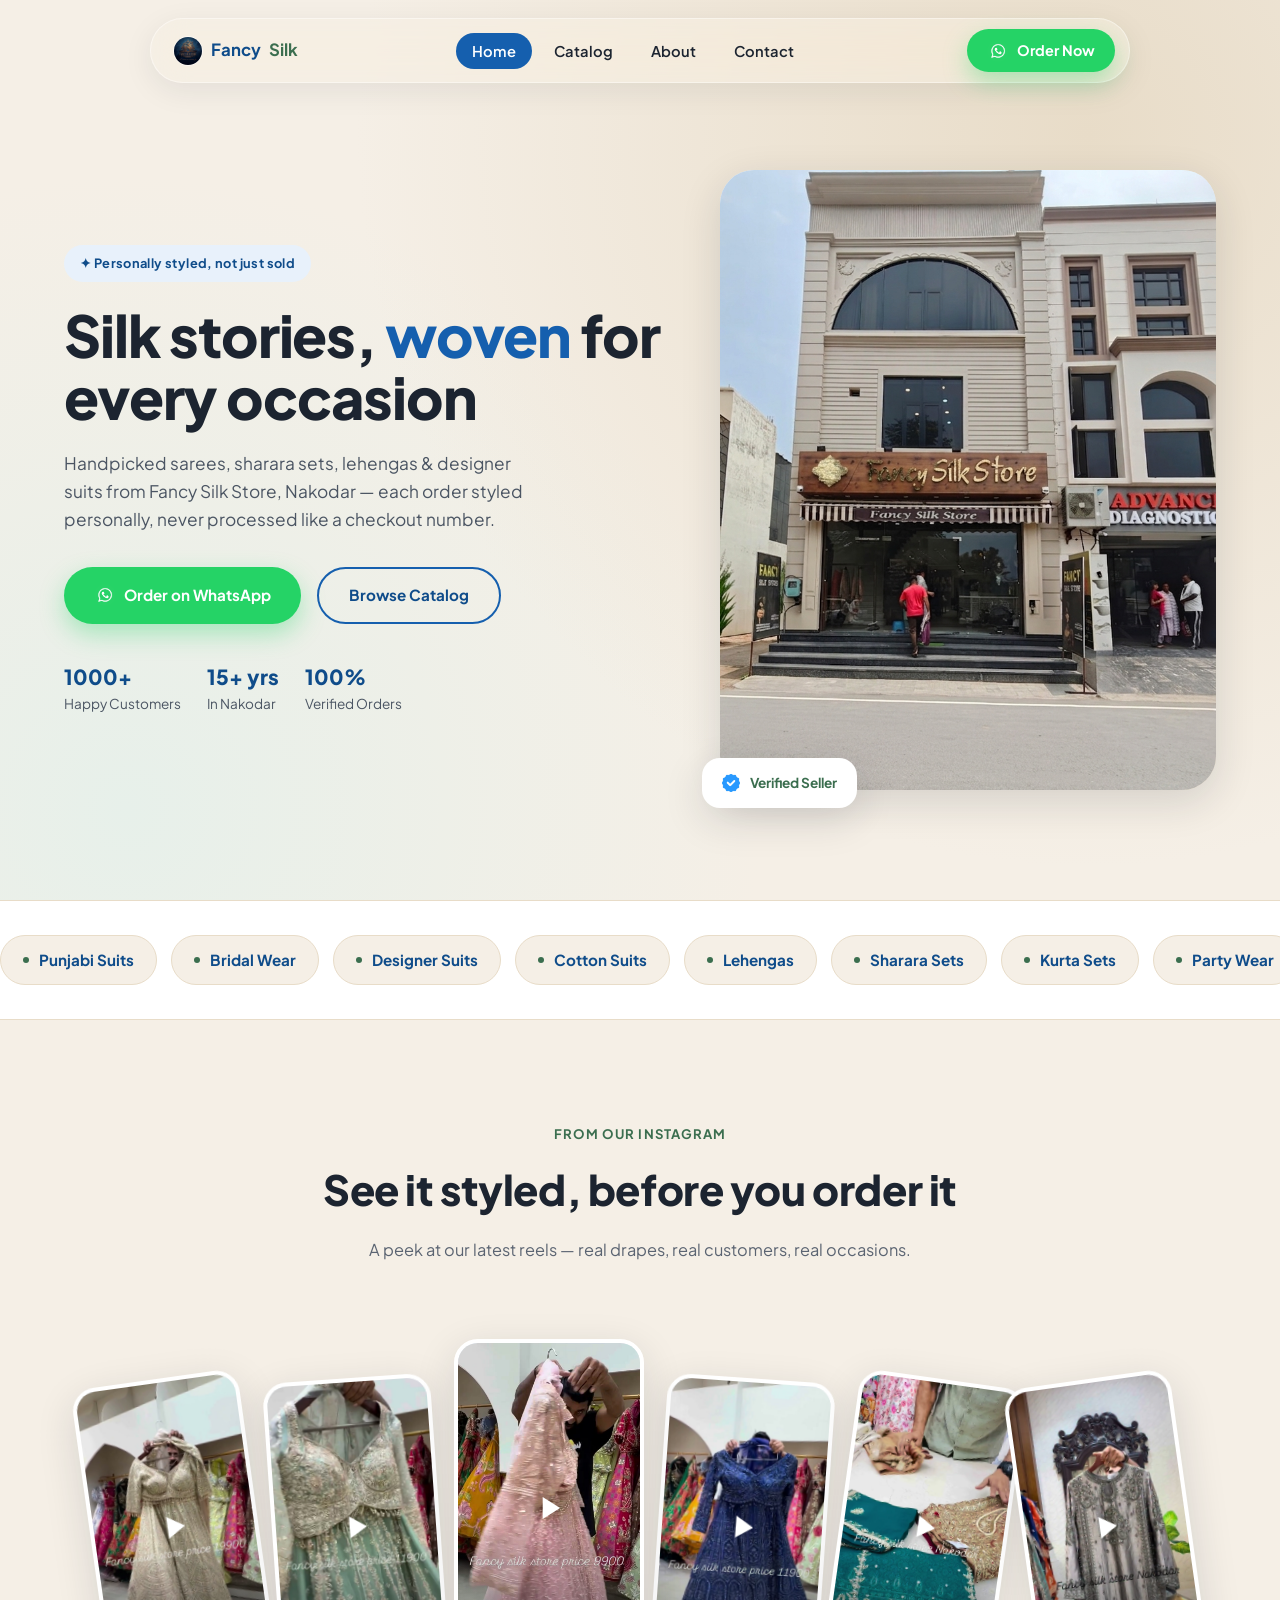
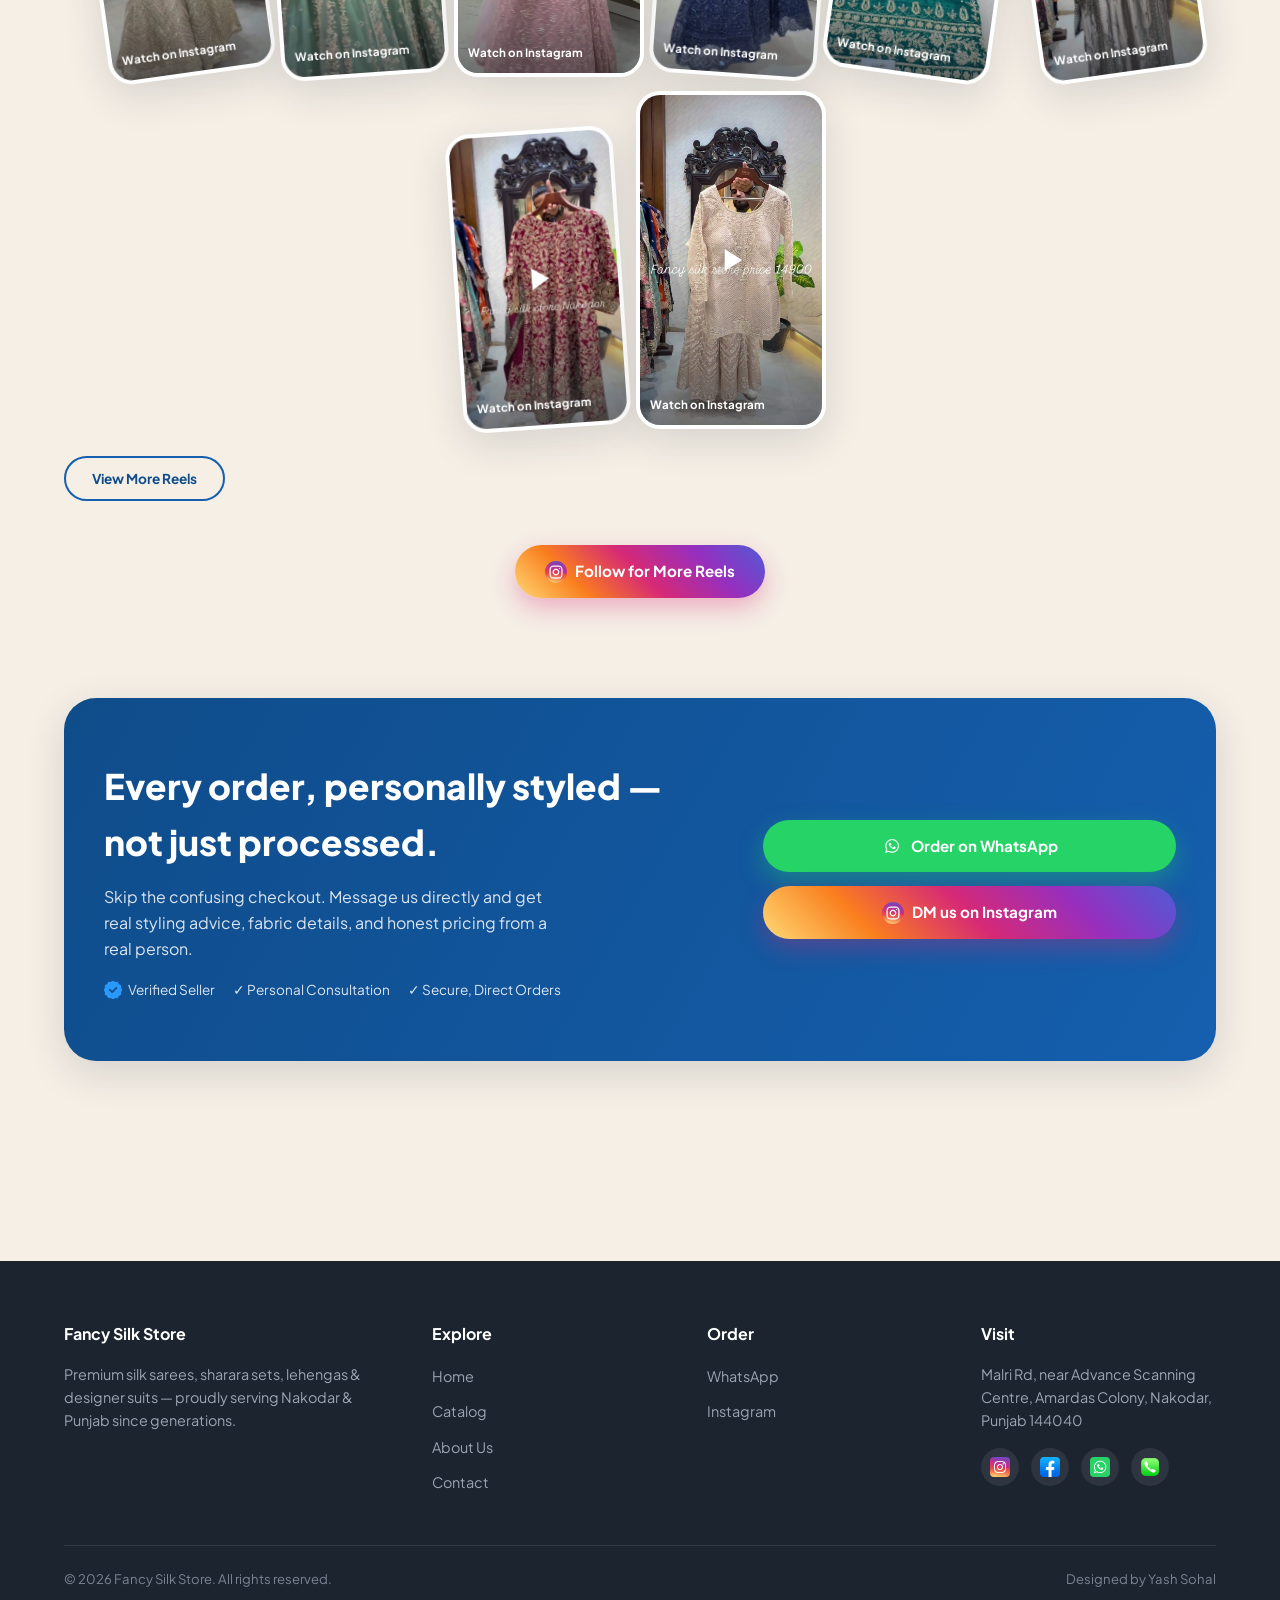
<file: index.html>
<!DOCTYPE html>
<html lang="en">
<head>
<meta charset="UTF-8">
<meta name="viewport" content="width=device-width, initial-scale=1.0">
<title>Fancy Silk Store — Premium Silk Sarees, Suits & Lehengas in Nakodar, Punjab</title>
<meta name="description" content="Fancy Silk Store, Nakodar — handpicked silk sarees, sharara sets, lehengas & designer suits. Personally styled orders via WhatsApp & Instagram. Visit our store or shop from home.">
<meta name="keywords" content="Fancy Silk Store, silk sarees Nakodar, lehenga Punjab, sharara sets, designer suits Nakodar, saree shop Jalandhar">
<meta name="robots" content="index, follow">
<link rel="canonical" href="https://fancysilkstore.com/">
<meta name="theme-color" content="#155FAE">

<!-- Open Graph -->
<meta property="og:type" content="website">
<meta property="og:site_name" content="Fancy Silk Store">
<meta property="og:title" content="Fancy Silk Store — Premium Silk Sarees, Suits & Lehengas">
<meta property="og:description" content="Handpicked silk sarees, sharara sets, lehengas & designer suits — personally styled orders via WhatsApp & Instagram.">
<meta property="og:url" content="https://fancysilkstore.com/">
<meta property="og:image" content="https://fancysilkstore.com/assets/images/og-home.jpg">
<meta property="og:locale" content="en_IN">

<!-- Twitter -->
<meta name="twitter:card" content="summary_large_image">
<meta name="twitter:title" content="Fancy Silk Store — Premium Silk Sarees, Suits & Lehengas">
<meta name="twitter:description" content="Handpicked silk sarees, sharara sets, lehengas & designer suits — personally styled orders via WhatsApp & Instagram.">
<meta name="twitter:image" content="https://fancysilkstore.com/assets/images/og-home.jpg">

<link rel="icon" href="/favicon.ico" sizes="any">
<link rel="icon" href="/assets/images/favicon-32.png" sizes="32x32" type="image/png">
<link rel="icon" href="/assets/images/favicon-16.png" sizes="16x16" type="image/png">
<link rel="apple-touch-icon" href="/assets/images/apple-touch-icon.png">
<link rel="manifest" href="/manifest.json">
<link rel="preconnect" href="https://fonts.googleapis.com">
<link rel="preconnect" href="https://fonts.gstatic.com" crossorigin>
<link href="https://fonts.googleapis.com/css2?family=Plus+Jakarta+Sans:wght@400;500;600;700;800&display=swap" rel="stylesheet">
<link rel="stylesheet" href="/assets/css/style.css?v=20">

<script type="application/ld+json">
{
  "@context": "https://schema.org",
  "@type": "ClothingStore",
  "name": "Fancy Silk Store",
  "image": "https://fancysilkstore.com/assets/images/og-home.jpg",
  "url": "https://fancysilkstore.com/",
  "telephone": "+91-8699161743",
  "priceRange": "₹₹",
  "address": {
    "@type": "PostalAddress",
    "streetAddress": "Malri Rd, near Advance Scanning Centre, Amardas Colony",
    "addressLocality": "Nakodar",
    "addressRegion": "Punjab",
    "postalCode": "144040",
    "addressCountry": "IN"
  },
  "geo": {
    "@type": "GeoCoordinates",
    "latitude": 31.1307963,
    "longitude": 75.4768162
  },
  "sameAs": [
    "https://www.instagram.com/fancy_silk_store_nakodar",
    "https://wa.me/918699161743"
  ]
}
</script>
</head>
<body>

<div class="mobile-topbar">
  <img src="/assets/images/site-logo.jpg" alt="Fancy Silk Store logo">
  <span>Fancy <em>Silk Store</em></span>
</div>
<nav class="mobile-bottombar">
  <a href="/" class="active"><span class="bubble-icon"><svg viewBox="0 0 24 24" fill="none" stroke="currentColor" stroke-width="2"><path d="M3 11l9-8 9 8v9a2 2 0 0 1-2 2h-4v-6H9v6H5a2 2 0 0 1-2-2z"/></svg></span><span>Store</span></a>
  <a href="/catalog.html"><span class="bubble-icon"><svg viewBox="0 0 24 24" fill="none" stroke="currentColor" stroke-width="2"><path d="M6 7V6a6 6 0 0 1 12 0v1M4 7h16l-1.2 13.2A2 2 0 0 1 16.8 22H7.2a2 2 0 0 1-2-1.8L4 7z"/></svg></span><span>Catalog</span></a>
  <a href="https://www.instagram.com/fancy_silk_store_nakodar" target="_blank" rel="noopener"><span class="bubble-icon"><img src="/assets/images/instagram-logo.jpg" alt=""></span><span>Instagram</span></a>
  <a href="https://wa.me/918699161743" target="_blank" rel="noopener"><span class="bubble-icon"><img src="/assets/images/whatsapp-logo.jpg" alt=""></span><span>WhatsApp</span></a>
  <a href="https://www.google.com/maps?q=Fancy+Silk+Store,Malri+Rd,Amardas+Colony,Nakodar,Punjab+144040" target="_blank" rel="noopener"><span class="bubble-icon"><svg viewBox="0 0 24 24" fill="none" stroke="currentColor" stroke-width="2"><path d="M12 21s7-7.5 7-12a7 7 0 0 0-14 0c0 4.5 7 12 7 12z"/><circle cx="12" cy="9" r="2.5"/></svg></span><span>Location</span></a>
</nav>

<nav class="site-nav">
  <a href="/" class="nav-logo"><img src="/assets/images/site-logo.jpg" alt="Fancy Silk Store logo" width="30" height="30">Fancy<span>Silk</span></a>
  <ul class="nav-links">
    <li><a href="/" class="active">Home</a></li>
    <li><a href="/catalog.html">Catalog</a></li>
    <li><a href="/about.html">About</a></li>
    <li><a href="/contact.html">Contact</a></li>
  </ul>
  <a href="https://wa.me/918699161743" class="nav-cta btn-whatsapp"><img src="/assets/images/whatsapp-logo.jpg" class="btn-icon round" alt="">Order Now</a>
  <button class="nav-toggle" aria-label="Toggle menu">☰</button>
</nav>

<header class="hero">
  <div class="container hero-grid">
    <div>
      <span class="hero-eyebrow">✦ Personally styled, not just sold</span>
      <h1>Silk stories, <em class="word-rotate" data-words="woven,styled,crafted,draped">woven</em> for every occasion</h1>
      <p>Handpicked sarees, sharara sets, lehengas & designer suits from Fancy Silk Store, Nakodar — each order styled personally, never processed like a checkout number.</p>
      <div class="hero-actions">
        <a href="https://wa.me/918699161743" class="btn btn-whatsapp"><img src="/assets/images/whatsapp-logo.jpg" class="btn-icon round" alt="">Order on WhatsApp</a>
        <a href="/catalog.html" class="btn btn-outline">Browse Catalog</a>
      </div>
      <div class="hero-trust">
        <div><strong>1000+</strong>Happy Customers</div>
        <div><strong>15+ yrs</strong>In Nakodar</div>
        <div><strong>100%</strong>Verified Orders</div>
      </div>
    </div>
    <div class="hero-visual">
      <div class="frame"><img src="/assets/images/store-front.jpg" alt="Fancy Silk Store storefront, Nakodar" loading="eager"></div>
      <div class="hero-badge"><img src="/assets/images/verified-tick.png" alt="" class="verified-tick-icon">Verified Seller</div>
    </div>
  </div>
</header>

<section class="marquee-section" aria-label="Clothing categories">
  <div class="marquee-track">
    <span class="marquee-chip"><span class="dot"></span>Punjabi Suits</span>
    <span class="marquee-chip"><span class="dot"></span>Bridal Wear</span>
    <span class="marquee-chip"><span class="dot"></span>Designer Suits</span>
    <span class="marquee-chip"><span class="dot"></span>Cotton Suits</span>
    <span class="marquee-chip"><span class="dot"></span>Lehengas</span>
    <span class="marquee-chip"><span class="dot"></span>Sharara Sets</span>
    <span class="marquee-chip"><span class="dot"></span>Kurta Sets</span>
    <span class="marquee-chip"><span class="dot"></span>Party Wear</span>
  </div>
</section>

<section class="section reels-section">
  <div class="container">
    <div class="section-head reveal">
      <span class="section-eyebrow">From Our Instagram</span>
      <h2>See it styled, before you order it</h2>
      <p>A peek at our latest reels — real drapes, real customers, real occasions.</p>
    </div>
    <div class="reels-row">
      <!-- rendered dynamically from REEL_IMAGES in products.js -->
    </div>
    <div class="reels-cta">
      <a href="https://www.instagram.com/fancy_silk_store_nakodar" target="_blank" rel="noopener" class="btn btn-instagram"><img src="/assets/images/instagram-logo.jpg" class="btn-icon round" alt="">Follow for More Reels</a>
    </div>
  </div>
</section>

<section class="section" style="padding-top:0;">
  <div class="container">
    <div class="order-band reveal">
      <div>
        <h2>Every order, personally styled — not just processed.</h2>
        <p>Skip the confusing checkout. Message us directly and get real styling advice, fabric details, and honest pricing from a real person.</p>
        <div class="order-trust">
          <span><img src="/assets/images/verified-tick.png" alt="" class="verified-tick-icon">Verified Seller</span>
          <span>✓ Personal Consultation</span>
          <span>✓ Secure, Direct Orders</span>
        </div>
      </div>
      <div class="order-actions">
        <a href="https://wa.me/918699161743" class="btn btn-whatsapp"><img src="/assets/images/whatsapp-logo.jpg" class="btn-icon round" alt="">Order on WhatsApp</a>
        <a href="https://www.instagram.com/fancy_silk_store_nakodar" target="_blank" rel="noopener" class="btn btn-instagram"><img src="/assets/images/instagram-logo.jpg" class="btn-icon round" alt="">DM us on Instagram</a>
      </div>
    </div>
  </div>
</section>

<footer class="site-footer">
  <div class="container">
    <div class="footer-grid">
      <div>
        <h4>Fancy Silk Store</h4>
        <p>Premium silk sarees, sharara sets, lehengas & designer suits — proudly serving Nakodar & Punjab since generations.</p>
      </div>
      <div>
        <h4>Explore</h4>
        <ul>
          <li><a href="/">Home</a></li>
          <li><a href="/catalog.html">Catalog</a></li>
          <li><a href="/about.html">About Us</a></li>
          <li><a href="/contact.html">Contact</a></li>
        </ul>
      </div>
      <div>
        <h4>Order</h4>
        <ul>
          <li><a href="https://wa.me/918699161743">WhatsApp</a></li>
          <li><a href="https://www.instagram.com/fancy_silk_store_nakodar">Instagram</a></li>
        </ul>
      </div>
      <div>
        <h4>Visit</h4>
        <p>Malri Rd, near Advance Scanning Centre, Amardas Colony, Nakodar, Punjab 144040</p>
        <div class="footer-social">
          <a href="https://www.instagram.com/fancy_silk_store_nakodar" target="_blank" rel="noopener" aria-label="Instagram"><img src="/assets/images/instagram-logo.jpg" alt="Instagram"></a>
          <a href="https://www.facebook.com/fancysilkstorenakoder" target="_blank" rel="noopener" aria-label="Facebook"><img src="/assets/images/facebook-logo.jpg" alt="Facebook"></a>
          <a href="https://wa.me/918699161743" target="_blank" rel="noopener" aria-label="WhatsApp"><img src="/assets/images/whatsapp-logo.jpg" alt="WhatsApp"></a>
          <a href="tel:+918699161743" aria-label="Call"><img src="/assets/images/phone-logo.png" alt="Call"></a>
        </div>
      </div>
    </div>
    <div class="footer-bottom">
      <span>© 2026 Fancy Silk Store. All rights reserved.</span>
      <span>Designed by Yash Sohal</span>
    </div>
  </div>
</footer>

<div class="reel-video-lightbox" id="reel-video-lightbox">
  <div class="reel-video-backdrop"></div>
  <div class="reel-video-card">
    <button type="button" class="reel-video-close" aria-label="Close">&times;</button>
    <video class="reel-video-player" playsinline controls></video>
  </div>
</div>

<script src="/assets/js/products.js?v=10"></script>
<script src="/assets/js/main.js?v=23"></script>
</body>
</html>
</file>
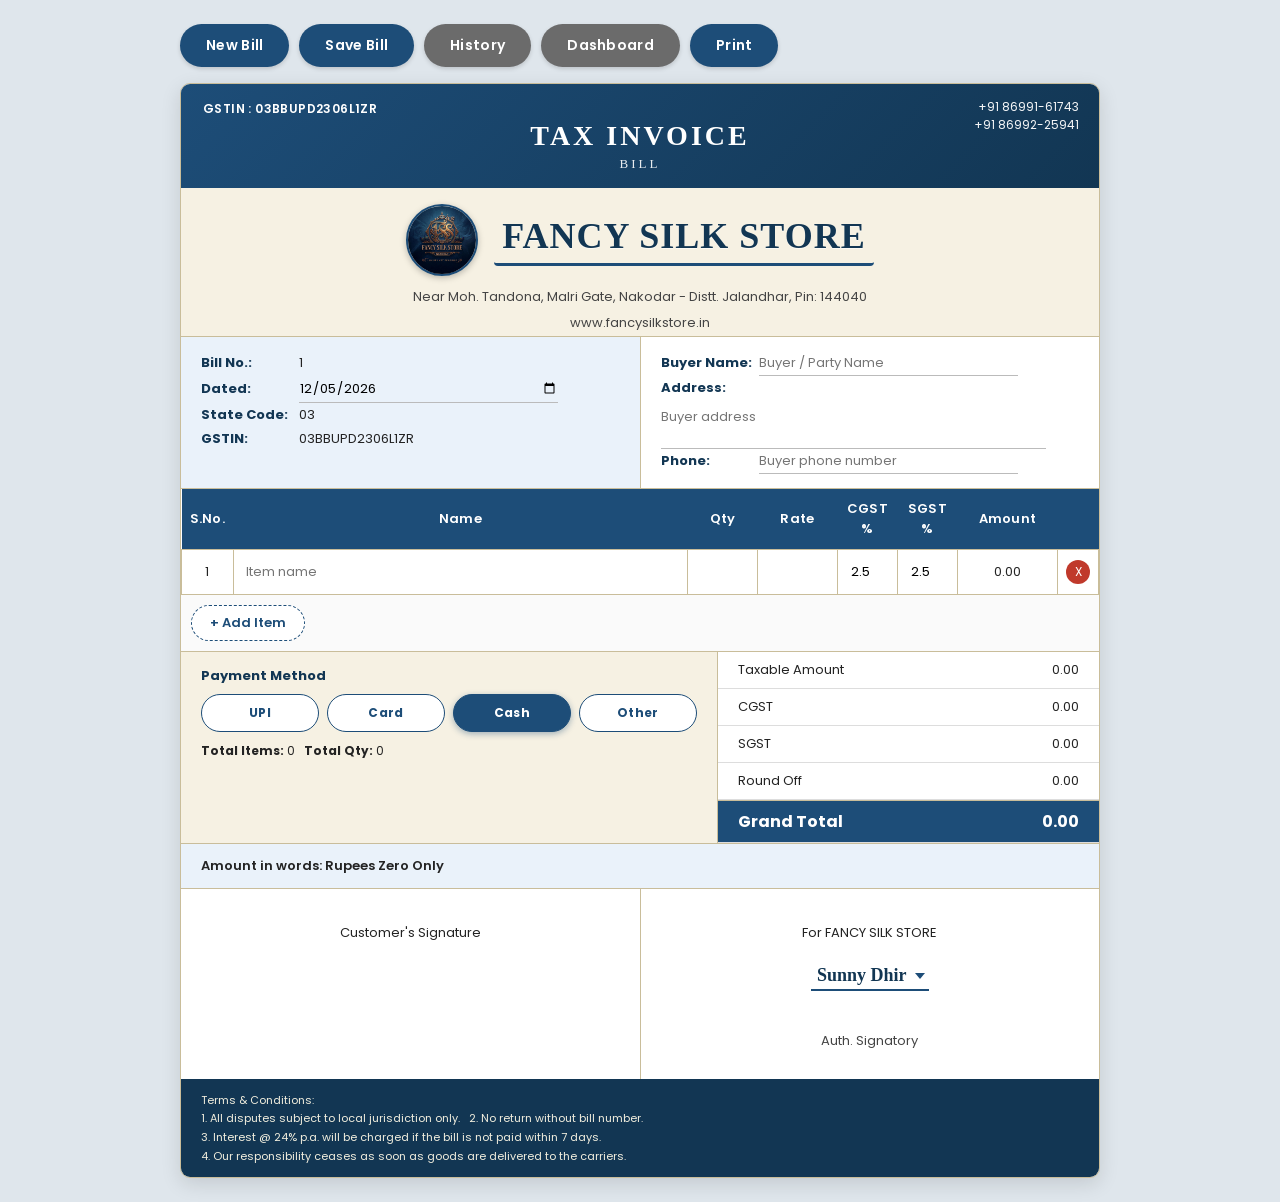
<file: bill/index.html>
<!DOCTYPE html>
<html lang="en">
<head>
<meta charset="UTF-8">
<title>Fancy Silk Store - Billing</title>
<link rel="preconnect" href="https://fonts.googleapis.com">
<link rel="preconnect" href="https://fonts.gstatic.com" crossorigin>
<link href="https://fonts.googleapis.com/css2?family=Poppins:wght@400;500;600;700;800&display=swap" rel="stylesheet">
<style>
  :root{
    --blue:#1d4d78;
    --blue-dark:#123653;
    --blue-light:#eaf2fa;
    --beige:#f6f1e3;
    --beige-dark:#e9dfc4;
    --border:#c9bd9a;
    --text:#232323;
  }
  *{box-sizing:border-box;}
  button, input, select, textarea{font-family:inherit;}
  body{
    margin:0;background:#dfe6ec;padding:24px;
    font-family:'Poppins','Segoe UI',Tahoma,Verdana,sans-serif;color:var(--text);
  }
  h1,h2,.company-name,.tax-invoice-label,.bill-word{font-family:Georgia,'Times New Roman',serif;}

  .toolbar{max-width:920px;margin:0 auto 16px;display:flex;gap:10px;flex-wrap:wrap;}
  .toolbar button{
    position:relative;overflow:hidden;isolation:isolate;
    padding:11px 26px;border:none;border-radius:999px;background:var(--blue);color:#fff;
    font-weight:600;cursor:pointer;font-size:14px;letter-spacing:.3px;
    transition:transform .12s ease,background .12s ease,box-shadow .12s ease;
    box-shadow:0 2px 4px rgba(0,0,0,.15);
  }
  .toolbar button:hover{background:var(--blue-dark);transform:translateY(-3px);box-shadow:0 6px 14px rgba(0,0,0,.25);}
  .toolbar button:active{transform:translateY(0) scale(.96);box-shadow:0 2px 4px rgba(0,0,0,.2);}
  .toolbar button:focus-visible{outline:3px solid #9fc4ee;outline-offset:2px;}
  .toolbar button.secondary{background:#6b6b6b;}
  .toolbar button.secondary:hover{background:#4d4d4d;}
  .ripple{
    position:absolute;border-radius:50%;background:rgba(255,255,255,.55);
    transform:scale(0);animation:ripple-anim .5s ease-out;pointer-events:none;z-index:0;
  }
  @keyframes ripple-anim{to{transform:scale(2.6);opacity:0;}}

  .invoice{
    max-width:920px;margin:0 auto;background:#fff;border:1px solid var(--border);
    border-radius:10px;overflow:hidden;box-shadow:0 6px 20px rgba(0,0,0,.12);
  }
  .head-band{
    background:linear-gradient(135deg,var(--blue),var(--blue-dark));color:#fff;
    padding:16px 22px;position:relative;
  }
  .head-band .gstin{font-size:12px;font-weight:600;letter-spacing:.4px;}
  .head-band .phones{position:absolute;top:14px;right:20px;font-size:12px;text-align:right;opacity:.95;}
  .head-band .phones div[contenteditable]:hover{background:rgba(255,255,255,.12);border-radius:4px;}
  .head-band .tax-invoice-label{
    text-align:center;font-size:28px;font-weight:bold;letter-spacing:3px;margin-top:2px;
    transition:letter-spacing .35s ease,text-shadow .35s ease;
    animation:heading-in .6s ease-out;
  }
  .head-band .tax-invoice-label:hover{letter-spacing:6px;text-shadow:0 0 10px rgba(255,255,255,.5);}
  .head-band .tax-invoice-label .bill-word{
    display:block;font-size:13px;font-weight:normal;letter-spacing:3px;margin-top:4px;opacity:.9;
    font-variant:small-caps;
  }
  @keyframes heading-in{
    from{opacity:0;transform:translateY(-8px);letter-spacing:8px;}
    to{opacity:1;transform:translateY(0);letter-spacing:3px;}
  }

  .company-row{
    background:var(--beige);padding:16px 10px 8px;text-align:center;
    display:flex;align-items:center;justify-content:center;gap:16px;
  }
  .company-logo{
    height:72px;width:72px;object-fit:cover;border-radius:50%;
    border:2px solid var(--blue);box-shadow:0 2px 6px rgba(0,0,0,.25);
    transition:transform .25s ease;
  }
  .company-logo:hover{transform:scale(1.08) rotate(2deg);}
  .company-name{
    font-family:'Palatino Linotype','Book Antiqua',Georgia,serif;
    font-size:36px;font-weight:bold;color:var(--blue-dark);display:inline-block;
    border-bottom:3px solid var(--blue);padding-bottom:6px;letter-spacing:1px;
    text-shadow:0 1px 0 rgba(255,255,255,.6);
    transition:background .15s,letter-spacing .35s ease,text-shadow .35s ease,color .35s ease;
    border-radius:4px;padding-left:8px;padding-right:8px;
  }
  .company-name:hover{letter-spacing:4px;color:var(--blue);text-shadow:0 2px 6px rgba(29,77,120,.25);}
  [contenteditable]{cursor:text;}
  [contenteditable]:hover{background:#fffdf5;}
  [contenteditable]:focus{outline:2px dashed var(--blue);background:#fffde7;}
  .company-sub{text-align:center;font-size:13px;padding:3px 20px;color:#444;background:var(--beige);}
  .company-sub:last-of-type{padding-bottom:14px;}

  .meta-row{display:flex;border-top:1px solid var(--border);border-bottom:1px solid var(--border);}
  .meta-row > div{flex:1;padding:14px 20px;font-size:13px;line-height:1.9;background:#fff;}
  .meta-row > div:first-child{border-right:1px solid var(--border);background:var(--blue-light);}
  .meta-row label{font-weight:700;display:inline-block;min-width:95px;color:var(--blue-dark);}
  .meta-row input, .meta-row textarea{
    border:none;border-bottom:1px solid #bbb;font-size:13px;font-family:inherit;
    width:62%;background:transparent;padding:2px 0;transition:border-color .15s;
  }
  .meta-row input:focus, .meta-row textarea:focus{border-color:var(--blue);outline:none;}
  .meta-row textarea{width:92%;resize:none;height:44px;display:block;margin-top:4px;}

  table.items{width:100%;border-collapse:collapse;font-size:13px;}
  table.items th{
    background:var(--blue);color:#fff;padding:10px 8px;font-weight:600;letter-spacing:.3px;
  }
  table.items td{border:1px solid var(--border);padding:8px;text-align:center;}
  table.items tbody tr{transition:background .12s;}
  table.items tbody tr:nth-child(even){background:#fafafa;}
  table.items tbody tr:hover{background:var(--blue-light);}
  table.items td.name{text-align:left;}
  table.items input{
    width:100%;border:none;text-align:center;font-size:13px;background:transparent;
    padding:4px;border-radius:4px;transition:background .12s;
  }
  table.items input:hover{background:#fff;}
  table.items input:focus{background:#fffde7;outline:1px solid var(--blue);}
  table.items td.name input{text-align:left;}
  .row-actions{width:34px;}
  .row-actions button{
    border:none;background:#c0392b;color:#fff;border-radius:999px;cursor:pointer;font-size:12px;
    width:24px;height:24px;padding:0;transition:background .12s,transform .12s;
  }
  .row-actions button:hover{background:#992d22;transform:scale(1.12);}
  .row-actions button:active{transform:scale(.9);}
  .add-row{padding:10px;text-align:left;background:#fafafa;}
  .add-row button{
    position:relative;overflow:hidden;
    border:1.5px dashed var(--blue);color:var(--blue);background:#fff;padding:7px 18px;
    cursor:pointer;border-radius:999px;font-size:13px;font-weight:600;transition:all .15s;
  }
  .add-row button:hover{background:var(--blue);color:#fff;border-style:solid;transform:translateY(-2px);box-shadow:0 4px 10px rgba(0,0,0,.15);}
  .add-row button:active{transform:translateY(0) scale(.96);}

  .totals{display:flex;border-top:1px solid var(--border);}
  .totals .left{flex:1.3;padding:14px 20px;font-size:13px;background:var(--beige);}
  .totals .left textarea{
    width:100%;border:1px solid var(--border);border-radius:6px;font-family:inherit;
    font-size:13px;padding:8px;resize:none;height:70px;background:#fffdf7;
  }
  .totals .right{flex:1;padding:0;font-size:13px;border-left:1px solid var(--border);}
  .totals .right div{display:flex;justify-content:space-between;padding:8px 20px;border-bottom:1px solid #ddd;}
  .totals .right div.grand{
    font-weight:bold;font-size:16px;border-top:1px solid var(--border);
    background:var(--blue);color:#fff;
  }
  .words-row{border-top:1px solid var(--border);padding:12px 20px;font-size:13px;font-weight:600;background:var(--blue-light);}
  .sign-row{display:flex;border-top:1px solid var(--border);}
  .sign-row div{flex:1;padding:34px 16px 14px;font-size:13px;text-align:center;}
  .sign-row div:first-child{border-right:1px solid var(--border);}
  .signatory-select{
    font-family:'Palatino Linotype','Book Antiqua',Georgia,serif;
    font-size:18px;font-weight:bold;color:var(--blue-dark);
    border:none;border-bottom:2px solid var(--blue);background:transparent;
    padding:2px 22px 4px 6px;cursor:pointer;text-align:center;text-align-last:center;
    border-radius:0;transition:color .2s ease,border-color .2s ease,letter-spacing .2s ease;
    appearance:none;-webkit-appearance:none;
    background-image:url("data:image/svg+xml;utf8,<svg xmlns='http://www.w3.org/2000/svg' width='10' height='6'><path d='M0 0l5 6 5-6z' fill='%231d4d78'/></svg>");
    background-repeat:no-repeat;background-position:right 4px center;
  }
  .signatory-select:hover{color:var(--blue);letter-spacing:1px;}
  .signatory-select:focus{outline:2px dashed var(--blue);}
  .signatory-caption{font-size:12px;margin-top:6px;color:#444;}
  .terms{background:var(--blue-dark);color:#f1eede;font-size:11px;padding:12px 20px;line-height:1.7;}

  .payment-toggle{display:flex;gap:8px;}
  .pay-btn{
    flex:1;padding:9px 6px;border-radius:999px;border:1.5px solid var(--blue);
    background:#fff;color:var(--blue);font-weight:700;font-size:12px;letter-spacing:.3px;
    cursor:pointer;transition:all .15s ease;
  }
  .pay-btn:hover{transform:translateY(-2px);box-shadow:0 3px 8px rgba(0,0,0,.15);}
  .pay-btn.active{background:var(--blue);color:#fff;border-color:var(--blue);box-shadow:0 2px 6px rgba(29,77,120,.4);}

  .thermal-receipt{display:none;}

  @media print{
    *{
      -webkit-print-color-adjust:exact !important;
      print-color-adjust:exact !important;
      color-adjust:exact !important;
    }
    @page{size:80mm auto;margin:3mm;}
    body{background:#fff;padding:0;}
    .toolbar, .invoice{display:none !important;}
    .thermal-receipt{
      display:block !important;width:80mm;margin:0 auto;color:#000;
      font-family:'Courier New',Consolas,monospace;font-size:12px;line-height:1.45;
    }
    .thermal-receipt .tr-center{text-align:center;}
    .thermal-receipt .tr-bold{font-weight:bold;}
    .thermal-receipt .tr-shop{font-size:16px;}
    .thermal-receipt .tr-small{font-size:11px;}
    .thermal-receipt .tr-row{display:flex;justify-content:space-between;gap:8px;}
    .thermal-receipt .tr-item{margin-top:3px;}
    .thermal-receipt .tr-item-name{font-weight:bold;}
    .thermal-receipt .tr-divider{border-top:1px dashed #000;margin:6px 0;}
    .thermal-receipt .tr-total{font-size:14px;margin-top:2px;}
  }
</style>
</head>
<body>

<div class="toolbar">
  <button onclick="newBill()">New Bill</button>
  <button onclick="saveBill()">Save Bill</button>
  <button class="secondary" onclick="location.href='../bill-history.html'">History</button>
  <button class="secondary" onclick="location.href='../dashboard.html'">Dashboard</button>
  <button onclick="window.print()">Print</button>
</div>

<div class="invoice" id="invoice">
  <div class="head-band">
    <div class="gstin">GSTIN : <span id="gstin">03BBUPD2306L1ZR</span></div>
    <div class="phones">
      <div contenteditable id="phone1">+91 86991-61743</div>
      <div contenteditable id="phone2">+91 86992-25941</div>
    </div>
    <div class="tax-invoice-label">TAX INVOICE<span class="bill-word">BILL</span></div>
  </div>

  <div class="company-row">
    <img src="../assets/images/site-logo.jpg" alt="Fancy Silk Store logo" class="company-logo">
    <div class="company-name" contenteditable id="companyName">FANCY SILK STORE</div>
  </div>
  <div class="company-sub" contenteditable id="companyAddress">Near Moh. Tandona, Malri Gate, Nakodar - Distt. Jalandhar, Pin: 144040</div>
  <div class="company-sub" contenteditable id="companyEmail">www.fancysilkstore.in</div>

  <div class="meta-row">
    <div>
      <div><label>Bill No.:</label> <span id="billNo">1</span></div>
      <div><label>Dated:</label> <input type="date" id="billDate"></div>
      <div><label>State Code:</label> <span id="stateCode">03</span></div>
      <div><label>GSTIN:</label> <span id="gstinMeta">03BBUPD2306L1ZR</span></div>
    </div>
    <div>
      <div><label>Buyer Name:</label> <input type="text" id="buyerName" placeholder="Buyer / Party Name" spellcheck="true" autocapitalize="words"></div>
      <div><label>Address:</label><br><textarea id="buyerAddress" placeholder="Buyer address" spellcheck="true" autocapitalize="sentences"></textarea></div>
      <div><label>Phone:</label> <input type="text" id="buyerPhone" placeholder="Buyer phone number"></div>
    </div>
  </div>

  <table class="items">
    <thead>
      <tr>
        <th style="width:30px;">S.No.</th>
        <th>Name</th>
        <th style="width:70px;">Qty</th>
        <th style="width:80px;">Rate</th>
        <th style="width:60px;">CGST %</th>
        <th style="width:60px;">SGST %</th>
        <th style="width:100px;">Amount</th>
        <th class="row-actions"></th>
      </tr>
    </thead>
    <tbody id="itemsBody"></tbody>
  </table>
  <div class="add-row"><button onclick="addRow()">+ Add Item</button></div>

  <div class="totals">
    <div class="left">
      <div style="font-weight:700;color:var(--blue-dark);margin-bottom:8px;">Payment Method</div>
      <div class="payment-toggle" id="paymentToggle">
        <button type="button" class="pay-btn" data-value="UPI" onclick="selectPayment('UPI')">UPI</button>
        <button type="button" class="pay-btn" data-value="Card" onclick="selectPayment('Card')">Card</button>
        <button type="button" class="pay-btn active" data-value="Cash" onclick="selectPayment('Cash')">Cash</button>
        <button type="button" class="pay-btn" data-value="Other" onclick="selectPayment('Other')">Other</button>
      </div>
      <input type="hidden" id="paymentMethod" value="Cash">
      <div style="margin-top:10px;font-size:12px;"><b>Total Items:</b> <span id="totalItems">0</span> &nbsp; <b>Total Qty:</b> <span id="totalQty">0</span></div>
    </div>
    <div class="right">
      <div><span>Taxable Amount</span><span id="taxable">0.00</span></div>
      <div><span>CGST</span><span id="cgstAmt">0.00</span></div>
      <div><span>SGST</span><span id="sgstAmt">0.00</span></div>
      <div><span>Round Off</span><span id="roundOff">0.00</span></div>
      <div class="grand"><span>Grand Total</span><span id="grandTotal">0.00</span></div>
    </div>
  </div>

  <div class="words-row">Amount in words: <span id="amountWords">Rupees Zero Only</span></div>

  <div class="sign-row">
    <div>Customer's Signature</div>
    <div>
      For <span id="signCompany">FANCY SILK STORE</span><br><br>
      <select id="signatoryName" class="signatory-select">
        <option value="Sunny Dhir">Sunny Dhir</option>
        <option value="Vikas Dhir">Vikas Dhir</option>
      </select>
      <div class="signatory-caption">Auth. Signatory</div>
    </div>
  </div>

  <div class="terms">
    Terms &amp; Conditions:<br>
    1. All disputes subject to local jurisdiction only. &nbsp; 2. No return without bill number.<br>
    3. Interest @ 24% p.a. will be charged if the bill is not paid within 7 days.<br>
    4. Our responsibility ceases as soon as goods are delivered to the carriers.
  </div>
</div>

<div class="thermal-receipt" id="thermalReceipt"></div>

<script>
const CGST_RATE = 2.5;
const SGST_RATE = 2.5;
const STORAGE_KEY = 'billing_history_v1';
const COUNTER_KEY = 'billing_counter_v1';

function todayISO(){
  const d = new Date();
  const tz = d.getTimezoneOffset()*60000;
  return new Date(d - tz).toISOString().slice(0,10);
}

function getCounter(){
  return parseInt(localStorage.getItem(COUNTER_KEY) || '0', 10);
}
function setCounter(v){
  localStorage.setItem(COUNTER_KEY, String(v));
}

function addRow(data){
  const tbody = document.getElementById('itemsBody');
  const tr = document.createElement('tr');
  const sno = tbody.children.length + 1;
  tr.innerHTML = `
    <td class="sno">${sno}</td>
    <td class="name"><input type="text" class="f-name" value="${data?data.name:''}" placeholder="Item name" spellcheck="true" autocapitalize="words"></td>
    <td><input type="number" class="f-qty" value="${data?data.qty:''}" min="0" oninput="recalc()"></td>
    <td><input type="number" class="f-rate" value="${data?data.rate:''}" min="0" oninput="recalc()"></td>
    <td><input type="number" class="f-cgst" value="${data?data.cgst:CGST_RATE}" readonly></td>
    <td><input type="number" class="f-sgst" value="${data?data.sgst:SGST_RATE}" readonly></td>
    <td><span class="f-amount">0.00</span></td>
    <td class="row-actions"><button onclick="removeRow(this)">X</button></td>
  `;
  tbody.appendChild(tr);
  recalc();
}

function removeRow(btn){
  btn.closest('tr').remove();
  renumber();
  recalc();
}

function renumber(){
  document.querySelectorAll('#itemsBody tr').forEach((tr,i)=>{
    tr.querySelector('.sno').textContent = i+1;
  });
}

function numToWords(num){
  const a = ['','One','Two','Three','Four','Five','Six','Seven','Eight','Nine','Ten','Eleven','Twelve','Thirteen','Fourteen','Fifteen','Sixteen','Seventeen','Eighteen','Nineteen'];
  const b = ['','','Twenty','Thirty','Forty','Fifty','Sixty','Seventy','Eighty','Ninety'];
  function two(n){
    if(n<20) return a[n];
    return b[Math.floor(n/10)] + (n%10? ' '+a[n%10] : '');
  }
  function three(n){
    if(n>99) return a[Math.floor(n/100)] + ' Hundred' + (n%100? ' ' + two(n%100) : '');
    return two(n);
  }
  if(num===0) return 'Zero';
  let str='';
  const crore = Math.floor(num/10000000); num %= 10000000;
  const lakh = Math.floor(num/100000); num %= 100000;
  const thousand = Math.floor(num/1000); num %= 1000;
  const rest = num;
  if(crore) str += three(crore) + ' Crore ';
  if(lakh) str += three(lakh) + ' Lakh ';
  if(thousand) str += three(thousand) + ' Thousand ';
  if(rest) str += three(rest);
  return str.trim();
}

function recalc(){
  let taxable = 0, totalQty = 0, totalItems = 0;
  document.querySelectorAll('#itemsBody tr').forEach(tr=>{
    const qty = parseFloat(tr.querySelector('.f-qty').value) || 0;
    const rate = parseFloat(tr.querySelector('.f-rate').value) || 0;
    const amount = qty*rate;
    tr.querySelector('.f-amount').textContent = amount.toFixed(2);
    taxable += amount;
    if(tr.querySelector('.f-name').value.trim()) totalItems++;
    totalQty += qty;
  });
  const cgst = taxable * CGST_RATE/100;
  const sgst = taxable * SGST_RATE/100;
  const rawTotal = taxable + cgst + sgst;
  const grand = Math.round(rawTotal);
  const roundOff = grand - rawTotal;

  document.getElementById('taxable').textContent = taxable.toFixed(2);
  document.getElementById('cgstAmt').textContent = cgst.toFixed(2);
  document.getElementById('sgstAmt').textContent = sgst.toFixed(2);
  document.getElementById('roundOff').textContent = roundOff.toFixed(2);
  document.getElementById('grandTotal').textContent = grand.toFixed(2);
  document.getElementById('amountWords').textContent = 'Rupees ' + numToWords(grand) + ' Only';
  document.getElementById('totalItems').textContent = totalItems;
  document.getElementById('totalQty').textContent = totalQty;
  renderThermalReceipt();
}

function selectPayment(value){
  document.getElementById('paymentMethod').value = value;
  document.querySelectorAll('.pay-btn').forEach(b=>{
    b.classList.toggle('active', b.dataset.value === value);
  });
  renderThermalReceipt();
}

function toTitleCase(str){
  return str.replace(/\w\S*/g, t => t.charAt(0).toUpperCase() + t.substr(1).toLowerCase());
}

document.addEventListener('blur', (e)=>{
  if(e.target.matches('#buyerName, .f-name') && e.target.value.trim()){
    e.target.value = toTitleCase(e.target.value);
  }
}, true);

function renderThermalReceipt(){
  const data = collectBillData();
  const itemsHtml = data.items.map(it=>{
    const amt = ((parseFloat(it.qty)||0)*(parseFloat(it.rate)||0)).toFixed(2);
    if(!it.name && !it.qty) return '';
    return `<div class="tr-item">
      <div class="tr-item-name">${it.name||''}</div>
      <div class="tr-row tr-small"><span>${it.qty||0} x ${it.rate||0}</span><span>${amt}</span></div>
    </div>`;
  }).join('');
  document.getElementById('thermalReceipt').innerHTML = `
    <div class="tr-center tr-bold tr-shop">FANCY SILK STORE</div>
    <div class="tr-center tr-small">Near Moh. Tandona, Malri Gate,<br>Nakodar - Distt. Jalandhar, Pin: 144040</div>
    <div class="tr-center tr-small">Ph: 86991-61743 / 86992-25941</div>
    <div class="tr-center tr-small">www.fancysilkstore.in</div>
    <div class="tr-center tr-small">GSTIN: 03BBUPD2306L1ZR</div>
    <div class="tr-divider"></div>
    <div class="tr-row"><span>Bill No: ${data.billNo}</span><span>${data.date}</span></div>
    <div class="tr-row"><span>Buyer:</span><span>${data.buyerName||'-'}</span></div>
    ${data.buyerPhone ? `<div class="tr-row"><span>Phone:</span><span>${data.buyerPhone}</span></div>` : ''}
    <div class="tr-divider"></div>
    ${itemsHtml}
    <div class="tr-divider"></div>
    <div class="tr-row"><span>Taxable</span><span>${document.getElementById('taxable').textContent}</span></div>
    <div class="tr-row"><span>CGST</span><span>${document.getElementById('cgstAmt').textContent}</span></div>
    <div class="tr-row"><span>SGST</span><span>${document.getElementById('sgstAmt').textContent}</span></div>
    <div class="tr-row"><span>Round Off</span><span>${document.getElementById('roundOff').textContent}</span></div>
    <div class="tr-divider"></div>
    <div class="tr-row tr-bold tr-total"><span>TOTAL</span><span>Rs. ${document.getElementById('grandTotal').textContent}</span></div>
    <div class="tr-small" style="margin-top:4px;">${document.getElementById('amountWords').textContent}</div>
    <div class="tr-divider"></div>
    <div class="tr-row"><span>Payment:</span><span>${data.paymentMethod}</span></div>
    <div class="tr-row"><span>Signatory:</span><span>${data.signatoryName}</span></div>
    <div class="tr-divider"></div>
    <div class="tr-center tr-small">Thank you for shopping with us!</div>
    <div class="tr-center tr-small">No return without bill number.</div>
  `;
}

function newBill(){
  const next = getCounter() + 1;
  document.getElementById('billNo').textContent = next;
  document.getElementById('billDate').value = todayISO();
  document.getElementById('buyerName').value = '';
  document.getElementById('buyerAddress').value = '';
  document.getElementById('buyerPhone').value = '';
  document.getElementById('signatoryName').value = 'Sunny Dhir';
  selectPayment('Cash');
  document.getElementById('itemsBody').innerHTML = '';
  addRow();
  recalc();
}

function collectBillData(){
  const items = [...document.querySelectorAll('#itemsBody tr')].map(tr=>({
    name: tr.querySelector('.f-name').value,
    qty: tr.querySelector('.f-qty').value,
    rate: tr.querySelector('.f-rate').value,
    cgst: tr.querySelector('.f-cgst').value,
    sgst: tr.querySelector('.f-sgst').value
  }));
  return {
    billNo: document.getElementById('billNo').textContent,
    date: document.getElementById('billDate').value,
    buyerName: document.getElementById('buyerName').value,
    buyerAddress: document.getElementById('buyerAddress').value,
    buyerPhone: document.getElementById('buyerPhone').value,
    paymentMethod: document.getElementById('paymentMethod').value,
    signatoryName: document.getElementById('signatoryName').value,
    items,
    grandTotal: document.getElementById('grandTotal').textContent
  };
}

function saveBill(){
  const data = collectBillData();
  if(!data.items.length || data.items.every(i=>!i.name && !i.qty)){
    alert('Add at least one item before saving.');
    return;
  }
  const history = JSON.parse(localStorage.getItem(STORAGE_KEY) || '[]');
  const existingIdx = history.findIndex(h=>h.billNo === data.billNo);
  if(existingIdx >= 0){
    history[existingIdx] = data;
  } else {
    history.push(data);
    setCounter(parseInt(data.billNo,10));
  }
  localStorage.setItem(STORAGE_KEY, JSON.stringify(history));
  alert('Bill No. ' + data.billNo + ' saved.');
}

function loadBill(billNo){
  const history = JSON.parse(localStorage.getItem(STORAGE_KEY) || '[]');
  const data = history.find(h=>h.billNo === billNo);
  if(!data) return;
  document.getElementById('billNo').textContent = data.billNo;
  document.getElementById('billDate').value = data.date;
  document.getElementById('buyerName').value = data.buyerName;
  document.getElementById('buyerAddress').value = data.buyerAddress;
  document.getElementById('buyerPhone').value = data.buyerPhone;
  selectPayment(data.paymentMethod || 'Cash');
  document.getElementById('signatoryName').value = data.signatoryName || 'Sunny Dhir';
  document.getElementById('itemsBody').innerHTML = '';
  data.items.forEach(it=>addRow(it));
  recalc();
}

document.getElementById('companyName').addEventListener('input', ()=>{
  document.getElementById('signCompany').textContent = document.getElementById('companyName').textContent;
});

function spawnRipple(e){
  const btn = e.currentTarget;
  const rect = btn.getBoundingClientRect();
  const size = Math.max(rect.width, rect.height);
  const ripple = document.createElement('span');
  ripple.className = 'ripple';
  ripple.style.width = ripple.style.height = size + 'px';
  ripple.style.left = (e.clientX - rect.left - size/2) + 'px';
  ripple.style.top = (e.clientY - rect.top - size/2) + 'px';
  btn.appendChild(ripple);
  ripple.addEventListener('animationend', ()=>ripple.remove());
}
document.querySelectorAll('.toolbar button').forEach(btn=>btn.addEventListener('click', spawnRipple));

window.addEventListener('beforeprint', renderThermalReceipt);

newBill();
</script>
</body>
</html>
</file>
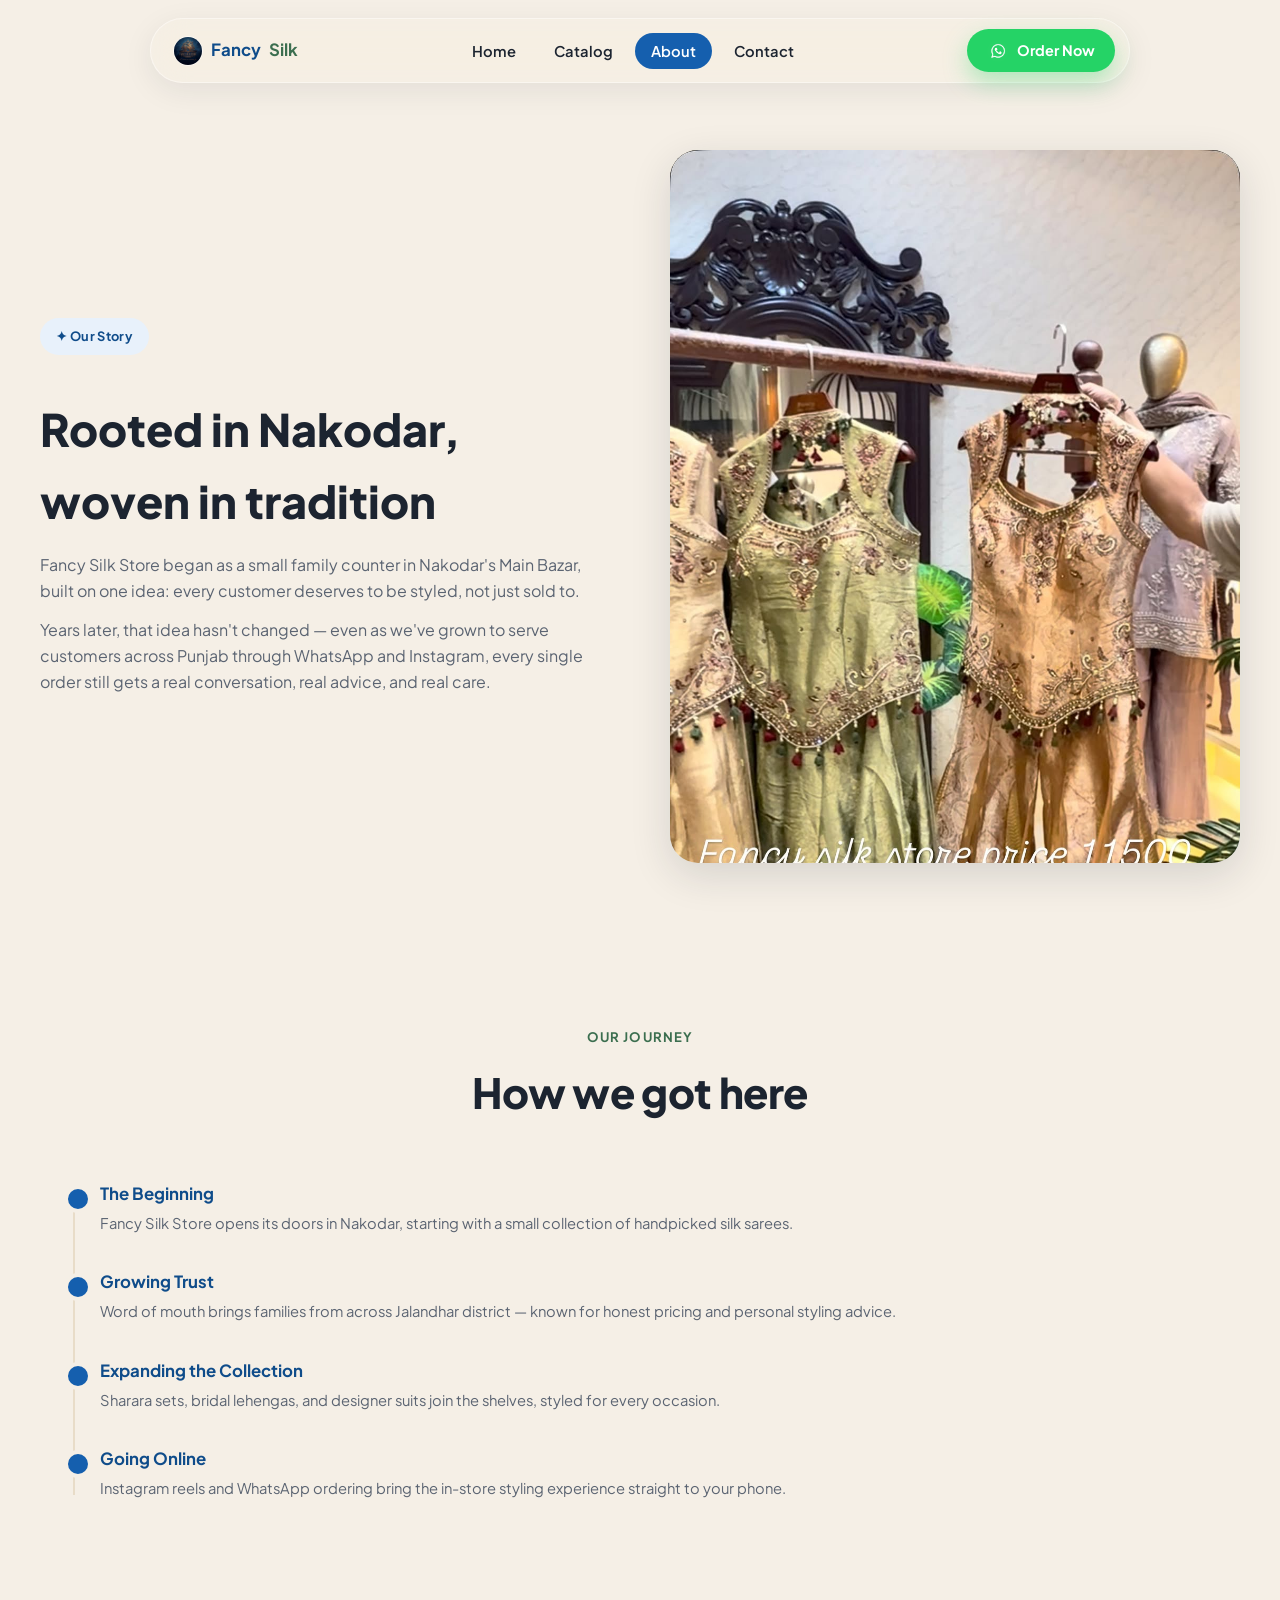
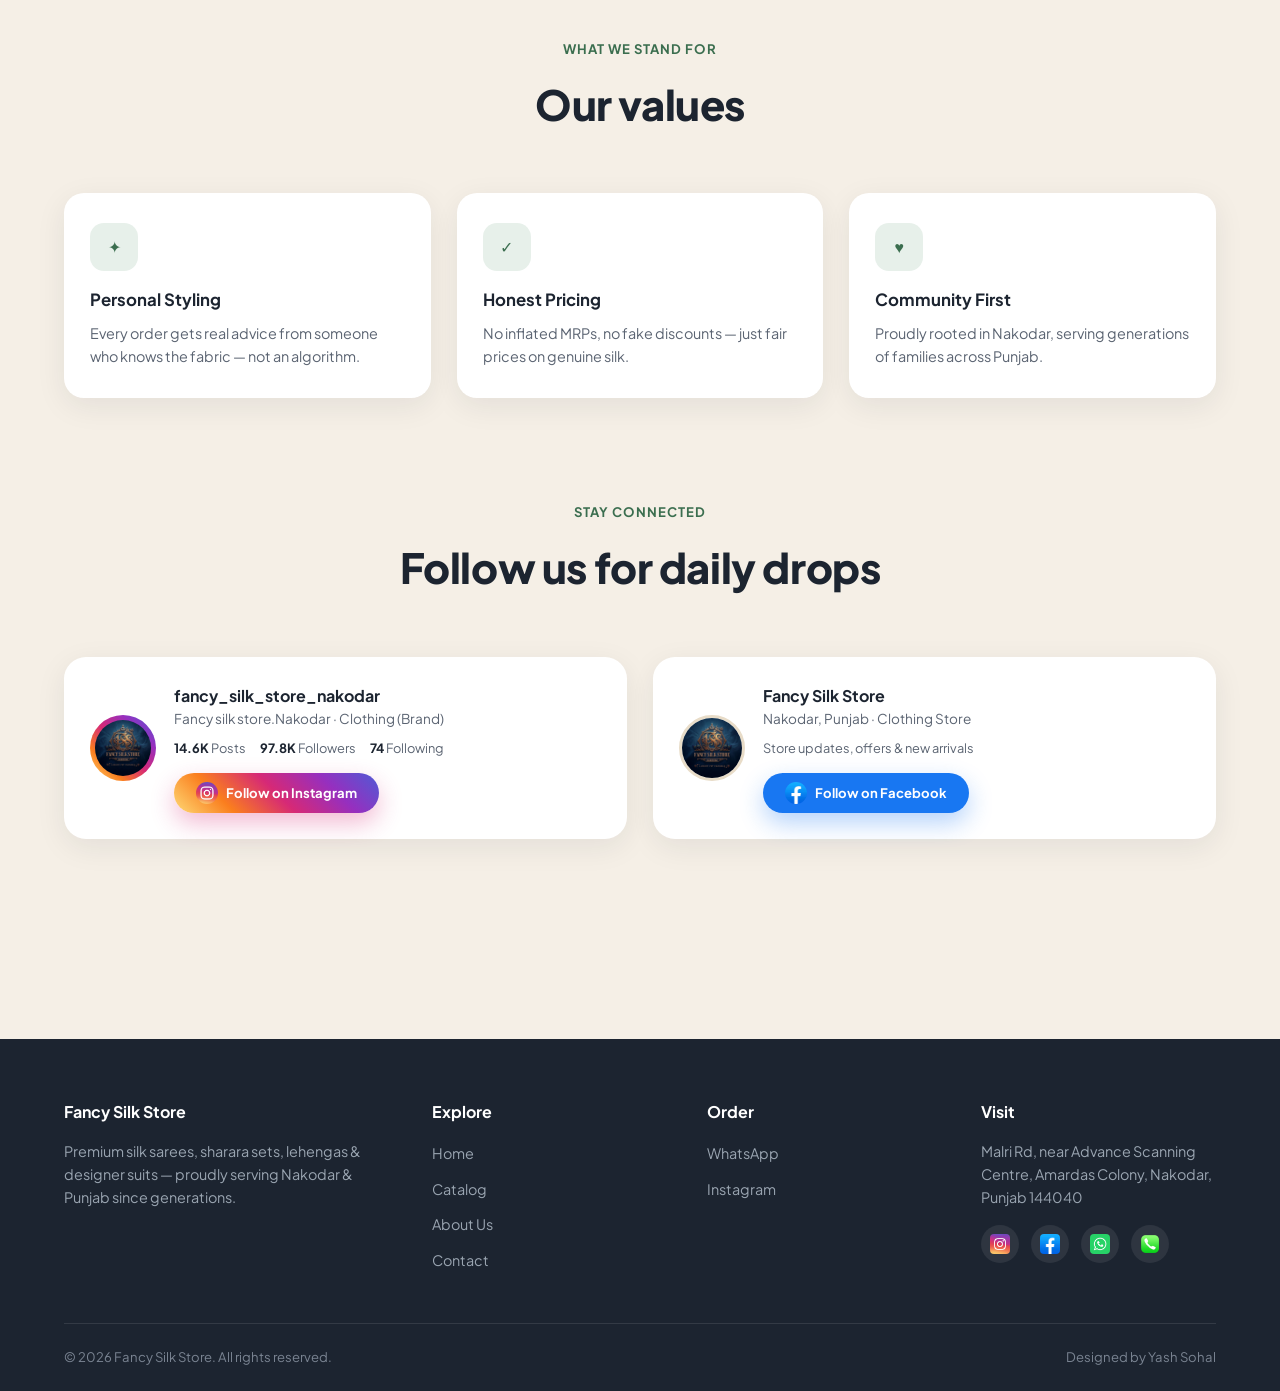
<file: about.html>
<!DOCTYPE html>
<html lang="en">
<head>
<meta charset="UTF-8">
<meta name="viewport" content="width=device-width, initial-scale=1.0">
<title>About Us — Our Story | Fancy Silk Store Nakodar</title>
<meta name="description" content="Fancy Silk Store has been dressing Nakodar & Punjab in fine silk for generations. Learn our story, our values, and why every order is personally styled.">
<meta name="robots" content="index, follow">
<link rel="canonical" href="https://fancysilkstore.com/about.html">
<meta name="theme-color" content="#155FAE">

<meta property="og:type" content="website">
<meta property="og:site_name" content="Fancy Silk Store">
<meta property="og:title" content="About Us | Fancy Silk Store">
<meta property="og:description" content="Our story, our values, and why every order is personally styled.">
<meta property="og:url" content="https://fancysilkstore.com/about.html">
<meta property="og:image" content="https://fancysilkstore.com/assets/images/og-about.jpg">
<meta name="twitter:card" content="summary_large_image">

<link rel="icon" href="/favicon.ico" sizes="any">
<link rel="icon" href="/assets/images/favicon-32.png" sizes="32x32" type="image/png">
<link rel="icon" href="/assets/images/favicon-16.png" sizes="16x16" type="image/png">
<link rel="apple-touch-icon" href="/assets/images/apple-touch-icon.png">
<link rel="manifest" href="/manifest.json">
<link rel="preconnect" href="https://fonts.googleapis.com">
<link rel="preconnect" href="https://fonts.gstatic.com" crossorigin>
<link href="https://fonts.googleapis.com/css2?family=Plus+Jakarta+Sans:wght@400;500;600;700;800&display=swap" rel="stylesheet">
<link rel="stylesheet" href="/assets/css/style.css?v=20">

<script type="application/ld+json">
{
  "@context": "https://schema.org",
  "@type": "AboutPage",
  "url": "https://fancysilkstore.com/about.html",
  "mainEntity": {
    "@type": "ClothingStore",
    "name": "Fancy Silk Store",
    "foundingLocation": "Nakodar, Punjab, India"
  }
}
</script>
</head>
<body>

<div class="mobile-topbar">
  <img src="/assets/images/site-logo.jpg" alt="Fancy Silk Store logo">
  <span>Fancy <em>Silk Store</em></span>
</div>
<nav class="mobile-bottombar">
  <a href="/"><span class="bubble-icon"><svg viewBox="0 0 24 24" fill="none" stroke="currentColor" stroke-width="2"><path d="M3 11l9-8 9 8v9a2 2 0 0 1-2 2h-4v-6H9v6H5a2 2 0 0 1-2-2z"/></svg></span><span>Store</span></a>
  <a href="/catalog.html"><span class="bubble-icon"><svg viewBox="0 0 24 24" fill="none" stroke="currentColor" stroke-width="2"><path d="M6 7V6a6 6 0 0 1 12 0v1M4 7h16l-1.2 13.2A2 2 0 0 1 16.8 22H7.2a2 2 0 0 1-2-1.8L4 7z"/></svg></span><span>Catalog</span></a>
  <a href="https://www.instagram.com/fancy_silk_store_nakodar" target="_blank" rel="noopener"><span class="bubble-icon"><img src="/assets/images/instagram-logo.jpg" alt=""></span><span>Instagram</span></a>
  <a href="https://wa.me/918699161743" target="_blank" rel="noopener"><span class="bubble-icon"><img src="/assets/images/whatsapp-logo.jpg" alt=""></span><span>WhatsApp</span></a>
  <a href="https://www.google.com/maps?q=Fancy+Silk+Store,Malri+Rd,Amardas+Colony,Nakodar,Punjab+144040" target="_blank" rel="noopener"><span class="bubble-icon"><svg viewBox="0 0 24 24" fill="none" stroke="currentColor" stroke-width="2"><path d="M12 21s7-7.5 7-12a7 7 0 0 0-14 0c0 4.5 7 12 7 12z"/><circle cx="12" cy="9" r="2.5"/></svg></span><span>Location</span></a>
</nav>

<nav class="site-nav">
  <a href="/" class="nav-logo"><img src="/assets/images/site-logo.jpg" alt="Fancy Silk Store logo" width="30" height="30">Fancy<span>Silk</span></a>
  <ul class="nav-links">
    <li><a href="/">Home</a></li>
    <li><a href="/catalog.html">Catalog</a></li>
    <li><a href="/about.html" class="active">About</a></li>
    <li><a href="/contact.html">Contact</a></li>
  </ul>
  <a href="https://wa.me/918699161743" class="nav-cta btn-whatsapp"><img src="/assets/images/whatsapp-logo.jpg" class="btn-icon round" alt="">Order Now</a>
  <button class="nav-toggle" aria-label="Toggle menu">☰</button>
</nav>

<header class="about-hero container">
  <div class="about-split">
    <div class="reveal">
      <span class="hero-eyebrow">✦ Our Story</span>
      <h1 style="font-size:clamp(2rem,4vw,2.8rem); font-weight:800; margin:16px 0;">Rooted in Nakodar, woven in tradition</h1>
      <p style="color:#5B6472; margin-bottom:14px;">Fancy Silk Store began as a small family counter in Nakodar's Main Bazar, built on one idea: every customer deserves to be styled, not just sold to.</p>
      <p style="color:#5B6472;">Years later, that idea hasn't changed — even as we've grown to serve customers across Punjab through WhatsApp and Instagram, every single order still gets a real conversation, real advice, and real care.</p>
    </div>
    <div class="frame reveal"><img src="/assets/images/cover_38.jpg" alt="Fancy Silk Store handpicked embroidered suit collection, Nakodar" loading="lazy"></div>
  </div>
</header>

<section class="section">
  <div class="container">
    <div class="section-head reveal">
      <span class="section-eyebrow">Our Journey</span>
      <h2>How we got here</h2>
    </div>
    <div class="timeline reveal">
      <div class="timeline-item">
        <h4>The Beginning</h4>
        <p>Fancy Silk Store opens its doors in Nakodar, starting with a small collection of handpicked silk sarees.</p>
      </div>
      <div class="timeline-item">
        <h4>Growing Trust</h4>
        <p>Word of mouth brings families from across Jalandhar district — known for honest pricing and personal styling advice.</p>
      </div>
      <div class="timeline-item">
        <h4>Expanding the Collection</h4>
        <p>Sharara sets, bridal lehengas, and designer suits join the shelves, styled for every occasion.</p>
      </div>
      <div class="timeline-item">
        <h4>Going Online</h4>
        <p>Instagram reels and WhatsApp ordering bring the in-store styling experience straight to your phone.</p>
      </div>
    </div>
  </div>
</section>

<section class="section" style="padding-top:0;">
  <div class="container">
    <div class="section-head reveal">
      <span class="section-eyebrow">What We Stand For</span>
      <h2>Our values</h2>
    </div>
    <div class="values-grid">
      <div class="value-card reveal">
        <div class="icon">✦</div>
        <h3>Personal Styling</h3>
        <p>Every order gets real advice from someone who knows the fabric — not an algorithm.</p>
      </div>
      <div class="value-card reveal">
        <div class="icon">✓</div>
        <h3>Honest Pricing</h3>
        <p>No inflated MRPs, no fake discounts — just fair prices on genuine silk.</p>
      </div>
      <div class="value-card reveal">
        <div class="icon">♥</div>
        <h3>Community First</h3>
        <p>Proudly rooted in Nakodar, serving generations of families across Punjab.</p>
      </div>
    </div>
  </div>
</section>

<section class="section" style="padding-top:0;">
  <div class="container">
    <div class="section-head reveal">
      <span class="section-eyebrow">Stay Connected</span>
      <h2>Follow us for daily drops</h2>
    </div>
    <div class="social-follow-grid">
      <div class="social-follow-card instagram reveal">
        <img class="avatar" src="/assets/images/site-logo.jpg" alt="Fancy Silk Store Instagram profile picture">
        <div class="sf-body">
          <h4>fancy_silk_store_nakodar</h4>
          <div class="handle">Fancy silk store.Nakodar · Clothing (Brand)</div>
          <div class="sf-stats">
            <span><strong>14.6K</strong> Posts</span>
            <span><strong>97.8K</strong> Followers</span>
            <span><strong>74</strong> Following</span>
          </div>
          <a href="https://www.instagram.com/fancy_silk_store_nakodar" target="_blank" rel="noopener" class="btn btn-instagram"><img src="/assets/images/instagram-logo.jpg" class="btn-icon round" alt="">Follow on Instagram</a>
        </div>
      </div>
      <div class="social-follow-card reveal">
        <img class="avatar" src="/assets/images/site-logo.jpg" alt="Fancy Silk Store Facebook profile picture">
        <div class="sf-body">
          <h4>Fancy Silk Store</h4>
          <div class="handle">Nakodar, Punjab · Clothing Store</div>
          <div class="sf-stats">
            <span>Store updates, offers & new arrivals</span>
          </div>
          <a href="https://www.facebook.com/fancysilkstorenakoder" target="_blank" rel="noopener" class="btn" style="background:#1877F2; color:#fff; box-shadow:0 10px 24px rgba(24,119,242,.32);"><img src="/assets/images/facebook-logo.jpg" class="btn-icon round" alt="">Follow on Facebook</a>
        </div>
      </div>
    </div>
  </div>
</section>

<footer class="site-footer">
  <div class="container">
    <div class="footer-grid">
      <div>
        <h4>Fancy Silk Store</h4>
        <p>Premium silk sarees, sharara sets, lehengas & designer suits — proudly serving Nakodar & Punjab since generations.</p>
      </div>
      <div>
        <h4>Explore</h4>
        <ul>
          <li><a href="/">Home</a></li>
          <li><a href="/catalog.html">Catalog</a></li>
          <li><a href="/about.html">About Us</a></li>
          <li><a href="/contact.html">Contact</a></li>
        </ul>
      </div>
      <div>
        <h4>Order</h4>
        <ul>
          <li><a href="https://wa.me/918699161743">WhatsApp</a></li>
          <li><a href="https://www.instagram.com/fancy_silk_store_nakodar">Instagram</a></li>
        </ul>
      </div>
      <div>
        <h4>Visit</h4>
        <p>Malri Rd, near Advance Scanning Centre, Amardas Colony, Nakodar, Punjab 144040</p>
        <div class="footer-social">
          <a href="https://www.instagram.com/fancy_silk_store_nakodar" target="_blank" rel="noopener" aria-label="Instagram"><img src="/assets/images/instagram-logo.jpg" alt="Instagram"></a>
          <a href="https://www.facebook.com/fancysilkstorenakoder" target="_blank" rel="noopener" aria-label="Facebook"><img src="/assets/images/facebook-logo.jpg" alt="Facebook"></a>
          <a href="https://wa.me/918699161743" target="_blank" rel="noopener" aria-label="WhatsApp"><img src="/assets/images/whatsapp-logo.jpg" alt="WhatsApp"></a>
          <a href="tel:+918699161743" aria-label="Call"><img src="/assets/images/phone-logo.png" alt="Call"></a>
        </div>
      </div>
    </div>
    <div class="footer-bottom">
      <span>© 2026 Fancy Silk Store. All rights reserved.</span>
      <span>Designed by Yash Sohal</span>
    </div>
  </div>
</footer>

<script src="/assets/js/main.js?v=23"></script>
</body>
</html>
</file>
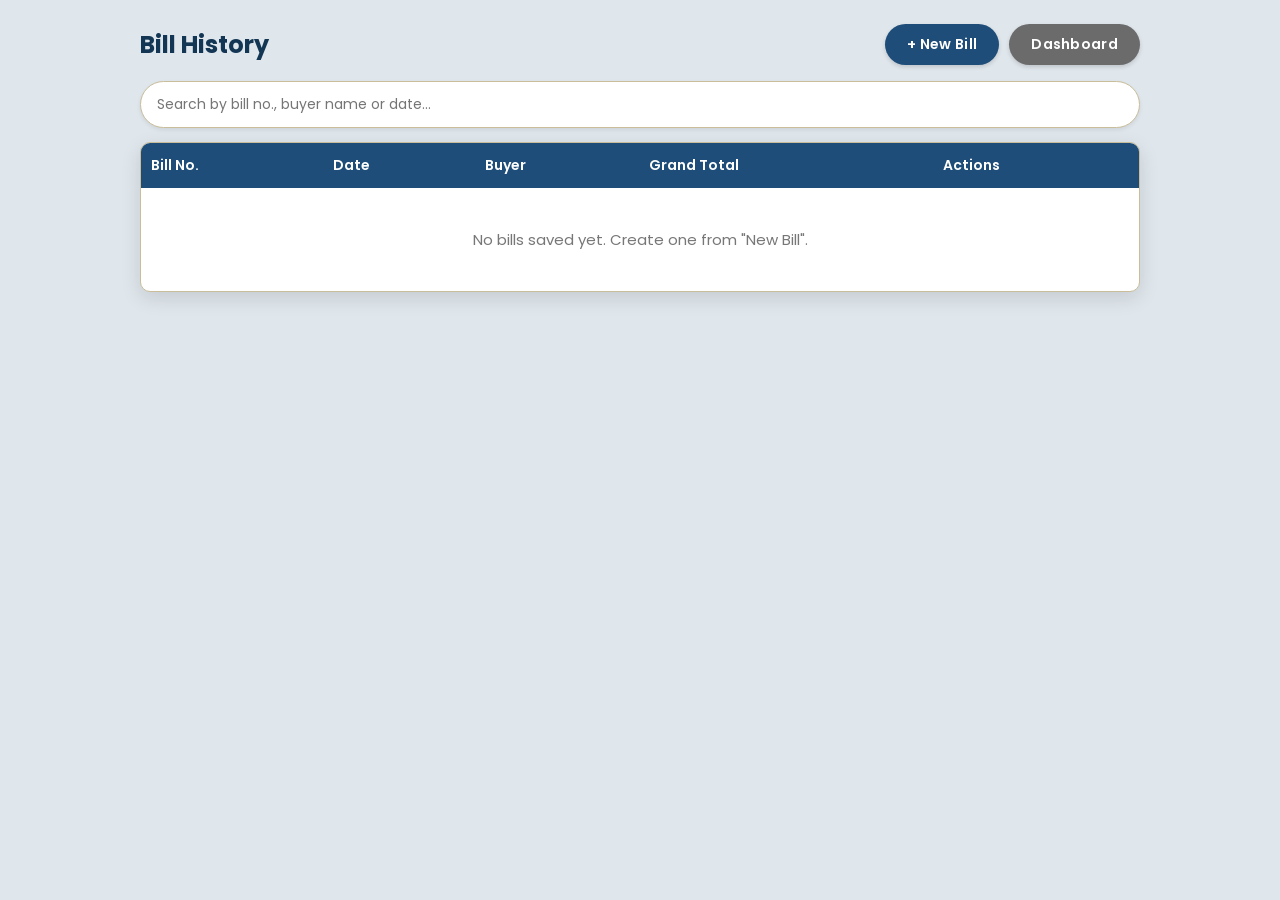
<file: bill-history.html>
<!DOCTYPE html>
<html lang="en">
<head>
<meta charset="UTF-8">
<title>Fancy Silk Store - Bill History</title>
<link href="assets/fonts/poppins.css" rel="stylesheet">
<style>
  :root{
    --blue:#1d4d78;
    --blue-dark:#123653;
    --blue-light:#eaf2fa;
    --beige:#f6f1e3;
    --border:#c9bd9a;
    --text:#232323;
  }
  *{box-sizing:border-box;}
  button, input, select, textarea{font-family:inherit;}
  body{
    margin:0;background:#dfe6ec;padding:24px;
    font-family:'Poppins','Segoe UI',Tahoma,Verdana,sans-serif;color:var(--text);
  }
  .topbar{max-width:1000px;margin:0 auto 16px;display:flex;gap:10px;flex-wrap:wrap;align-items:center;justify-content:space-between;}
  .topbar h1{
    font-family:'Poppins',sans-serif;font-weight:700;font-size:24px;color:var(--blue-dark);margin:0;
  }
  .topbar .actions{display:flex;gap:10px;}
  button{
    padding:10px 22px;border:none;border-radius:999px;background:var(--blue);color:#fff;
    font-weight:600;cursor:pointer;font-size:14px;letter-spacing:.3px;
    transition:transform .12s ease,background .12s ease,box-shadow .12s ease;
    box-shadow:0 2px 4px rgba(0,0,0,.15);
  }
  button:hover{background:var(--blue-dark);transform:translateY(-2px);box-shadow:0 4px 10px rgba(0,0,0,.2);}
  button:active{transform:translateY(0) scale(.96);}
  button.secondary{background:#6b6b6b;}
  button.secondary:hover{background:#4d4d4d;}

  .panel{
    max-width:1000px;margin:0 auto;background:#fff;border:1px solid var(--border);
    border-radius:10px;overflow:hidden;box-shadow:0 6px 20px rgba(0,0,0,.12);
  }
  table{width:100%;border-collapse:collapse;font-size:14px;}
  thead th{background:var(--blue);color:#fff;padding:12px 10px;text-align:left;font-weight:600;}
  tbody td{border-bottom:1px solid #e5e0d0;padding:10px;}
  tbody tr:nth-child(even){background:#fafafa;}
  tbody tr:hover{background:var(--blue-light);}
  .amount{font-weight:700;color:var(--blue-dark);}
  .row-btns{display:flex;gap:6px;flex-wrap:wrap;}
  .row-btns button{
    padding:6px 12px;font-size:12px;border-radius:999px;
  }
  .btn-preview{background:#3a6ea5;}
  .btn-pdf{background:#2c7f4d;}
  .empty-state{padding:40px;text-align:center;color:#777;font-size:15px;}
  .search-row{max-width:1000px;margin:0 auto 14px;}
  .search-row input{
    width:100%;padding:12px 16px;border:1px solid var(--border);border-radius:999px;
    font-size:14px;background:#fff;box-shadow:0 2px 4px rgba(0,0,0,.08);
  }
  .search-row input:focus{outline:2px solid var(--blue);outline-offset:1px;}
  .offline-banner{
    max-width:1000px;margin:0 auto 14px;padding:10px 16px;border-radius:8px;
    background:#fff3cd;color:#7a5b00;font-size:13px;font-weight:600;display:none;
  }
  .offline-banner.show{display:block;}

  /* Modal preview */
  .modal-backdrop{
    position:fixed;inset:0;background:rgba(0,0,0,.55);display:none;
    align-items:flex-start;justify-content:center;overflow:auto;padding:30px 12px;z-index:50;
  }
  .modal-backdrop.open{display:flex;}
  .modal-shell{max-width:920px;width:100%;}
  .modal-toolbar{
    max-width:920px;margin:0 auto 10px;display:flex;justify-content:flex-end;gap:10px;
  }
  .modal-toolbar button{font-size:13px;padding:8px 18px;}
  .btn-close{background:#555;}

  /* Invoice template (mirrors bill.html look) */
  .invoice{
    max-width:920px;margin:0 auto;background:#fff;border:1px solid var(--border);
    border-radius:10px;overflow:hidden;box-shadow:0 6px 20px rgba(0,0,0,.12);
  }
  .head-band{
    background:linear-gradient(135deg,var(--blue),var(--blue-dark));color:#fff;
    padding:16px 22px;position:relative;
  }
  .head-band .gstin{font-size:12px;font-weight:600;letter-spacing:.4px;}
  .head-band .phones{position:absolute;top:14px;right:20px;font-size:12px;text-align:right;opacity:.95;}
  .head-band .tax-invoice-label{text-align:center;font-size:26px;font-weight:bold;letter-spacing:3px;}
  .head-band .tax-invoice-label .bill-word{display:block;font-size:12px;font-weight:normal;letter-spacing:3px;margin-top:4px;opacity:.9;font-variant:small-caps;}
  .company-row{background:var(--beige);padding:16px 10px 8px;text-align:center;display:flex;align-items:center;justify-content:center;gap:16px;}
  .company-logo{height:64px;width:64px;object-fit:cover;border-radius:50%;border:2px solid var(--blue);box-shadow:0 2px 6px rgba(0,0,0,.25);}
  .company-name{
    font-family:'Palatino Linotype','Book Antiqua',Georgia,serif;
    font-size:32px;font-weight:bold;color:var(--blue-dark);
    border-bottom:3px solid var(--blue);padding-bottom:6px;letter-spacing:1px;
  }
  .company-sub{text-align:center;font-size:13px;padding:3px 20px;color:#444;background:var(--beige);}
  .company-sub:last-of-type{padding-bottom:14px;}
  .meta-row{display:flex;border-top:1px solid var(--border);border-bottom:1px solid var(--border);}
  .meta-row > div{flex:1;padding:14px 20px;font-size:13px;line-height:1.9;background:#fff;}
  .meta-row > div:first-child{border-right:1px solid var(--border);background:var(--blue-light);}
  .meta-row label{font-weight:700;display:inline-block;min-width:95px;color:var(--blue-dark);}
  table.items{width:100%;border-collapse:collapse;font-size:13px;}
  table.items th{background:var(--blue);color:#fff;padding:10px 8px;font-weight:600;letter-spacing:.3px;}
  table.items td{border:1px solid var(--border);padding:8px;text-align:center;}
  table.items td.name{text-align:left;}
  .totals{display:flex;border-top:1px solid var(--border);}
  .totals .left{flex:1.3;padding:14px 20px;font-size:13px;background:var(--beige);}
  .totals .right{flex:1;padding:0;font-size:13px;border-left:1px solid var(--border);}
  .totals .right div{display:flex;justify-content:space-between;padding:8px 20px;border-bottom:1px solid #ddd;}
  .totals .right div.grand{font-weight:bold;font-size:16px;border-top:1px solid var(--border);background:var(--blue);color:#fff;}
  .words-row{border-top:1px solid var(--border);padding:12px 20px;font-size:13px;font-weight:600;background:var(--blue-light);}
  .sign-row{display:flex;border-top:1px solid var(--border);}
  .sign-row div{flex:1;padding:34px 16px 14px;font-size:13px;text-align:center;}
  .sign-row div:first-child{border-right:1px solid var(--border);}
  .signatory-name{font-family:'Palatino Linotype','Book Antiqua',Georgia,serif;font-size:18px;font-weight:bold;color:var(--blue-dark);border-bottom:2px solid var(--blue);display:inline-block;padding:0 10px 4px;}
  .signatory-caption{font-size:12px;margin-top:6px;color:#444;}
  .terms{background:var(--blue-dark);color:#f1eede;font-size:11px;padding:12px 20px;line-height:1.7;}

  .pdf-loading{
    position:fixed;inset:0;background:rgba(0,0,0,.4);display:none;
    align-items:center;justify-content:center;z-index:100;color:#fff;font-size:15px;font-weight:600;
  }
  .pdf-loading.open{display:flex;}
</style>
</head>
<body>
<script src="assets/js/html2canvas.min.js"></script>
<script src="assets/js/jspdf.umd.min.js"></script>

<div class="topbar">
  <h1>Bill History</h1>
  <div class="actions">
    <button onclick="location.href='bill.html'">+ New Bill</button>
    <button class="secondary" onclick="location.href='dashboard.html'">Dashboard</button>
  </div>
</div>

<div class="offline-banner" id="offlineBanner">You're offline — showing bills saved on this device.</div>

<div class="search-row">
  <input type="text" id="searchInput" placeholder="Search by bill no., buyer name or date...">
</div>

<div class="panel">
  <table>
    <thead>
      <tr><th>Bill No.</th><th>Date</th><th>Buyer</th><th>Grand Total</th><th>Actions</th></tr>
    </thead>
    <tbody id="historyBody"></tbody>
  </table>
  <div class="empty-state" id="emptyState" style="display:none;">No bills saved yet. Create one from "New Bill".</div>
</div>

<div class="modal-backdrop" id="modalBackdrop">
  <div class="modal-shell">
    <div class="modal-toolbar">
      <button class="btn-pdf" onclick="generatePdfForBill(currentBillNo)">Save as PDF</button>
      <button class="btn-close" onclick="closeModal()">Close</button>
    </div>
    <div class="invoice" id="previewInvoice"></div>
  </div>
</div>

<div class="pdf-loading" id="pdfLoading">Generating PDF...</div>

<script>
const STORAGE_KEY = 'billing_history_v1';
const LOGO = 'assets/images/site-logo.jpg';

function getHistory(){
  return JSON.parse(localStorage.getItem(STORAGE_KEY) || '[]');
}

function numToWords(num){
  const a = ['','One','Two','Three','Four','Five','Six','Seven','Eight','Nine','Ten','Eleven','Twelve','Thirteen','Fourteen','Fifteen','Sixteen','Seventeen','Eighteen','Nineteen'];
  const b = ['','','Twenty','Thirty','Forty','Fifty','Sixty','Seventy','Eighty','Ninety'];
  function two(n){ if(n<20) return a[n]; return b[Math.floor(n/10)] + (n%10? ' '+a[n%10] : ''); }
  function three(n){ if(n>99) return a[Math.floor(n/100)] + ' Hundred' + (n%100? ' ' + two(n%100) : ''); return two(n); }
  if(num===0) return 'Zero';
  let str='';
  const crore = Math.floor(num/10000000); num %= 10000000;
  const lakh = Math.floor(num/100000); num %= 100000;
  const thousand = Math.floor(num/1000); num %= 1000;
  const rest = num;
  if(crore) str += three(crore) + ' Crore ';
  if(lakh) str += three(lakh) + ' Lakh ';
  if(thousand) str += three(thousand) + ' Thousand ';
  if(rest) str += three(rest);
  return str.trim();
}

function computeTotals(items){
  let taxable = 0;
  items.forEach(it=>{
    const qty = parseFloat(it.qty) || 0;
    const rate = parseFloat(it.rate) || 0;
    taxable += qty*rate;
  });
  const cgst = taxable*2.5/100;
  const sgst = taxable*2.5/100;
  const raw = taxable+cgst+sgst;
  const grand = Math.round(raw);
  const roundOff = grand-raw;
  return {taxable,cgst,sgst,roundOff,grand};
}

function renderList(){
  const query = (document.getElementById('searchInput').value || '').trim().toLowerCase();
  const history = getHistory().filter(h=>{
    if(!query) return true;
    return String(h.billNo||'').toLowerCase().includes(query)
      || String(h.buyerName||'').toLowerCase().includes(query)
      || String(h.date||'').toLowerCase().includes(query);
  });
  const tbody = document.getElementById('historyBody');
  const empty = document.getElementById('emptyState');
  tbody.innerHTML = '';
  if(!history.length){
    empty.style.display='block';
    empty.textContent = query ? 'No bills match your search.' : 'No bills saved yet. Create one from "New Bill".';
    return;
  }
  empty.style.display='none';
  history.slice().reverse().forEach(h=>{
    const tr = document.createElement('tr');
    tr.innerHTML = `
      <td>${h.billNo}</td>
      <td>${h.date||''}</td>
      <td>${h.buyerName||'-'}</td>
      <td class="amount">Rs. ${h.grandTotal}</td>
      <td class="row-btns">
        <button class="btn-preview" onclick="previewBill('${h.billNo}')">Preview</button>
        <button class="btn-pdf" onclick="generatePdfForBill('${h.billNo}')">PDF</button>
      </td>`;
    tbody.appendChild(tr);
  });
}

function buildInvoiceHTML(h){
  const totals = computeTotals(h.items||[]);
  const rows = (h.items||[]).map((it,i)=>`
    <tr>
      <td>${i+1}</td>
      <td class="name">${it.name||''}</td>
      <td>${it.qty||0}</td>
      <td>${it.rate||0}</td>
      <td>${it.cgst||2.5}</td>
      <td>${it.sgst||2.5}</td>
      <td>${((parseFloat(it.qty)||0)*(parseFloat(it.rate)||0)).toFixed(2)}</td>
    </tr>`).join('');
  return `
    <div class="head-band">
      <div class="gstin">GSTIN : 03BBUPD2306L1ZR</div>
      <div class="phones"><div>+91 86991-61743</div><div>+91 86992-25941</div></div>
      <div class="tax-invoice-label">TAX INVOICE<span class="bill-word">BILL</span></div>
    </div>
    <div class="company-row">
      <img src="${LOGO}" alt="Fancy Silk Store logo" class="company-logo">
      <div class="company-name">FANCY SILK STORE</div>
    </div>
    <div class="company-sub">Near Moh. Tandona, Malri Gate, Nakodar - Distt. Jalandhar, Pin: 144040</div>
    <div class="company-sub">www.fancysilkstore.in</div>
    <div class="meta-row">
      <div>
        <div><label>Bill No.:</label> ${h.billNo}</div>
        <div><label>Dated:</label> ${h.date||''}</div>
        <div><label>State Code:</label> 03</div>
        <div><label>GSTIN:</label> 03BBUPD2306L1ZR</div>
      </div>
      <div>
        <div><label>Buyer Name:</label> ${h.buyerName||''}</div>
        <div><label>Address:</label> ${h.buyerAddress||''}</div>
        <div><label>Phone:</label> ${h.buyerPhone||''}</div>
      </div>
    </div>
    <table class="items">
      <thead>
        <tr><th>S.No.</th><th>Name</th><th>Qty</th><th>Rate</th><th>CGST %</th><th>SGST %</th><th>Amount</th></tr>
      </thead>
      <tbody>${rows}</tbody>
    </table>
    <div class="totals">
      <div class="left">
        <div style="font-weight:700;color:var(--blue-dark);margin-bottom:6px;">Payment Method</div>
        <div>${h.paymentMethod||'Cash'}</div>
      </div>
      <div class="right">
        <div><span>Taxable Amount</span><span>${totals.taxable.toFixed(2)}</span></div>
        <div><span>CGST</span><span>${totals.cgst.toFixed(2)}</span></div>
        <div><span>SGST</span><span>${totals.sgst.toFixed(2)}</span></div>
        <div><span>Round Off</span><span>${totals.roundOff.toFixed(2)}</span></div>
        <div class="grand"><span>Grand Total</span><span>${totals.grand.toFixed(2)}</span></div>
      </div>
    </div>
    <div class="words-row">Amount in words: Rupees ${numToWords(totals.grand)} Only</div>
    <div class="sign-row">
      <div>Customer's Signature</div>
      <div>
        For FANCY SILK STORE<br><br>
        <span class="signatory-name">${h.signatoryName||'Sunny Dhir'}</span>
        <div class="signatory-caption">Auth. Signatory</div>
      </div>
    </div>
    <div class="terms">
      Terms &amp; Conditions:<br>
      1. All disputes subject to local jurisdiction only. &nbsp; 2. No return without bill number.<br>
      3. Interest @ 24% p.a. will be charged if the bill is not paid within 7 days.<br>
      4. Our responsibility ceases as soon as goods are delivered to the carriers.
    </div>`;
}

let currentBillNo = null;

function previewBill(billNo){
  const h = getHistory().find(b=>b.billNo === billNo);
  if(!h) return;
  currentBillNo = billNo;
  document.getElementById('previewInvoice').innerHTML = buildInvoiceHTML(h);
  document.getElementById('modalBackdrop').classList.add('open');
}

async function generatePdfForBill(billNo){
  const h = getHistory().find(b=>b.billNo === billNo);
  if(!h) return;
  document.getElementById('pdfLoading').classList.add('open');
  const holder = document.createElement('div');
  holder.className = 'invoice';
  holder.style.position = 'fixed';
  holder.style.left = '-10000px';
  holder.style.top = '0';
  holder.innerHTML = buildInvoiceHTML(h);
  document.body.appendChild(holder);
  try{
    const canvas = await html2canvas(holder, {scale:2, backgroundColor:'#ffffff'});
    const imgData = canvas.toDataURL('image/png');
    const { jsPDF } = window.jspdf;
    const pdf = new jsPDF({unit:'px', format:[canvas.width, canvas.height]});
    pdf.addImage(imgData, 'PNG', 0, 0, canvas.width, canvas.height);
    pdf.save('Bill-' + billNo + '.pdf');
  } finally {
    holder.remove();
    document.getElementById('pdfLoading').classList.remove('open');
  }
}

function closeModal(){
  document.getElementById('modalBackdrop').classList.remove('open');
}

document.getElementById('modalBackdrop').addEventListener('click', (e)=>{
  if(e.target.id === 'modalBackdrop') closeModal();
});

document.getElementById('searchInput').addEventListener('input', renderList);

function updateOfflineBanner(){
  document.getElementById('offlineBanner').classList.toggle('show', !navigator.onLine);
}
window.addEventListener('online', updateOfflineBanner);
window.addEventListener('offline', updateOfflineBanner);
updateOfflineBanner();

if('serviceWorker' in navigator){
  navigator.serviceWorker.register('bill-sw.js').catch(()=>{});
}

renderList();
</script>
</body>
</html>
</file>
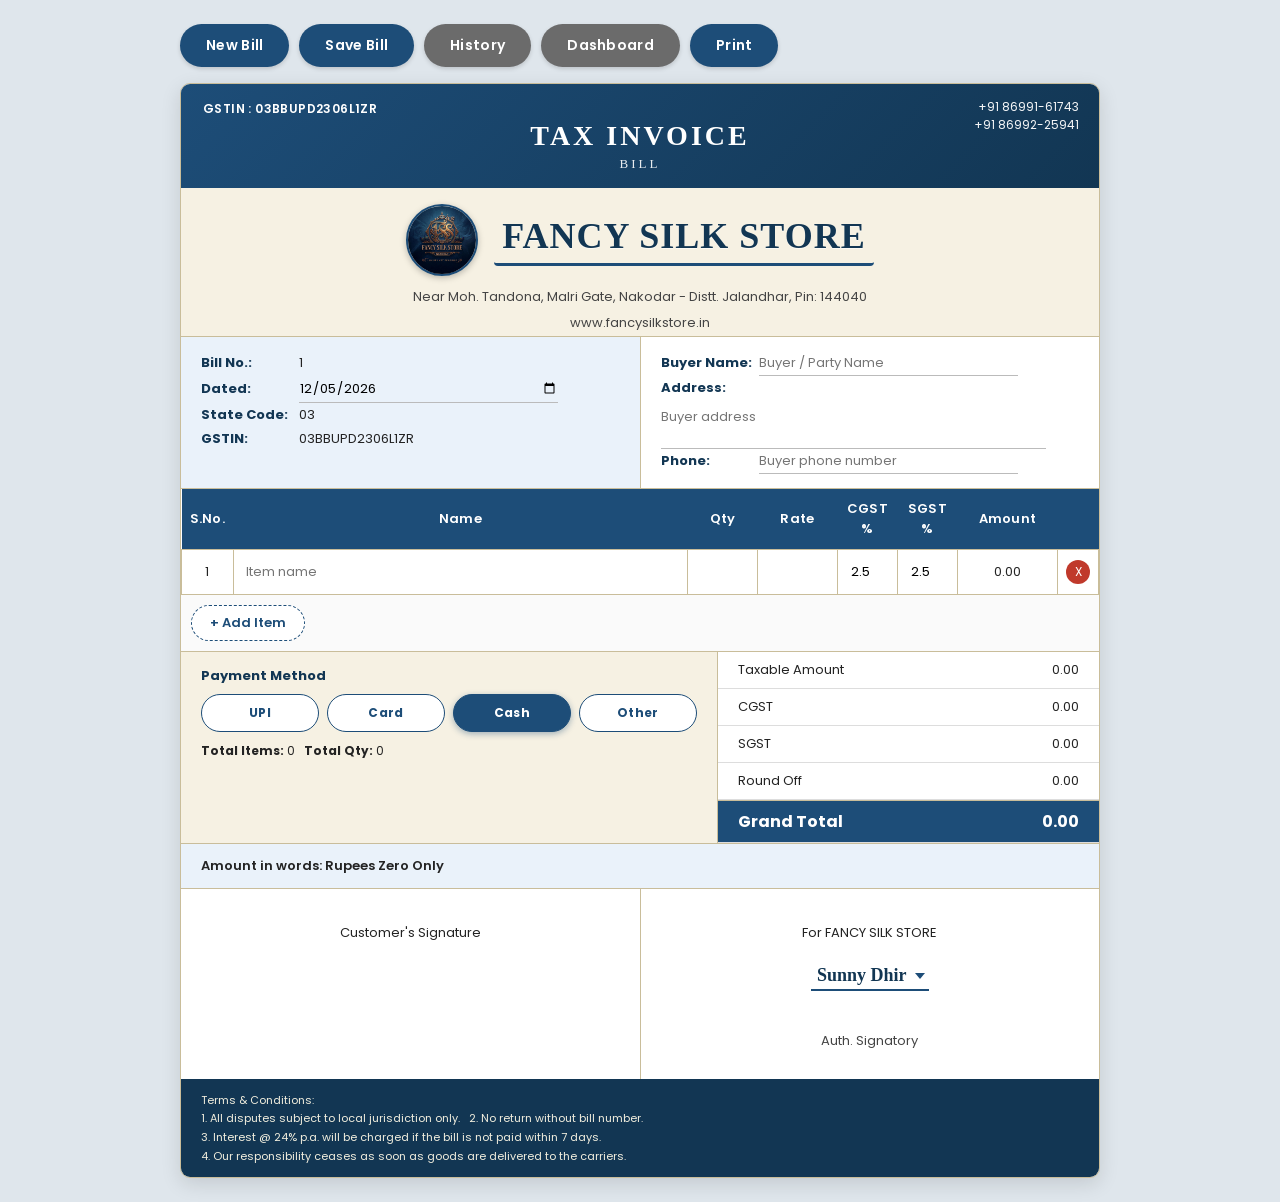
<file: bill.html>
<!DOCTYPE html>
<html lang="en">
<head>
<meta charset="UTF-8">
<title>Fancy Silk Store - Billing</title>
<link href="assets/fonts/poppins.css" rel="stylesheet">
<style>
  :root{
    --blue:#1d4d78;
    --blue-dark:#123653;
    --blue-light:#eaf2fa;
    --beige:#f6f1e3;
    --beige-dark:#e9dfc4;
    --border:#c9bd9a;
    --text:#232323;
  }
  *{box-sizing:border-box;}
  button, input, select, textarea{font-family:inherit;}
  body{
    margin:0;background:#dfe6ec;padding:24px;
    font-family:'Poppins','Segoe UI',Tahoma,Verdana,sans-serif;color:var(--text);
  }
  h1,h2,.company-name,.tax-invoice-label,.bill-word{font-family:Georgia,'Times New Roman',serif;}

  .toolbar{max-width:920px;margin:0 auto 16px;display:flex;gap:10px;flex-wrap:wrap;}
  .toolbar button{
    position:relative;overflow:hidden;isolation:isolate;
    padding:11px 26px;border:none;border-radius:999px;background:var(--blue);color:#fff;
    font-weight:600;cursor:pointer;font-size:14px;letter-spacing:.3px;
    transition:transform .12s ease,background .12s ease,box-shadow .12s ease;
    box-shadow:0 2px 4px rgba(0,0,0,.15);
  }
  .toolbar button:hover{background:var(--blue-dark);transform:translateY(-3px);box-shadow:0 6px 14px rgba(0,0,0,.25);}
  .toolbar button:active{transform:translateY(0) scale(.96);box-shadow:0 2px 4px rgba(0,0,0,.2);}
  .toolbar button:focus-visible{outline:3px solid #9fc4ee;outline-offset:2px;}
  .toolbar button.secondary{background:#6b6b6b;}
  .toolbar button.secondary:hover{background:#4d4d4d;}
  .ripple{
    position:absolute;border-radius:50%;background:rgba(255,255,255,.55);
    transform:scale(0);animation:ripple-anim .5s ease-out;pointer-events:none;z-index:0;
  }
  @keyframes ripple-anim{to{transform:scale(2.6);opacity:0;}}

  .invoice{
    max-width:920px;margin:0 auto;background:#fff;border:1px solid var(--border);
    border-radius:10px;overflow:hidden;box-shadow:0 6px 20px rgba(0,0,0,.12);
  }
  .head-band{
    background:linear-gradient(135deg,var(--blue),var(--blue-dark));color:#fff;
    padding:16px 22px;position:relative;
  }
  .head-band .gstin{font-size:12px;font-weight:600;letter-spacing:.4px;}
  .head-band .phones{position:absolute;top:14px;right:20px;font-size:12px;text-align:right;opacity:.95;}
  .head-band .phones div[contenteditable]:hover{background:rgba(255,255,255,.12);border-radius:4px;}
  .head-band .tax-invoice-label{
    text-align:center;font-size:28px;font-weight:bold;letter-spacing:3px;margin-top:2px;
    transition:letter-spacing .35s ease,text-shadow .35s ease;
    animation:heading-in .6s ease-out;
  }
  .head-band .tax-invoice-label:hover{letter-spacing:6px;text-shadow:0 0 10px rgba(255,255,255,.5);}
  .head-band .tax-invoice-label .bill-word{
    display:block;font-size:13px;font-weight:normal;letter-spacing:3px;margin-top:4px;opacity:.9;
    font-variant:small-caps;
  }
  @keyframes heading-in{
    from{opacity:0;transform:translateY(-8px);letter-spacing:8px;}
    to{opacity:1;transform:translateY(0);letter-spacing:3px;}
  }

  .company-row{
    background:var(--beige);padding:16px 10px 8px;text-align:center;
    display:flex;align-items:center;justify-content:center;gap:16px;
  }
  .company-logo{
    height:72px;width:72px;object-fit:cover;border-radius:50%;
    border:2px solid var(--blue);box-shadow:0 2px 6px rgba(0,0,0,.25);
    transition:transform .25s ease;
  }
  .company-logo:hover{transform:scale(1.08) rotate(2deg);}
  .company-name{
    font-family:'Palatino Linotype','Book Antiqua',Georgia,serif;
    font-size:36px;font-weight:bold;color:var(--blue-dark);display:inline-block;
    border-bottom:3px solid var(--blue);padding-bottom:6px;letter-spacing:1px;
    text-shadow:0 1px 0 rgba(255,255,255,.6);
    transition:background .15s,letter-spacing .35s ease,text-shadow .35s ease,color .35s ease;
    border-radius:4px;padding-left:8px;padding-right:8px;
  }
  .company-name:hover{letter-spacing:4px;color:var(--blue);text-shadow:0 2px 6px rgba(29,77,120,.25);}
  [contenteditable]{cursor:text;}
  [contenteditable]:hover{background:#fffdf5;}
  [contenteditable]:focus{outline:2px dashed var(--blue);background:#fffde7;}
  .company-sub{text-align:center;font-size:13px;padding:3px 20px;color:#444;background:var(--beige);}
  .company-sub:last-of-type{padding-bottom:14px;}

  .meta-row{display:flex;border-top:1px solid var(--border);border-bottom:1px solid var(--border);}
  .meta-row > div{flex:1;padding:14px 20px;font-size:13px;line-height:1.9;background:#fff;}
  .meta-row > div:first-child{border-right:1px solid var(--border);background:var(--blue-light);}
  .meta-row label{font-weight:700;display:inline-block;min-width:95px;color:var(--blue-dark);}
  .meta-row input, .meta-row textarea{
    border:none;border-bottom:1px solid #bbb;font-size:13px;font-family:inherit;
    width:62%;background:transparent;padding:2px 0;transition:border-color .15s;
  }
  .meta-row input:focus, .meta-row textarea:focus{border-color:var(--blue);outline:none;}
  .meta-row textarea{width:92%;resize:none;height:44px;display:block;margin-top:4px;}

  table.items{width:100%;border-collapse:collapse;font-size:13px;}
  table.items th{
    background:var(--blue);color:#fff;padding:10px 8px;font-weight:600;letter-spacing:.3px;
  }
  table.items td{border:1px solid var(--border);padding:8px;text-align:center;}
  table.items tbody tr{transition:background .12s;}
  table.items tbody tr:nth-child(even){background:#fafafa;}
  table.items tbody tr:hover{background:var(--blue-light);}
  table.items td.name{text-align:left;}
  table.items input{
    width:100%;border:none;text-align:center;font-size:13px;background:transparent;
    padding:4px;border-radius:4px;transition:background .12s;
  }
  table.items input:hover{background:#fff;}
  table.items input:focus{background:#fffde7;outline:1px solid var(--blue);}
  table.items td.name input{text-align:left;}
  .row-actions{width:34px;}
  .row-actions button{
    border:none;background:#c0392b;color:#fff;border-radius:999px;cursor:pointer;font-size:12px;
    width:24px;height:24px;padding:0;transition:background .12s,transform .12s;
  }
  .row-actions button:hover{background:#992d22;transform:scale(1.12);}
  .row-actions button:active{transform:scale(.9);}
  .add-row{padding:10px;text-align:left;background:#fafafa;}
  .add-row button{
    position:relative;overflow:hidden;
    border:1.5px dashed var(--blue);color:var(--blue);background:#fff;padding:7px 18px;
    cursor:pointer;border-radius:999px;font-size:13px;font-weight:600;transition:all .15s;
  }
  .add-row button:hover{background:var(--blue);color:#fff;border-style:solid;transform:translateY(-2px);box-shadow:0 4px 10px rgba(0,0,0,.15);}
  .add-row button:active{transform:translateY(0) scale(.96);}

  .totals{display:flex;border-top:1px solid var(--border);}
  .totals .left{flex:1.3;padding:14px 20px;font-size:13px;background:var(--beige);}
  .totals .left textarea{
    width:100%;border:1px solid var(--border);border-radius:6px;font-family:inherit;
    font-size:13px;padding:8px;resize:none;height:70px;background:#fffdf7;
  }
  .totals .right{flex:1;padding:0;font-size:13px;border-left:1px solid var(--border);}
  .totals .right div{display:flex;justify-content:space-between;padding:8px 20px;border-bottom:1px solid #ddd;}
  .totals .right div.grand{
    font-weight:bold;font-size:16px;border-top:1px solid var(--border);
    background:var(--blue);color:#fff;
  }
  .words-row{border-top:1px solid var(--border);padding:12px 20px;font-size:13px;font-weight:600;background:var(--blue-light);}
  .sign-row{display:flex;border-top:1px solid var(--border);}
  .sign-row div{flex:1;padding:34px 16px 14px;font-size:13px;text-align:center;}
  .sign-row div:first-child{border-right:1px solid var(--border);}
  .signatory-select{
    font-family:'Palatino Linotype','Book Antiqua',Georgia,serif;
    font-size:18px;font-weight:bold;color:var(--blue-dark);
    border:none;border-bottom:2px solid var(--blue);background:transparent;
    padding:2px 22px 4px 6px;cursor:pointer;text-align:center;text-align-last:center;
    border-radius:0;transition:color .2s ease,border-color .2s ease,letter-spacing .2s ease;
    appearance:none;-webkit-appearance:none;
    background-image:url("data:image/svg+xml;utf8,<svg xmlns='http://www.w3.org/2000/svg' width='10' height='6'><path d='M0 0l5 6 5-6z' fill='%231d4d78'/></svg>");
    background-repeat:no-repeat;background-position:right 4px center;
  }
  .signatory-select:hover{color:var(--blue);letter-spacing:1px;}
  .signatory-select:focus{outline:2px dashed var(--blue);}
  .signatory-caption{font-size:12px;margin-top:6px;color:#444;}
  .terms{background:var(--blue-dark);color:#f1eede;font-size:11px;padding:12px 20px;line-height:1.7;}

  .payment-toggle{display:flex;gap:8px;}
  .pay-btn{
    flex:1;padding:9px 6px;border-radius:999px;border:1.5px solid var(--blue);
    background:#fff;color:var(--blue);font-weight:700;font-size:12px;letter-spacing:.3px;
    cursor:pointer;transition:all .15s ease;
  }
  .pay-btn:hover{transform:translateY(-2px);box-shadow:0 3px 8px rgba(0,0,0,.15);}
  .pay-btn.active{background:var(--blue);color:#fff;border-color:var(--blue);box-shadow:0 2px 6px rgba(29,77,120,.4);}

  .thermal-receipt{display:none;}

  @media print{
    *{
      -webkit-print-color-adjust:exact !important;
      print-color-adjust:exact !important;
      color-adjust:exact !important;
    }
    @page{size:80mm auto;margin:3mm;}
    body{background:#fff;padding:0;}
    .toolbar, .invoice{display:none !important;}
    .thermal-receipt{
      display:block !important;width:80mm;margin:0 auto;color:#000;
      font-family:'Courier New',Consolas,monospace;font-size:12px;line-height:1.45;
    }
    .thermal-receipt .tr-center{text-align:center;}
    .thermal-receipt .tr-bold{font-weight:bold;}
    .thermal-receipt .tr-shop{font-size:16px;}
    .thermal-receipt .tr-small{font-size:11px;}
    .thermal-receipt .tr-row{display:flex;justify-content:space-between;gap:8px;}
    .thermal-receipt .tr-item{margin-top:3px;}
    .thermal-receipt .tr-item-name{font-weight:bold;}
    .thermal-receipt .tr-divider{border-top:1px dashed #000;margin:6px 0;}
    .thermal-receipt .tr-total{font-size:14px;margin-top:2px;}
  }
</style>
</head>
<body>

<div class="toolbar">
  <button onclick="newBill()">New Bill</button>
  <button onclick="saveBill()">Save Bill</button>
  <button class="secondary" onclick="location.href='bill-history.html'">History</button>
  <button class="secondary" onclick="location.href='dashboard.html'">Dashboard</button>
  <button onclick="window.print()">Print</button>
</div>

<div class="invoice" id="invoice">
  <div class="head-band">
    <div class="gstin">GSTIN : <span id="gstin">03BBUPD2306L1ZR</span></div>
    <div class="phones">
      <div contenteditable id="phone1">+91 86991-61743</div>
      <div contenteditable id="phone2">+91 86992-25941</div>
    </div>
    <div class="tax-invoice-label">TAX INVOICE<span class="bill-word">BILL</span></div>
  </div>

  <div class="company-row">
    <img src="assets/images/site-logo.jpg" alt="Fancy Silk Store logo" class="company-logo">
    <div class="company-name" contenteditable id="companyName">FANCY SILK STORE</div>
  </div>
  <div class="company-sub" contenteditable id="companyAddress">Near Moh. Tandona, Malri Gate, Nakodar - Distt. Jalandhar, Pin: 144040</div>
  <div class="company-sub" contenteditable id="companyEmail">www.fancysilkstore.in</div>

  <div class="meta-row">
    <div>
      <div><label>Bill No.:</label> <span id="billNo">1</span></div>
      <div><label>Dated:</label> <input type="date" id="billDate"></div>
      <div><label>State Code:</label> <span id="stateCode">03</span></div>
      <div><label>GSTIN:</label> <span id="gstinMeta">03BBUPD2306L1ZR</span></div>
    </div>
    <div>
      <div><label>Buyer Name:</label> <input type="text" id="buyerName" placeholder="Buyer / Party Name" spellcheck="true" autocapitalize="words"></div>
      <div><label>Address:</label><br><textarea id="buyerAddress" placeholder="Buyer address" spellcheck="true" autocapitalize="sentences"></textarea></div>
      <div><label>Phone:</label> <input type="text" id="buyerPhone" placeholder="Buyer phone number"></div>
    </div>
  </div>

  <table class="items">
    <thead>
      <tr>
        <th style="width:30px;">S.No.</th>
        <th>Name</th>
        <th style="width:70px;">Qty</th>
        <th style="width:80px;">Rate</th>
        <th style="width:60px;">CGST %</th>
        <th style="width:60px;">SGST %</th>
        <th style="width:100px;">Amount</th>
        <th class="row-actions"></th>
      </tr>
    </thead>
    <tbody id="itemsBody"></tbody>
  </table>
  <div class="add-row"><button onclick="addRow()">+ Add Item</button></div>

  <div class="totals">
    <div class="left">
      <div style="font-weight:700;color:var(--blue-dark);margin-bottom:8px;">Payment Method</div>
      <div class="payment-toggle" id="paymentToggle">
        <button type="button" class="pay-btn" data-value="UPI" onclick="selectPayment('UPI')">UPI</button>
        <button type="button" class="pay-btn" data-value="Card" onclick="selectPayment('Card')">Card</button>
        <button type="button" class="pay-btn active" data-value="Cash" onclick="selectPayment('Cash')">Cash</button>
        <button type="button" class="pay-btn" data-value="Other" onclick="selectPayment('Other')">Other</button>
      </div>
      <input type="hidden" id="paymentMethod" value="Cash">
      <div style="margin-top:10px;font-size:12px;"><b>Total Items:</b> <span id="totalItems">0</span> &nbsp; <b>Total Qty:</b> <span id="totalQty">0</span></div>
    </div>
    <div class="right">
      <div><span>Taxable Amount</span><span id="taxable">0.00</span></div>
      <div><span>CGST</span><span id="cgstAmt">0.00</span></div>
      <div><span>SGST</span><span id="sgstAmt">0.00</span></div>
      <div><span>Round Off</span><span id="roundOff">0.00</span></div>
      <div class="grand"><span>Grand Total</span><span id="grandTotal">0.00</span></div>
    </div>
  </div>

  <div class="words-row">Amount in words: <span id="amountWords">Rupees Zero Only</span></div>

  <div class="sign-row">
    <div>Customer's Signature</div>
    <div>
      For <span id="signCompany">FANCY SILK STORE</span><br><br>
      <select id="signatoryName" class="signatory-select">
        <option value="Sunny Dhir">Sunny Dhir</option>
        <option value="Vikas Dhir">Vikas Dhir</option>
      </select>
      <div class="signatory-caption">Auth. Signatory</div>
    </div>
  </div>

  <div class="terms">
    Terms &amp; Conditions:<br>
    1. All disputes subject to local jurisdiction only. &nbsp; 2. No return without bill number.<br>
    3. Interest @ 24% p.a. will be charged if the bill is not paid within 7 days.<br>
    4. Our responsibility ceases as soon as goods are delivered to the carriers.
  </div>
</div>

<div class="thermal-receipt" id="thermalReceipt"></div>

<script>
const CGST_RATE = 2.5;
const SGST_RATE = 2.5;
const STORAGE_KEY = 'billing_history_v1';
const COUNTER_KEY = 'billing_counter_v1';

function todayISO(){
  const d = new Date();
  const tz = d.getTimezoneOffset()*60000;
  return new Date(d - tz).toISOString().slice(0,10);
}

function getCounter(){
  return parseInt(localStorage.getItem(COUNTER_KEY) || '0', 10);
}
function setCounter(v){
  localStorage.setItem(COUNTER_KEY, String(v));
}

function addRow(data){
  const tbody = document.getElementById('itemsBody');
  const tr = document.createElement('tr');
  const sno = tbody.children.length + 1;
  tr.innerHTML = `
    <td class="sno">${sno}</td>
    <td class="name"><input type="text" class="f-name" value="${data?data.name:''}" placeholder="Item name" spellcheck="true" autocapitalize="words"></td>
    <td><input type="number" class="f-qty" value="${data?data.qty:''}" min="0" oninput="recalc()"></td>
    <td><input type="number" class="f-rate" value="${data?data.rate:''}" min="0" oninput="recalc()"></td>
    <td><input type="number" class="f-cgst" value="${data?data.cgst:CGST_RATE}" readonly></td>
    <td><input type="number" class="f-sgst" value="${data?data.sgst:SGST_RATE}" readonly></td>
    <td><span class="f-amount">0.00</span></td>
    <td class="row-actions"><button onclick="removeRow(this)">X</button></td>
  `;
  tbody.appendChild(tr);
  recalc();
}

function removeRow(btn){
  btn.closest('tr').remove();
  renumber();
  recalc();
}

function renumber(){
  document.querySelectorAll('#itemsBody tr').forEach((tr,i)=>{
    tr.querySelector('.sno').textContent = i+1;
  });
}

function numToWords(num){
  const a = ['','One','Two','Three','Four','Five','Six','Seven','Eight','Nine','Ten','Eleven','Twelve','Thirteen','Fourteen','Fifteen','Sixteen','Seventeen','Eighteen','Nineteen'];
  const b = ['','','Twenty','Thirty','Forty','Fifty','Sixty','Seventy','Eighty','Ninety'];
  function two(n){
    if(n<20) return a[n];
    return b[Math.floor(n/10)] + (n%10? ' '+a[n%10] : '');
  }
  function three(n){
    if(n>99) return a[Math.floor(n/100)] + ' Hundred' + (n%100? ' ' + two(n%100) : '');
    return two(n);
  }
  if(num===0) return 'Zero';
  let str='';
  const crore = Math.floor(num/10000000); num %= 10000000;
  const lakh = Math.floor(num/100000); num %= 100000;
  const thousand = Math.floor(num/1000); num %= 1000;
  const rest = num;
  if(crore) str += three(crore) + ' Crore ';
  if(lakh) str += three(lakh) + ' Lakh ';
  if(thousand) str += three(thousand) + ' Thousand ';
  if(rest) str += three(rest);
  return str.trim();
}

function recalc(){
  let taxable = 0, totalQty = 0, totalItems = 0;
  document.querySelectorAll('#itemsBody tr').forEach(tr=>{
    const qty = parseFloat(tr.querySelector('.f-qty').value) || 0;
    const rate = parseFloat(tr.querySelector('.f-rate').value) || 0;
    const amount = qty*rate;
    tr.querySelector('.f-amount').textContent = amount.toFixed(2);
    taxable += amount;
    if(tr.querySelector('.f-name').value.trim()) totalItems++;
    totalQty += qty;
  });
  const cgst = taxable * CGST_RATE/100;
  const sgst = taxable * SGST_RATE/100;
  const rawTotal = taxable + cgst + sgst;
  const grand = Math.round(rawTotal);
  const roundOff = grand - rawTotal;

  document.getElementById('taxable').textContent = taxable.toFixed(2);
  document.getElementById('cgstAmt').textContent = cgst.toFixed(2);
  document.getElementById('sgstAmt').textContent = sgst.toFixed(2);
  document.getElementById('roundOff').textContent = roundOff.toFixed(2);
  document.getElementById('grandTotal').textContent = grand.toFixed(2);
  document.getElementById('amountWords').textContent = 'Rupees ' + numToWords(grand) + ' Only';
  document.getElementById('totalItems').textContent = totalItems;
  document.getElementById('totalQty').textContent = totalQty;
  renderThermalReceipt();
}

function selectPayment(value){
  document.getElementById('paymentMethod').value = value;
  document.querySelectorAll('.pay-btn').forEach(b=>{
    b.classList.toggle('active', b.dataset.value === value);
  });
  renderThermalReceipt();
}

function toTitleCase(str){
  return str.replace(/\w\S*/g, t => t.charAt(0).toUpperCase() + t.substr(1).toLowerCase());
}

document.addEventListener('blur', (e)=>{
  if(e.target.matches('#buyerName, .f-name') && e.target.value.trim()){
    e.target.value = toTitleCase(e.target.value);
  }
}, true);

function renderThermalReceipt(){
  const data = collectBillData();
  const itemsHtml = data.items.map(it=>{
    const amt = ((parseFloat(it.qty)||0)*(parseFloat(it.rate)||0)).toFixed(2);
    if(!it.name && !it.qty) return '';
    return `<div class="tr-item">
      <div class="tr-item-name">${it.name||''}</div>
      <div class="tr-row tr-small"><span>${it.qty||0} x ${it.rate||0}</span><span>${amt}</span></div>
    </div>`;
  }).join('');
  document.getElementById('thermalReceipt').innerHTML = `
    <div class="tr-center tr-bold tr-shop">FANCY SILK STORE</div>
    <div class="tr-center tr-small">Near Moh. Tandona, Malri Gate,<br>Nakodar - Distt. Jalandhar, Pin: 144040</div>
    <div class="tr-center tr-small">Ph: 86991-61743 / 86992-25941</div>
    <div class="tr-center tr-small">www.fancysilkstore.in</div>
    <div class="tr-center tr-small">GSTIN: 03BBUPD2306L1ZR</div>
    <div class="tr-divider"></div>
    <div class="tr-row"><span>Bill No: ${data.billNo}</span><span>${data.date}</span></div>
    <div class="tr-row"><span>Buyer:</span><span>${data.buyerName||'-'}</span></div>
    ${data.buyerPhone ? `<div class="tr-row"><span>Phone:</span><span>${data.buyerPhone}</span></div>` : ''}
    <div class="tr-divider"></div>
    ${itemsHtml}
    <div class="tr-divider"></div>
    <div class="tr-row"><span>Taxable</span><span>${document.getElementById('taxable').textContent}</span></div>
    <div class="tr-row"><span>CGST</span><span>${document.getElementById('cgstAmt').textContent}</span></div>
    <div class="tr-row"><span>SGST</span><span>${document.getElementById('sgstAmt').textContent}</span></div>
    <div class="tr-row"><span>Round Off</span><span>${document.getElementById('roundOff').textContent}</span></div>
    <div class="tr-divider"></div>
    <div class="tr-row tr-bold tr-total"><span>TOTAL</span><span>Rs. ${document.getElementById('grandTotal').textContent}</span></div>
    <div class="tr-small" style="margin-top:4px;">${document.getElementById('amountWords').textContent}</div>
    <div class="tr-divider"></div>
    <div class="tr-row"><span>Payment:</span><span>${data.paymentMethod}</span></div>
    <div class="tr-row"><span>Signatory:</span><span>${data.signatoryName}</span></div>
    <div class="tr-divider"></div>
    <div class="tr-center tr-small">Thank you for shopping with us!</div>
    <div class="tr-center tr-small">No return without bill number.</div>
  `;
}

function newBill(){
  const next = getCounter() + 1;
  document.getElementById('billNo').textContent = next;
  document.getElementById('billDate').value = todayISO();
  document.getElementById('buyerName').value = '';
  document.getElementById('buyerAddress').value = '';
  document.getElementById('buyerPhone').value = '';
  document.getElementById('signatoryName').value = 'Sunny Dhir';
  selectPayment('Cash');
  document.getElementById('itemsBody').innerHTML = '';
  addRow();
  recalc();
}

function collectBillData(){
  const items = [...document.querySelectorAll('#itemsBody tr')].map(tr=>({
    name: tr.querySelector('.f-name').value,
    qty: tr.querySelector('.f-qty').value,
    rate: tr.querySelector('.f-rate').value,
    cgst: tr.querySelector('.f-cgst').value,
    sgst: tr.querySelector('.f-sgst').value
  }));
  return {
    billNo: document.getElementById('billNo').textContent,
    date: document.getElementById('billDate').value,
    buyerName: document.getElementById('buyerName').value,
    buyerAddress: document.getElementById('buyerAddress').value,
    buyerPhone: document.getElementById('buyerPhone').value,
    paymentMethod: document.getElementById('paymentMethod').value,
    signatoryName: document.getElementById('signatoryName').value,
    items,
    grandTotal: document.getElementById('grandTotal').textContent
  };
}

function saveBill(){
  const data = collectBillData();
  if(!data.items.length || data.items.every(i=>!i.name && !i.qty)){
    alert('Add at least one item before saving.');
    return;
  }
  const history = JSON.parse(localStorage.getItem(STORAGE_KEY) || '[]');
  const existingIdx = history.findIndex(h=>h.billNo === data.billNo);
  if(existingIdx >= 0){
    history[existingIdx] = data;
  } else {
    history.push(data);
    setCounter(parseInt(data.billNo,10));
  }
  localStorage.setItem(STORAGE_KEY, JSON.stringify(history));
  alert('Bill No. ' + data.billNo + ' saved.');
}

function loadBill(billNo){
  const history = JSON.parse(localStorage.getItem(STORAGE_KEY) || '[]');
  const data = history.find(h=>h.billNo === billNo);
  if(!data) return;
  document.getElementById('billNo').textContent = data.billNo;
  document.getElementById('billDate').value = data.date;
  document.getElementById('buyerName').value = data.buyerName;
  document.getElementById('buyerAddress').value = data.buyerAddress;
  document.getElementById('buyerPhone').value = data.buyerPhone;
  selectPayment(data.paymentMethod || 'Cash');
  document.getElementById('signatoryName').value = data.signatoryName || 'Sunny Dhir';
  document.getElementById('itemsBody').innerHTML = '';
  data.items.forEach(it=>addRow(it));
  recalc();
}

document.getElementById('companyName').addEventListener('input', ()=>{
  document.getElementById('signCompany').textContent = document.getElementById('companyName').textContent;
});

function spawnRipple(e){
  const btn = e.currentTarget;
  const rect = btn.getBoundingClientRect();
  const size = Math.max(rect.width, rect.height);
  const ripple = document.createElement('span');
  ripple.className = 'ripple';
  ripple.style.width = ripple.style.height = size + 'px';
  ripple.style.left = (e.clientX - rect.left - size/2) + 'px';
  ripple.style.top = (e.clientY - rect.top - size/2) + 'px';
  btn.appendChild(ripple);
  ripple.addEventListener('animationend', ()=>ripple.remove());
}
document.querySelectorAll('.toolbar button').forEach(btn=>btn.addEventListener('click', spawnRipple));

window.addEventListener('beforeprint', renderThermalReceipt);

newBill();

if('serviceWorker' in navigator){
  navigator.serviceWorker.register('bill-sw.js').catch(()=>{});
}
</script>
</body>
</html>
</file>
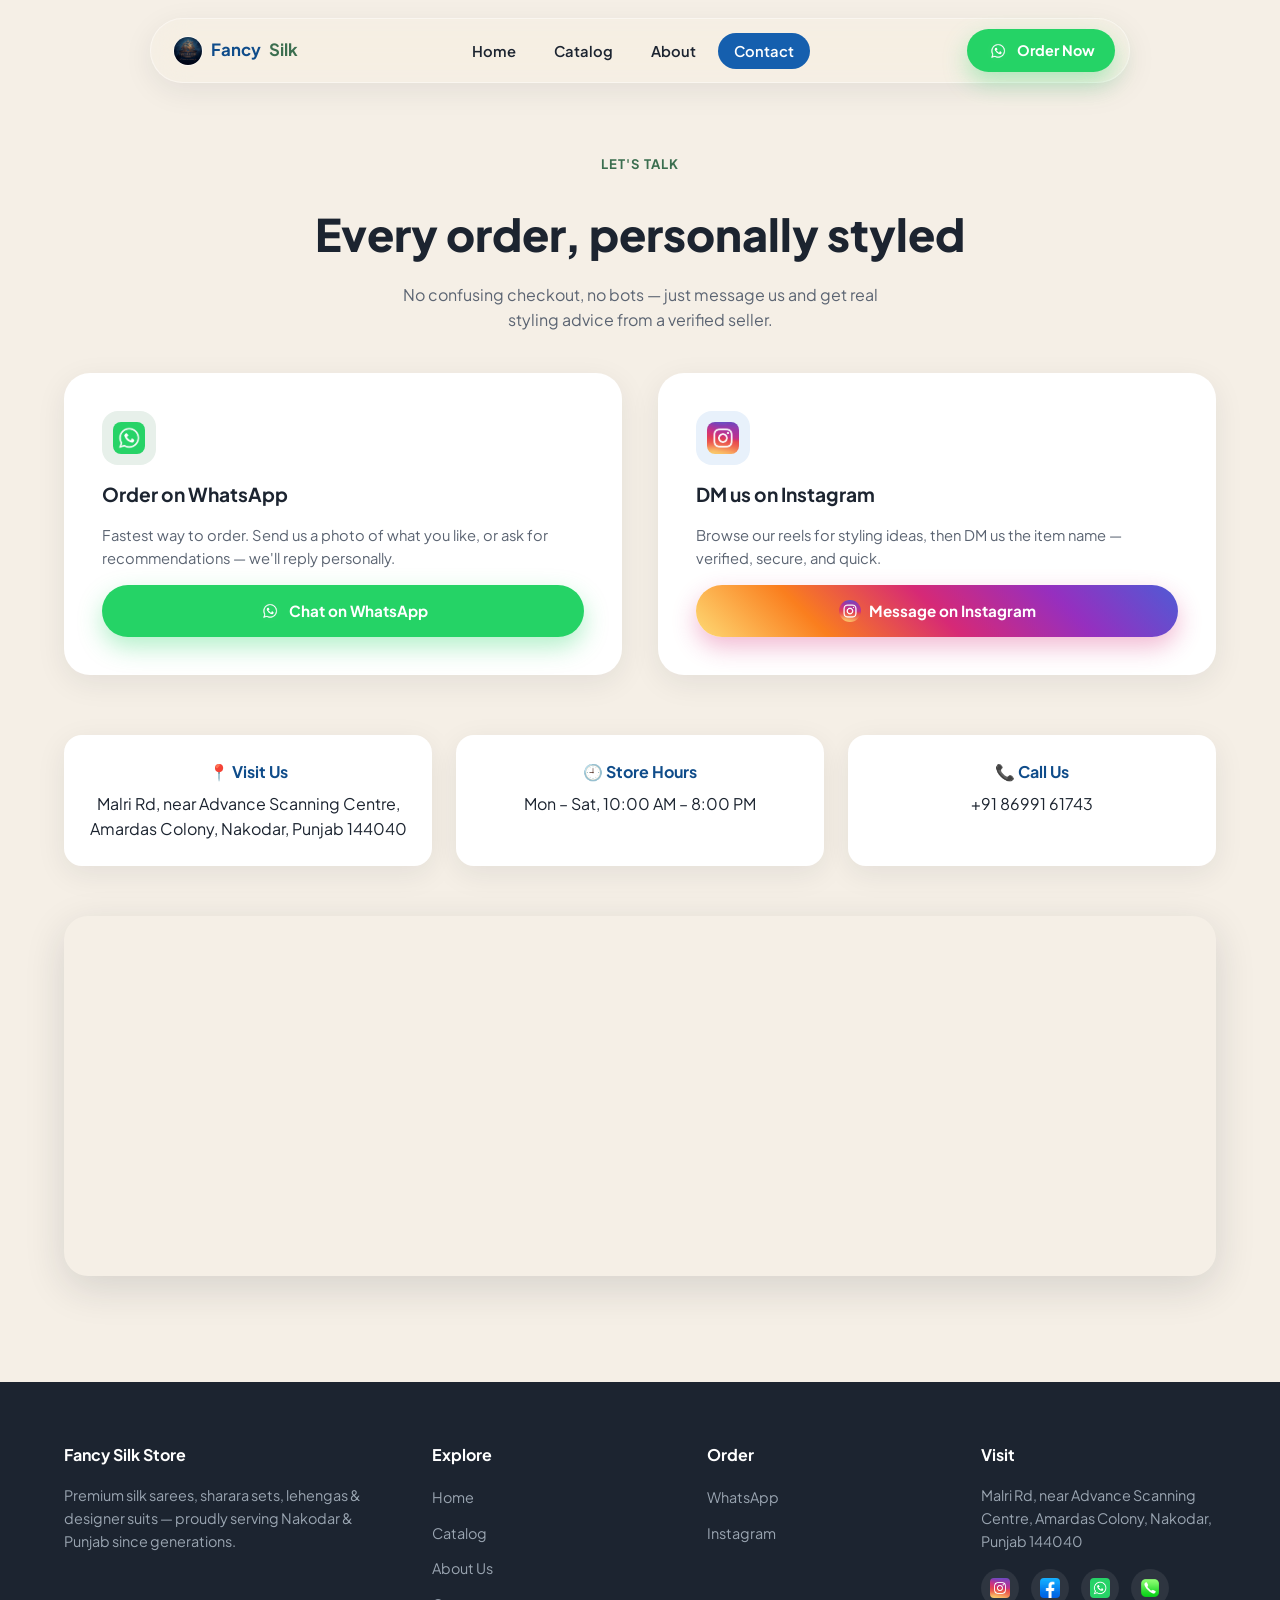
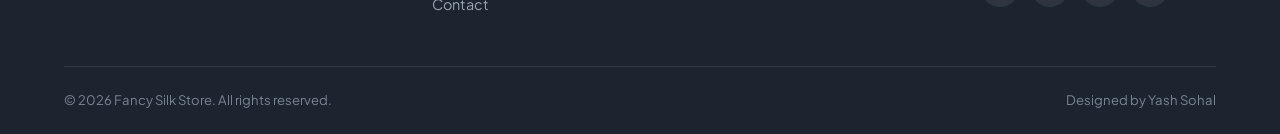
<file: contact.html>
<!DOCTYPE html>
<html lang="en">
<head>
<meta charset="UTF-8">
<meta name="viewport" content="width=device-width, initial-scale=1.0">
<title>Contact Us — Order on WhatsApp or Instagram | Fancy Silk Store Nakodar</title>
<meta name="description" content="Contact Fancy Silk Store, Nakodar. Order directly on WhatsApp or Instagram DM for personal styling advice, or visit us at Main Bazar, Nakodar, Punjab.">
<meta name="robots" content="index, follow">
<link rel="canonical" href="https://fancysilkstore.com/contact.html">
<meta name="theme-color" content="#155FAE">

<meta property="og:type" content="website">
<meta property="og:site_name" content="Fancy Silk Store">
<meta property="og:title" content="Contact Us | Fancy Silk Store">
<meta property="og:description" content="Order directly on WhatsApp or Instagram, or visit us in Nakodar, Punjab.">
<meta property="og:url" content="https://fancysilkstore.com/contact.html">
<meta property="og:image" content="https://fancysilkstore.com/assets/images/og-contact.jpg">
<meta name="twitter:card" content="summary_large_image">

<link rel="icon" href="/favicon.ico" sizes="any">
<link rel="icon" href="/assets/images/favicon-32.png" sizes="32x32" type="image/png">
<link rel="icon" href="/assets/images/favicon-16.png" sizes="16x16" type="image/png">
<link rel="apple-touch-icon" href="/assets/images/apple-touch-icon.png">
<link rel="manifest" href="/manifest.json">
<link rel="preconnect" href="https://fonts.googleapis.com">
<link rel="preconnect" href="https://fonts.gstatic.com" crossorigin>
<link href="https://fonts.googleapis.com/css2?family=Plus+Jakarta+Sans:wght@400;500;600;700;800&display=swap" rel="stylesheet">
<link rel="stylesheet" href="/assets/css/style.css?v=20">

<script type="application/ld+json">
{
  "@context": "https://schema.org",
  "@type": "ContactPage",
  "url": "https://fancysilkstore.com/contact.html",
  "mainEntity": {
    "@type": "ClothingStore",
    "name": "Fancy Silk Store",
    "telephone": "+91-8699161743",
    "address": {
      "@type": "PostalAddress",
      "streetAddress": "Malri Rd, near Advance Scanning Centre, Amardas Colony",
      "addressLocality": "Nakodar",
      "addressRegion": "Punjab",
      "postalCode": "144040",
      "addressCountry": "IN"
    },
    "geo": {
      "@type": "GeoCoordinates",
      "latitude": 31.1307963,
      "longitude": 75.4768162
    },
    "openingHours": "Mo-Sa 10:00-20:00"
  }
}
</script>
</head>
<body>

<div class="mobile-topbar">
  <img src="/assets/images/site-logo.jpg" alt="Fancy Silk Store logo">
  <span>Fancy <em>Silk Store</em></span>
</div>
<nav class="mobile-bottombar">
  <a href="/"><span class="bubble-icon"><svg viewBox="0 0 24 24" fill="none" stroke="currentColor" stroke-width="2"><path d="M3 11l9-8 9 8v9a2 2 0 0 1-2 2h-4v-6H9v6H5a2 2 0 0 1-2-2z"/></svg></span><span>Store</span></a>
  <a href="/catalog.html"><span class="bubble-icon"><svg viewBox="0 0 24 24" fill="none" stroke="currentColor" stroke-width="2"><path d="M6 7V6a6 6 0 0 1 12 0v1M4 7h16l-1.2 13.2A2 2 0 0 1 16.8 22H7.2a2 2 0 0 1-2-1.8L4 7z"/></svg></span><span>Catalog</span></a>
  <a href="https://www.instagram.com/fancy_silk_store_nakodar" target="_blank" rel="noopener"><span class="bubble-icon"><img src="/assets/images/instagram-logo.jpg" alt=""></span><span>Instagram</span></a>
  <a href="https://wa.me/918699161743" target="_blank" rel="noopener"><span class="bubble-icon"><img src="/assets/images/whatsapp-logo.jpg" alt=""></span><span>WhatsApp</span></a>
  <a href="https://www.google.com/maps?q=Fancy+Silk+Store,Malri+Rd,Amardas+Colony,Nakodar,Punjab+144040" target="_blank" rel="noopener"><span class="bubble-icon"><svg viewBox="0 0 24 24" fill="none" stroke="currentColor" stroke-width="2"><path d="M12 21s7-7.5 7-12a7 7 0 0 0-14 0c0 4.5 7 12 7 12z"/><circle cx="12" cy="9" r="2.5"/></svg></span><span>Location</span></a>
</nav>

<nav class="site-nav">
  <a href="/" class="nav-logo"><img src="/assets/images/site-logo.jpg" alt="Fancy Silk Store logo" width="30" height="30">Fancy<span>Silk</span></a>
  <ul class="nav-links">
    <li><a href="/">Home</a></li>
    <li><a href="/catalog.html">Catalog</a></li>
    <li><a href="/about.html">About</a></li>
    <li><a href="/contact.html" class="active">Contact</a></li>
  </ul>
  <a href="https://wa.me/918699161743" class="nav-cta btn-whatsapp"><img src="/assets/images/whatsapp-logo.jpg" class="btn-icon round" alt="">Order Now</a>
  <button class="nav-toggle" aria-label="Toggle menu">☰</button>
</nav>

<header class="contact-hero container">
  <span class="section-eyebrow">Let's Talk</span>
  <h1 style="font-size:clamp(2rem,4vw,2.8rem); font-weight:800; margin:12px 0;">Every order, personally styled</h1>
  <p style="color:#5B6472; max-width:520px; margin:0 auto;">No confusing checkout, no bots — just message us and get real styling advice from a verified seller.</p>
</header>

<section class="container">
  <div class="contact-grid">
    <div class="contact-card whatsapp reveal">
      <div class="icon"><img src="/assets/images/whatsapp-logo.jpg" alt="WhatsApp" style="width:32px;height:32px;border-radius:8px;object-fit:cover;"></div>
      <h3>Order on WhatsApp</h3>
      <p>Fastest way to order. Send us a photo of what you like, or ask for recommendations — we'll reply personally.</p>
      <a href="https://wa.me/918699161743" class="btn btn-whatsapp"><img src="/assets/images/whatsapp-logo.jpg" class="btn-icon round" alt="">Chat on WhatsApp</a>
    </div>
    <div class="contact-card instagram reveal">
      <div class="icon"><img src="/assets/images/instagram-logo.jpg" alt="Instagram" style="width:32px;height:32px;border-radius:8px;object-fit:cover;"></div>
      <h3>DM us on Instagram</h3>
      <p>Browse our reels for styling ideas, then DM us the item name — verified, secure, and quick.</p>
      <a href="https://www.instagram.com/fancy_silk_store_nakodar" target="_blank" rel="noopener" class="btn btn-instagram"><img src="/assets/images/instagram-logo.jpg" class="btn-icon round" alt="">Message on Instagram</a>
    </div>
  </div>

  <div class="contact-info-strip reveal">
    <div>
      <strong>📍 Visit Us</strong>
      Malri Rd, near Advance Scanning Centre, Amardas Colony, Nakodar, Punjab 144040
    </div>
    <div>
      <strong>🕘 Store Hours</strong>
      Mon – Sat, 10:00 AM – 8:00 PM
    </div>
    <div>
      <strong>📞 Call Us</strong>
      +91 86991 61743
    </div>
  </div>

  <iframe class="map-frame" loading="lazy" title="Fancy Silk Store location map"
    src="https://www.google.com/maps?q=Fancy+Silk+Store,Malri+Rd,Amardas+Colony,Nakodar,Punjab+144040&output=embed"></iframe>
</section>

<footer class="site-footer">
  <div class="container">
    <div class="footer-grid">
      <div>
        <h4>Fancy Silk Store</h4>
        <p>Premium silk sarees, sharara sets, lehengas & designer suits — proudly serving Nakodar & Punjab since generations.</p>
      </div>
      <div>
        <h4>Explore</h4>
        <ul>
          <li><a href="/">Home</a></li>
          <li><a href="/catalog.html">Catalog</a></li>
          <li><a href="/about.html">About Us</a></li>
          <li><a href="/contact.html">Contact</a></li>
        </ul>
      </div>
      <div>
        <h4>Order</h4>
        <ul>
          <li><a href="https://wa.me/918699161743">WhatsApp</a></li>
          <li><a href="https://www.instagram.com/fancy_silk_store_nakodar">Instagram</a></li>
        </ul>
      </div>
      <div>
        <h4>Visit</h4>
        <p>Malri Rd, near Advance Scanning Centre, Amardas Colony, Nakodar, Punjab 144040</p>
        <div class="footer-social">
          <a href="https://www.instagram.com/fancy_silk_store_nakodar" target="_blank" rel="noopener" aria-label="Instagram"><img src="/assets/images/instagram-logo.jpg" alt="Instagram"></a>
          <a href="https://www.facebook.com/fancysilkstorenakoder" target="_blank" rel="noopener" aria-label="Facebook"><img src="/assets/images/facebook-logo.jpg" alt="Facebook"></a>
          <a href="https://wa.me/918699161743" target="_blank" rel="noopener" aria-label="WhatsApp"><img src="/assets/images/whatsapp-logo.jpg" alt="WhatsApp"></a>
          <a href="tel:+918699161743" aria-label="Call"><img src="/assets/images/phone-logo.png" alt="Call"></a>
        </div>
      </div>
    </div>
    <div class="footer-bottom">
      <span>© 2026 Fancy Silk Store. All rights reserved.</span>
      <span>Designed by Yash Sohal</span>
    </div>
  </div>
</footer>

<script src="/assets/js/main.js?v=23"></script>
</body>
</html>
</file>
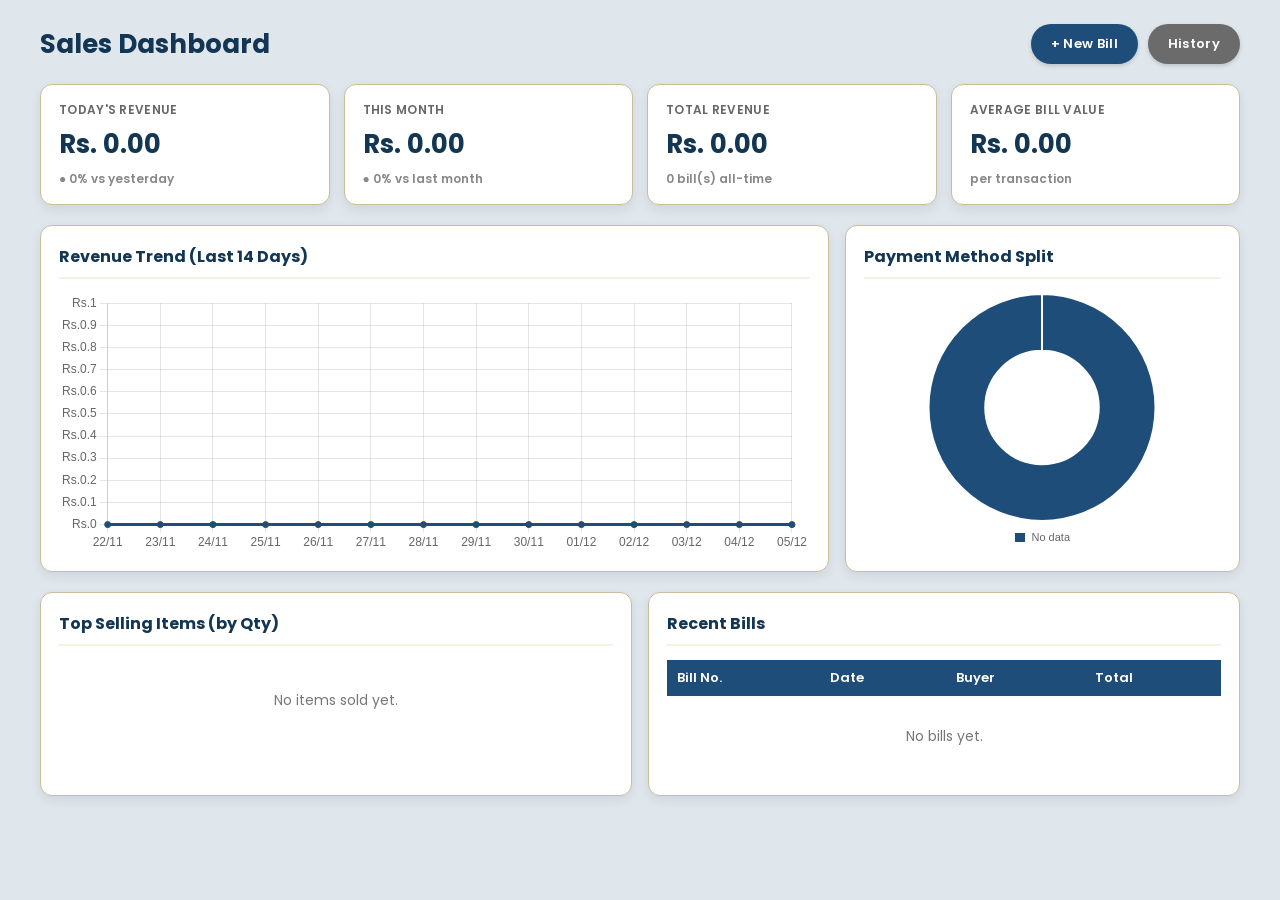
<file: dashboard.html>
<!DOCTYPE html>
<html lang="en">
<head>
<meta charset="UTF-8">
<title>Fancy Silk Store - Dashboard</title>
<link href="assets/fonts/poppins.css" rel="stylesheet">
<script src="assets/js/chart.umd.min.js"></script>
<style>
  :root{
    --blue:#1d4d78;
    --blue-dark:#123653;
    --blue-light:#eaf2fa;
    --beige:#f6f1e3;
    --border:#c9bd9a;
    --text:#232323;
    --green:#2c7f4d;
    --red:#c0392b;
  }
  *{box-sizing:border-box;}
  button, input, select, textarea{font-family:inherit;}
  body{
    margin:0;background:#dfe6ec;padding:24px;
    font-family:'Poppins','Segoe UI',Tahoma,Verdana,sans-serif;color:var(--text);
  }
  .topbar{max-width:1200px;margin:0 auto 20px;display:flex;gap:10px;flex-wrap:wrap;align-items:center;justify-content:space-between;}
  .topbar h1{font-family:'Poppins',sans-serif;font-weight:700;font-size:26px;color:var(--blue-dark);margin:0;}
  .topbar .actions{display:flex;gap:10px;flex-wrap:wrap;}
  button{
    padding:10px 20px;border:none;border-radius:999px;background:var(--blue);color:#fff;
    font-weight:600;cursor:pointer;font-size:13px;letter-spacing:.3px;
    transition:transform .12s ease,background .12s ease,box-shadow .12s ease;
    box-shadow:0 2px 4px rgba(0,0,0,.15);
  }
  button:hover{background:var(--blue-dark);transform:translateY(-2px);box-shadow:0 4px 10px rgba(0,0,0,.2);}
  button:active{transform:translateY(0) scale(.96);}
  button.secondary{background:#6b6b6b;}
  button.secondary:hover{background:#4d4d4d;}

  .wrap{max-width:1200px;margin:0 auto;}

  .stat-grid{
    display:grid;grid-template-columns:repeat(auto-fit,minmax(200px,1fr));gap:14px;margin-bottom:20px;
  }
  .stat-card{
    background:#fff;border:1px solid var(--border);border-radius:12px;padding:16px 18px;
    box-shadow:0 4px 12px rgba(0,0,0,.08);transition:transform .15s ease,box-shadow .15s ease;
  }
  .stat-card:hover{transform:translateY(-3px);box-shadow:0 8px 20px rgba(0,0,0,.14);}
  .stat-card .label{font-size:12px;color:#666;font-weight:600;letter-spacing:.3px;text-transform:uppercase;}
  .stat-card .value{font-size:26px;font-weight:bold;color:var(--blue-dark);margin-top:6px;font-family:'Poppins',sans-serif;}
  .stat-card .delta{font-size:12px;margin-top:6px;font-weight:600;}
  .delta.up{color:var(--green);}
  .delta.down{color:var(--red);}
  .delta.flat{color:#888;}

  .chart-grid{
    display:grid;grid-template-columns:2fr 1fr;gap:16px;margin-bottom:20px;
  }
  @media (max-width:800px){.chart-grid{grid-template-columns:1fr;}}
  .panel{
    background:#fff;border:1px solid var(--border);border-radius:12px;padding:18px;
    box-shadow:0 4px 12px rgba(0,0,0,.08);
  }
  .panel h3{
    margin:0 0 14px;font-family:'Poppins',sans-serif;font-size:16px;color:var(--blue-dark);
    border-bottom:2px solid var(--beige);padding-bottom:8px;
  }
  .chart-holder{position:relative;height:260px;}

  .bottom-grid{display:grid;grid-template-columns:1fr 1fr;gap:16px;}
  @media (max-width:800px){.bottom-grid{grid-template-columns:1fr;}}

  table{width:100%;border-collapse:collapse;font-size:13px;}
  thead th{background:var(--blue);color:#fff;padding:8px 10px;text-align:left;font-weight:600;}
  tbody td{border-bottom:1px solid #eee;padding:8px 10px;}
  tbody tr:hover{background:var(--blue-light);}
  .amount{font-weight:700;color:var(--blue-dark);}
  .empty-state{padding:30px;text-align:center;color:#777;font-size:14px;}

  .top-item-row{display:flex;align-items:center;gap:10px;margin-bottom:10px;}
  .top-item-name{flex:1;font-size:13px;}
  .top-item-bar-bg{flex:2;background:var(--blue-light);border-radius:6px;height:10px;overflow:hidden;}
  .top-item-bar-fill{background:var(--blue);height:100%;border-radius:6px;transition:width .4s ease;}
  .top-item-qty{width:50px;text-align:right;font-size:12px;font-weight:700;color:var(--blue-dark);}
</style>
</head>
<body>

<div class="topbar">
  <h1>Sales Dashboard</h1>
  <div class="actions">
    <button onclick="location.href='bill.html'">+ New Bill</button>
    <button class="secondary" onclick="location.href='bill-history.html'">History</button>
  </div>
</div>

<div class="wrap">
  <div class="stat-grid" id="statGrid"></div>

  <div class="chart-grid">
    <div class="panel">
      <h3>Revenue Trend (Last 14 Days)</h3>
      <div class="chart-holder"><canvas id="trendChart"></canvas></div>
    </div>
    <div class="panel">
      <h3>Payment Method Split</h3>
      <div class="chart-holder"><canvas id="paymentChart"></canvas></div>
    </div>
  </div>

  <div class="bottom-grid">
    <div class="panel">
      <h3>Top Selling Items (by Qty)</h3>
      <div id="topItems"></div>
    </div>
    <div class="panel">
      <h3>Recent Bills</h3>
      <table>
        <thead><tr><th>Bill No.</th><th>Date</th><th>Buyer</th><th>Total</th></tr></thead>
        <tbody id="recentBody"></tbody>
      </table>
      <div class="empty-state" id="recentEmpty" style="display:none;">No bills yet.</div>
    </div>
  </div>
</div>

<script>
const STORAGE_KEY = 'billing_history_v1';

function getHistory(){
  return JSON.parse(localStorage.getItem(STORAGE_KEY) || '[]');
}

function dateOnly(d){ return d.slice(0,10); }

function fmt(n){
  return 'Rs. ' + (Math.round(n*100)/100).toLocaleString('en-IN', {minimumFractionDigits:2, maximumFractionDigits:2});
}

function buildStats(history){
  const now = new Date();
  const today = now.toISOString().slice(0,10);
  const yestDate = new Date(now); yestDate.setDate(yestDate.getDate()-1);
  const yesterday = yestDate.toISOString().slice(0,10);

  const monthStr = today.slice(0,7);
  const lastMonthDate = new Date(now.getFullYear(), now.getMonth()-1, 1);
  const lastMonthStr = lastMonthDate.toISOString().slice(0,7);

  let totalRevenue=0, todayRevenue=0, yesterdayRevenue=0, monthRevenue=0, lastMonthRevenue=0;
  history.forEach(h=>{
    const amt = parseFloat(h.grandTotal) || 0;
    const d = h.date || '';
    totalRevenue += amt;
    if(d === today) todayRevenue += amt;
    if(d === yesterday) yesterdayRevenue += amt;
    if(d.slice(0,7) === monthStr) monthRevenue += amt;
    if(d.slice(0,7) === lastMonthStr) lastMonthRevenue += amt;
  });

  const totalBills = history.length;
  const avgBill = totalBills ? totalRevenue/totalBills : 0;

  function pctDelta(cur, prev){
    if(prev === 0) return cur > 0 ? {pct:100, dir:'up'} : {pct:0, dir:'flat'};
    const pct = ((cur-prev)/prev)*100;
    return {pct: Math.abs(Math.round(pct)), dir: pct>0.5?'up':(pct<-0.5?'down':'flat')};
  }
  const dayDelta = pctDelta(todayRevenue, yesterdayRevenue);
  const monthDelta = pctDelta(monthRevenue, lastMonthRevenue);

  return {totalRevenue, todayRevenue, monthRevenue, totalBills, avgBill, dayDelta, monthDelta};
}

function renderStats(stats){
  const arrow = d => d==='up' ? '&#9650;' : d==='down' ? '&#9660;' : '&#9679;';
  const cards = [
    {label:"Today's Revenue", value: fmt(stats.todayRevenue), delta: `${arrow(stats.dayDelta.dir)} ${stats.dayDelta.pct}% vs yesterday`, dir: stats.dayDelta.dir},
    {label:'This Month', value: fmt(stats.monthRevenue), delta: `${arrow(stats.monthDelta.dir)} ${stats.monthDelta.pct}% vs last month`, dir: stats.monthDelta.dir},
    {label:'Total Revenue', value: fmt(stats.totalRevenue), delta: `${stats.totalBills} bill(s) all-time`, dir:'flat'},
    {label:'Average Bill Value', value: fmt(stats.avgBill), delta: 'per transaction', dir:'flat'},
  ];
  document.getElementById('statGrid').innerHTML = cards.map(c=>`
    <div class="stat-card">
      <div class="label">${c.label}</div>
      <div class="value">${c.value}</div>
      <div class="delta ${c.dir}">${c.delta}</div>
    </div>`).join('');
}

function renderTrendChart(history){
  const days = [];
  const now = new Date();
  for(let i=13;i>=0;i--){
    const d = new Date(now); d.setDate(d.getDate()-i);
    days.push(d.toISOString().slice(0,10));
  }
  const revenueByDay = {};
  days.forEach(d=>revenueByDay[d]=0);
  history.forEach(h=>{
    const d = h.date;
    if(d in revenueByDay) revenueByDay[d] += parseFloat(h.grandTotal)||0;
  });
  const labels = days.map(d=>d.slice(5).split('-').reverse().join('/'));
  const data = days.map(d=>revenueByDay[d]);

  new Chart(document.getElementById('trendChart'), {
    type:'line',
    data:{
      labels,
      datasets:[{
        label:'Revenue',
        data,
        borderColor:'#1d4d78',
        backgroundColor:'rgba(29,77,120,0.12)',
        fill:true,
        tension:0.3,
        pointRadius:3,
        pointBackgroundColor:'#1d4d78'
      }]
    },
    options:{
      responsive:true,maintainAspectRatio:false,
      plugins:{legend:{display:false}},
      scales:{ y:{ beginAtZero:true, ticks:{ callback:v=>'Rs.'+v } } }
    }
  });
}

function renderPaymentChart(history){
  const counts = {UPI:0, Card:0, Cash:0, Other:0};
  history.forEach(h=>{
    const m = h.paymentMethod || 'Cash';
    counts[m] = (counts[m]||0) + (parseFloat(h.grandTotal)||0);
  });
  const labels = Object.keys(counts).filter(k=>counts[k]>0);
  const data = labels.map(k=>counts[k]);
  if(!labels.length){ labels.push('No data'); data.push(1); }

  new Chart(document.getElementById('paymentChart'), {
    type:'doughnut',
    data:{
      labels,
      datasets:[{
        data,
        backgroundColor:['#1d4d78','#c9a227','#2c7f4d','#a3792f','#999'],
        borderWidth:2,borderColor:'#fff'
      }]
    },
    options:{
      responsive:true,maintainAspectRatio:false,
      plugins:{legend:{position:'bottom',labels:{boxWidth:12,font:{size:11}}}}
    }
  });
}

function renderTopItems(history){
  const qtyByItem = {};
  history.forEach(h=>{
    (h.items||[]).forEach(it=>{
      const name = (it.name||'').trim();
      if(!name) return;
      qtyByItem[name] = (qtyByItem[name]||0) + (parseFloat(it.qty)||0);
    });
  });
  const sorted = Object.entries(qtyByItem).sort((a,b)=>b[1]-a[1]).slice(0,6);
  const holder = document.getElementById('topItems');
  if(!sorted.length){
    holder.innerHTML = '<div class="empty-state">No items sold yet.</div>';
    return;
  }
  const max = sorted[0][1];
  holder.innerHTML = sorted.map(([name,qty])=>`
    <div class="top-item-row">
      <div class="top-item-name">${name}</div>
      <div class="top-item-bar-bg"><div class="top-item-bar-fill" style="width:${(qty/max*100).toFixed(0)}%"></div></div>
      <div class="top-item-qty">${qty}</div>
    </div>`).join('');
}

function renderRecent(history){
  const tbody = document.getElementById('recentBody');
  const empty = document.getElementById('recentEmpty');
  const recent = history.slice().reverse().slice(0,8);
  if(!recent.length){ empty.style.display='block'; tbody.innerHTML=''; return; }
  empty.style.display='none';
  tbody.innerHTML = recent.map(h=>`
    <tr>
      <td>${h.billNo}</td>
      <td>${h.date||''}</td>
      <td>${h.buyerName||'-'}</td>
      <td class="amount">Rs. ${h.grandTotal}</td>
    </tr>`).join('');
}

function init(){
  const history = getHistory();
  renderStats(buildStats(history));
  renderTrendChart(history);
  renderPaymentChart(history);
  renderTopItems(history);
  renderRecent(history);
}

init();

if('serviceWorker' in navigator){
  navigator.serviceWorker.register('bill-sw.js').catch(()=>{});
}
</script>
</body>
</html>
</file>
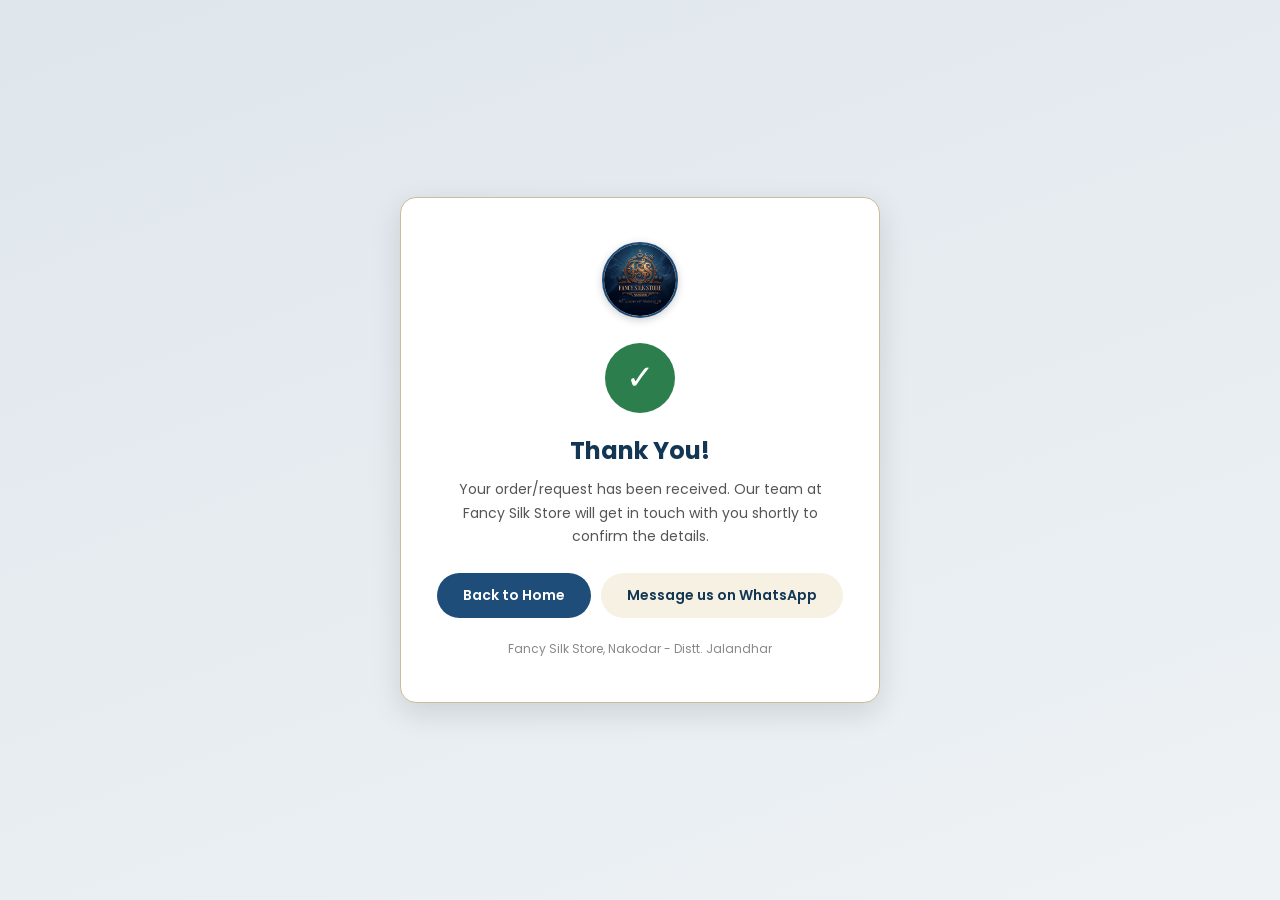
<file: thankyou.html>
<!DOCTYPE html>
<html lang="en">
<head>
<meta charset="UTF-8">
<title>Thank You - Fancy Silk Store</title>
<link rel="preconnect" href="https://fonts.googleapis.com">
<link rel="preconnect" href="https://fonts.gstatic.com" crossorigin>
<link href="https://fonts.googleapis.com/css2?family=Poppins:wght@400;500;600;700;800&display=swap" rel="stylesheet">
<style>
  :root{
    --blue:#1d4d78;
    --blue-dark:#123653;
    --beige:#f6f1e3;
    --border:#c9bd9a;
    --text:#232323;
    --green:#2c7f4d;
  }
  *{box-sizing:border-box;}
  body{
    margin:0;min-height:100vh;background:linear-gradient(160deg,#dfe6ec,#eef2f5);
    font-family:'Poppins','Segoe UI',sans-serif;color:var(--text);
    display:flex;align-items:center;justify-content:center;padding:24px;
  }
  .card{
    max-width:480px;width:100%;background:#fff;border:1px solid var(--border);border-radius:16px;
    padding:44px 36px;text-align:center;box-shadow:0 10px 30px rgba(0,0,0,.12);
    animation:pop .5s ease-out;
  }
  @keyframes pop{from{opacity:0;transform:translateY(14px) scale(.97);}to{opacity:1;transform:translateY(0) scale(1);}}
  .logo{height:76px;width:76px;object-fit:cover;border-radius:50%;border:2px solid var(--blue);box-shadow:0 2px 8px rgba(0,0,0,.2);margin-bottom:18px;}
  .tick{
    width:70px;height:70px;border-radius:50%;background:var(--green);color:#fff;
    display:flex;align-items:center;justify-content:center;margin:0 auto 20px;
    font-size:34px;animation:tick-in .5s ease-out .1s both;
  }
  @keyframes tick-in{from{transform:scale(0);}to{transform:scale(1);}}
  h1{font-size:24px;font-weight:700;color:var(--blue-dark);margin:0 0 10px;}
  p{font-size:14px;line-height:1.7;color:#555;margin:0 0 24px;}
  .actions{display:flex;flex-wrap:wrap;gap:10px;justify-content:center;}
  a.btn{
    text-decoration:none;padding:12px 26px;border-radius:999px;font-weight:600;font-size:14px;
    transition:transform .15s ease,box-shadow .15s ease;display:inline-block;
  }
  a.btn:hover{transform:translateY(-2px);box-shadow:0 6px 14px rgba(0,0,0,.18);}
  a.btn.primary{background:var(--blue);color:#fff;}
  a.btn.secondary{background:var(--beige);color:var(--blue-dark);}
  .note{margin-top:22px;font-size:12px;color:#888;}
</style>
</head>
<body>

<div class="card">
  <img src="assets/images/site-logo.jpg" alt="Fancy Silk Store logo" class="logo">
  <div class="tick">&#10003;</div>
  <h1>Thank You!</h1>
  <p>Your order/request has been received. Our team at Fancy Silk Store will get in touch with you shortly to confirm the details.</p>
  <div class="actions">
    <a class="btn primary" href="index.html">Back to Home</a>
    <a class="btn secondary" href="https://wa.me/918699161743" target="_blank" rel="noopener">Message us on WhatsApp</a>
  </div>
  <div class="note">Fancy Silk Store, Nakodar - Distt. Jalandhar</div>
</div>

</body>
</html>
</file>
<file: assets/css/style.css>
/* ============================================
   Fancy Silk Store — Design System
   ============================================ */

:root{
  --royal-blue: #155FAE;
  --royal-blue-dark: #0F4C8A;
  --royal-blue-light: #E8F1FB;
  --beige: #F5EFE6;
  --beige-dark: #E8DCC8;
  --green: #3B6E4F;
  --green-light: #E7F0EA;
  --ink: #1C2430;
  --white: #FFFFFF;
  --glass-bg: rgba(245, 239, 230, 0.55);
  --glass-blue: rgba(21, 95, 174, 0.55);
  --shadow-soft: 0 8px 30px rgba(28, 36, 48, 0.08);
  --shadow-card: 0 12px 40px rgba(28, 36, 48, 0.14);
  --radius-pill: 999px;
  --radius-card: 22px;
  --font-main: 'Plus Jakarta Sans', -apple-system, BlinkMacSystemFont, "Segoe UI", Roboto, Helvetica, Arial, sans-serif;
}

*{ margin:0; padding:0; box-sizing:border-box; }

html{ scroll-behavior:smooth; overflow-x:hidden; }

body{
  font-family: var(--font-main);
  background: var(--beige);
  color: var(--ink);
  line-height: 1.6;
  overflow-x: hidden;
  -webkit-font-smoothing: antialiased;
}

img{ max-width:100%; display:block; }
a{ text-decoration:none; color:inherit; }
ul{ list-style:none; }
button{ font-family:inherit; cursor:pointer; border:none; background:none; }
.container{ max-width:1200px; margin:0 auto; padding:0 24px; }

/* Visually-hidden (SEO/a11y friendly headings) */
.sr-only{
  position:absolute; width:1px; height:1px; padding:0; margin:-1px;
  overflow:hidden; clip:rect(0,0,0,0); white-space:nowrap; border:0;
}

/* ============================================
   Pill Glass Nav Bar
   ============================================ */
.site-nav{
  position: fixed;
  top: 18px;
  left: 50%;
  transform: translateX(-50%);
  z-index: 1000;
  width: min(92%, 980px);
  display: flex;
  align-items: center;
  justify-content: space-between;
  gap: 24px;
  padding: 10px 14px 10px 22px;
  border-radius: var(--radius-pill);
  background: var(--glass-bg);
  backdrop-filter: blur(18px) saturate(160%);
  -webkit-backdrop-filter: blur(18px) saturate(160%);
  border: 1px solid rgba(255,255,255,0.4);
  box-shadow: var(--shadow-soft);
  transition: all .35s ease;
}
.site-nav.scrolled{
  top: 10px;
  padding: 8px 12px 8px 20px;
  background: var(--glass-bg);
  box-shadow: var(--shadow-card);
}
.nav-logo{
  display:flex; align-items:center; gap:8px;
  font-weight:700; font-size:1.05rem; color:var(--royal-blue-dark);
  white-space:nowrap;
}
.nav-logo img{
  width:30px; height:30px; border-radius:50%; object-fit:cover;
  border:1.5px solid rgba(255,255,255,.6);
}
.footer-social{ display:flex; gap:12px; margin-top:16px; }
.footer-social a{
  width:38px; height:38px; border-radius:50%; overflow:hidden;
  display:flex; align-items:center; justify-content:center;
  background: rgba(255,255,255,.08); transition: transform .2s ease, background .2s ease;
}
.footer-social a:hover{ background: var(--royal-blue); transform: translateY(-3px); }
.footer-social img{ width:20px; height:20px; object-fit:contain; border-radius:4px; }
.nav-logo span{ color: var(--green); }
.nav-links{
  display:flex; align-items:center; gap:6px;
}
.nav-links a{
  padding:9px 16px;
  border-radius: var(--radius-pill);
  font-size:.92rem; font-weight:600;
  color: var(--ink);
  transition: background .25s ease, color .25s ease;
}
.nav-links a:hover, .nav-links a.active{
  background: var(--royal-blue);
  color: var(--white);
}
.nav-cta{
  display:flex; align-items:center; gap:8px;
  padding:10px 20px;
  border-radius: var(--radius-pill);
  background: var(--royal-blue);
  color: var(--white) !important;
  font-weight:700;
  font-size:.9rem;
  white-space:nowrap;
  box-shadow: 0 6px 16px rgba(21,95,174,.35);
  transition: transform .2s ease, background .2s ease;
}
.nav-cta:hover{ background: var(--royal-blue-dark); transform: translateY(-2px); }

.nav-toggle{ display:none; }

/* ============================================
   Buttons
   ============================================ */
.btn{
  display:inline-flex; align-items:center; justify-content:center; gap:8px;
  padding:14px 30px;
  border-radius: var(--radius-pill);
  font-weight:700; font-size:.95rem;
  transition: transform .25s ease, box-shadow .25s ease, background .25s ease;
}
.btn-primary{
  background: var(--royal-blue);
  color: var(--white);
  box-shadow: 0 10px 24px rgba(21,95,174,.32);
}
.btn-primary:hover{ background: var(--royal-blue-dark); transform: translateY(-3px); box-shadow: 0 14px 30px rgba(21,95,174,.4); }
.btn-outline{
  background: transparent;
  color: var(--royal-blue-dark);
  border: 2px solid var(--royal-blue);
}
.btn-outline:hover{ background: var(--royal-blue); color:var(--white); transform: translateY(-3px); }
.btn-whatsapp{
  background: #25D366;
  color: var(--white);
  box-shadow: 0 10px 24px rgba(37,211,102,.35);
}
.btn-whatsapp:hover{ background: #1EBE5B; transform: translateY(-3px); box-shadow: 0 14px 30px rgba(37,211,102,.42); }

.btn-instagram{
  background: linear-gradient(45deg, #FEDA75, #FA7E1E, #D62976, #962FBF, #4F5BD5);
  color: var(--white);
  box-shadow: 0 10px 24px rgba(214,41,118,.32);
}
.btn-instagram:hover{ transform: translateY(-3px); box-shadow: 0 14px 30px rgba(214,41,118,.42); filter: brightness(1.06); }

.btn-icon{
  width:22px; height:22px; border-radius:6px; object-fit:cover; flex-shrink:0;
}
.btn-icon.round{ border-radius:50%; }

/* ============================================
   Hero
   ============================================ */
.hero{
  min-height: 100svh;
  display:flex; align-items:center;
  padding: 140px 0 80px;
  position: relative;
  background:
    radial-gradient(circle at 85% 15%, var(--beige-dark) 0%, transparent 55%),
    radial-gradient(circle at 10% 90%, var(--green-light) 0%, transparent 45%),
    var(--beige);
  overflow:hidden;
}
.hero-grid{
  display:grid; grid-template-columns: 1.1fr .9fr; gap:50px; align-items:center;
  width:100%;
}
.hero-eyebrow{
  display:inline-flex; align-items:center; gap:8px;
  padding:8px 16px; border-radius: var(--radius-pill);
  background: var(--royal-blue-light); color: var(--royal-blue-dark);
  font-size:.8rem; font-weight:700; letter-spacing:.03em;
  margin-bottom:22px;
  opacity:0; animation: fadeUp .7s ease forwards;
}
.hero h1{
  font-size: clamp(2.4rem, 5vw, 3.6rem);
  font-weight:800; line-height:1.08; letter-spacing:-0.02em;
  color: var(--ink);
  margin-bottom:22px;
  opacity:0; animation: fadeUp .7s ease .1s forwards;
}
.hero h1 em{
  font-style:normal; color: var(--royal-blue);
  position:relative;
}
.word-rotate{
  display:inline-block;
  position:relative;
  vertical-align:top;
}
.word-rotate .wr-current{
  display:inline-block;
  transition: transform .5s cubic-bezier(.2,.8,.2,1), opacity .5s ease;
}
.word-rotate .wr-current.wr-out{
  transform: translateY(-100%);
  opacity:0;
}
.word-rotate .wr-current.wr-in{
  animation: wrIn .5s cubic-bezier(.2,.8,.2,1) forwards;
}
@keyframes wrIn{
  from{ transform: translateY(100%); opacity:0; }
  to{ transform: translateY(0); opacity:1; }
}
.hero p{
  font-size:1.08rem; color:#4B5563; max-width:480px; margin-bottom:34px;
  opacity:0; animation: fadeUp .7s ease .2s forwards;
}
.hero-actions{ display:flex; gap:16px; flex-wrap:wrap; opacity:0; animation: fadeUp .7s ease .3s forwards; }
.hero-trust{ display:flex; gap:26px; margin-top:36px; flex-wrap:wrap; opacity:0; animation: fadeUp .7s ease .4s forwards; }
.hero-trust div{ font-size:.85rem; color:#4B5563; }
.hero-trust strong{ display:block; font-size:1.3rem; color: var(--royal-blue-dark); font-weight:800; }

.hero-visual{
  position:relative; opacity:0; animation: scaleIn .8s ease .25s forwards;
}
.hero-visual .frame{
  border-radius: 34px; overflow:hidden;
  box-shadow: var(--shadow-card);
  aspect-ratio: 4/5;
  background: linear-gradient(145deg, var(--royal-blue-light), var(--beige-dark));
}
.hero-visual .frame img{ width:100%; height:100%; object-fit:cover; }
.hero-badge{
  position:absolute; bottom:-18px; left:-18px;
  background: var(--white); padding:14px 20px; border-radius:18px;
  box-shadow: var(--shadow-card);
  display:flex; align-items:center; gap:10px;
  font-size:.85rem; font-weight:700; color: var(--green);
}
.verified-tick-icon{ width:18px; height:18px; flex:0 0 auto; }

@keyframes fadeUp{ from{ opacity:0; transform: translateY(22px);} to{opacity:1; transform:translateY(0);} }
@keyframes scaleIn{ from{ opacity:0; transform: scale(.92);} to{opacity:1; transform:scale(1);} }

/* ============================================
   Marquee — clothing styles strip
   ============================================ */
.marquee-section{
  padding: 34px 0;
  background: var(--white);
  border-top: 1px solid var(--beige-dark);
  border-bottom: 1px solid var(--beige-dark);
  overflow:hidden;
}
.marquee-track{
  display:flex; gap:14px; width:max-content;
  animation: marquee 28s linear infinite;
}
.marquee-section:hover .marquee-track{ animation-play-state: paused; }
.marquee-chip{
  display:flex; align-items:center; gap:10px;
  padding:12px 22px;
  background: var(--beige);
  border: 1px solid var(--beige-dark);
  border-radius: var(--radius-pill);
  font-weight:700; font-size:.95rem; color: var(--royal-blue-dark);
  white-space:nowrap;
}
.marquee-chip .dot{ width:6px; height:6px; border-radius:50%; background: var(--green); }
@keyframes marquee{
  from{ transform: translateX(0); }
  to{ transform: translateX(-50%); }
}

/* ============================================
   Section shell
   ============================================ */
.section{ padding: 100px 0; }
.section-head{ text-align:center; max-width:640px; margin:0 auto 56px; }
.section-eyebrow{
  display:inline-block; color: var(--green); font-weight:700; font-size:.82rem;
  letter-spacing:.08em; text-transform:uppercase; margin-bottom:12px;
}
.section-head h2{
  font-size: clamp(1.8rem, 3.4vw, 2.6rem); font-weight:800; color:var(--ink); letter-spacing:-0.01em;
  margin-bottom:14px;
}
.section-head p{ color:#5B6472; font-size:1.02rem; }
.reveal{ opacity:0; transform: translateY(28px); transition: opacity .7s ease, transform .7s ease; }
.reveal.in-view{ opacity:1; transform: translateY(0); }

/* ============================================
   Reels — tilted fan cards
   ============================================ */
.reels-section{ background: var(--beige); }
.reels-row{
  display:flex; justify-content:center; align-items:flex-end;
  gap: 14px; flex-wrap:wrap; padding: 20px 0 10px;
}
.reel-card{
  position:relative;
  width: 168px; aspect-ratio: 9/16;
  border-radius: 24px; overflow:hidden;
  box-shadow: var(--shadow-card);
  background: linear-gradient(160deg, var(--royal-blue-light), var(--beige-dark));
  border: 4px solid var(--white);
  cursor:pointer;
  opacity:0; transform: translateY(40px) rotate(var(--tilt,0deg));
  transition: transform .45s cubic-bezier(.2,.8,.2,1), box-shadow .35s ease;
}
.reel-card.in-view{ opacity:1; animation: fanIn .6s cubic-bezier(.2,.8,.2,1) forwards; }
.reel-card:nth-child(5n+1){ --tilt:-8deg; }
.reel-card:nth-child(5n+2){ --tilt:-4deg; }
.reel-card:nth-child(5n+3){ --tilt:0deg; z-index:2; width:190px; }
.reel-card:nth-child(5n+4){ --tilt:4deg; }
.reel-card:nth-child(5n+5){ --tilt:8deg; }
.reel-card:hover{
  transform: rotate(0deg) translateY(-14px) scale(1.06);
  box-shadow: 0 22px 46px rgba(28,36,48,.24);
  z-index: 5;
}
@keyframes fanIn{
  from{ opacity:0; transform: translateY(40px) rotate(var(--tilt,0deg)); }
  to{ opacity:1; transform: translateY(0) rotate(var(--tilt,0deg)); }
}
.reel-card img{ width:100%; height:100%; object-fit:cover; }
.reel-play{
  position:absolute; inset:0; display:flex; align-items:center; justify-content:center;
  background: linear-gradient(to top, rgba(15,20,28,.55), transparent 45%);
}
.reel-play svg{ width:38px; height:38px; filter: drop-shadow(0 4px 10px rgba(0,0,0,.4)); }
.reel-label{
  position:absolute; bottom:10px; left:10px; right:10px;
  color:#fff; font-size:.72rem; font-weight:700;
}
.reels-cta{ text-align:center; margin-top:44px; }
.reel-card.reel-extra{ display:none; }
.reels-more-btn{
  display:inline-flex; margin:18px auto 0; padding:12px 26px;
  border-radius:999px; font-size:.85rem;
}

/* ============================================
   WhatsApp / Instagram order CTA band
   ============================================ */
.order-band{
  background: linear-gradient(120deg, var(--royal-blue-dark), var(--royal-blue));
  color: var(--white);
  border-radius: 32px;
  padding: 60px 40px;
  display:grid; grid-template-columns: 1.2fr .8fr; gap:40px; align-items:center;
  box-shadow: var(--shadow-card);
}
.order-band h2{ font-size: clamp(1.6rem,3vw,2.2rem); font-weight:800; margin-bottom:14px; }
.order-band p{ color: rgba(255,255,255,.85); max-width:460px; margin-bottom:10px; }
.order-trust{ display:flex; gap:18px; flex-wrap:wrap; margin-top:18px; font-size:.85rem; color:rgba(255,255,255,.85); }
.order-trust span{ display:flex; align-items:center; gap:6px; }
.order-actions{ display:flex; flex-direction:column; gap:14px; }
.order-actions .btn{ width:100%; }
.btn-white{ background: var(--white); color: var(--royal-blue-dark); }
.btn-white:hover{ background: var(--beige); transform: translateY(-3px); }

/* ============================================
   Footer
   ============================================ */
.site-footer{
  background: var(--ink); color: #C9D1DB;
  padding: 60px 0 24px; margin-top: 100px;
}
.footer-grid{
  display:grid; grid-template-columns: 1.4fr 1fr 1fr 1fr; gap:40px;
  margin-bottom:40px;
}
.footer-grid h4{ color:#fff; margin-bottom:16px; font-size:1rem; }
.footer-grid p{ font-size:.9rem; color:#9AA5B1; }
.footer-grid ul li{ margin-bottom:10px; }
.footer-grid ul a{ font-size:.9rem; color:#9AA5B1; transition:color .2s; }
.footer-grid ul a:hover{ color: var(--beige); }
.footer-bottom{
  border-top:1px solid rgba(255,255,255,.1); padding-top:22px;
  display:flex; justify-content:space-between; flex-wrap:wrap; gap:10px;
  font-size:.82rem; color:#7A8492;
}

/* ============================================
   Catalog page — carousel cards
   ============================================ */
.catalog-hero{ padding:150px 0 40px; text-align:center; }
.catalog-carousel{
  position:relative;
  display:flex; align-items:center; justify-content:center;
  padding: 60px 0 30px;
  perspective: 1400px;
  overflow-x:hidden;
  max-width:100%;
}
.carousel-track{
  position:relative; height: 600px; width:100%;
  display:flex; align-items:center; justify-content:center;
}
.carousel-card{
  position:absolute;
  width: 300px;
  background: var(--white);
  border-radius: var(--radius-card);
  box-shadow: var(--shadow-card);
  overflow:hidden;
  cursor:pointer;
  transition: transform .55s cubic-bezier(.2,.8,.2,1), opacity .55s ease, filter .55s ease;
}
.carousel-card .cc-img{ aspect-ratio: 3/4; background: linear-gradient(160deg, var(--beige-dark), var(--royal-blue-light)); overflow:hidden; }
.carousel-card .cc-img img{ width:100%; height:100%; object-fit:cover; }
.carousel-card .cc-body{ padding:18px 20px 22px; }
.carousel-card .cc-tag{ font-size:.72rem; font-weight:700; color: var(--green); text-transform:uppercase; letter-spacing:.06em; }
.carousel-card h3{ font-size:1.08rem; margin:6px 0 4px; color:var(--ink); }
.carousel-card .cc-price{ font-weight:800; color: var(--royal-blue-dark); }
.carousel-card .cc-price del{ color:#9AA5B1; font-weight:500; margin-left:8px; font-size:.85rem; }
.carousel-card .cc-btn-row{ display:flex; gap:8px; margin-top:14px; }
.carousel-card .cc-view-btn{
  flex:0 0 auto;
  display:flex; align-items:center; justify-content:center;
  padding:10px 18px;
  background:transparent; color: var(--royal-blue-dark); font-weight:700; font-size:.85rem;
  border: 1.5px solid var(--royal-blue); border-radius: var(--radius-pill);
  cursor:pointer;
  transition: background .2s ease, transform .2s ease;
}
.carousel-card .cc-view-btn:hover{ background: var(--royal-blue-light); transform: translateY(-2px); }
.carousel-card .cc-order-btn{
  flex:1;
  display:flex; align-items:center; justify-content:center; gap:8px;
  padding:10px 16px;
  background:#25D366; color:#fff; font-weight:700; font-size:.85rem;
  border-radius: var(--radius-pill);
  box-shadow: 0 8px 18px rgba(37,211,102,.3);
  transition: background .2s ease, transform .2s ease;
}
.carousel-card .cc-order-btn:hover{ background:#1EBE5B; transform: translateY(-2px); }

.carousel-card:not([data-pos="active"]) .cc-btn-row{ visibility:hidden; }
.carousel-card[data-pos="active"]{ transform: translateX(0) scale(1); z-index:5; opacity:1; filter:none; cursor:default; }
.carousel-card[data-pos="left1"]{ transform: translateX(-260px) scale(.85); z-index:4; opacity:.75; filter: blur(.5px); }
.carousel-card[data-pos="right1"]{ transform: translateX(260px) scale(.85); z-index:4; opacity:.75; filter: blur(.5px); }
.carousel-card[data-pos="left2"]{ transform: translateX(-440px) scale(.7); z-index:3; opacity:.4; }
.carousel-card[data-pos="right2"]{ transform: translateX(440px) scale(.7); z-index:3; opacity:.4; }
.carousel-card[data-pos="hidden"]{ transform: translateX(0) scale(.5); opacity:0; z-index:1; }

.carousel-nav{ display:flex; justify-content:center; gap:16px; margin-top:26px; }
.carousel-nav button{
  width:52px; height:52px; border-radius:50%;
  background: var(--white); box-shadow: var(--shadow-soft);
  display:flex; align-items:center; justify-content:center;
  color: var(--royal-blue-dark); transition: background .2s, transform .2s;
}
.carousel-nav button:hover{ background: var(--royal-blue); color:#fff; transform: scale(1.08); }
.carousel-dots{ display:flex; justify-content:center; gap:8px; margin-top:18px; }
.carousel-dots span{ width:8px; height:8px; border-radius:50%; background: var(--beige-dark); transition: all .3s; }
.carousel-dots span.active{ width:22px; background: var(--royal-blue); }

.save-contact-modal{
  position:fixed; inset:0; z-index:2500;
  display:flex; align-items:center; justify-content:center;
  padding:20px;
  opacity:0; visibility:hidden; pointer-events:none;
  transition: opacity .25s ease;
}
.save-contact-modal.open{ opacity:1; visibility:visible; pointer-events:auto; }
.save-contact-backdrop{
  position:absolute; inset:0; background: rgba(15,20,28,.6); backdrop-filter: blur(4px);
}
.save-contact-card{
  position:relative; z-index:1;
  background: var(--white); border-radius: var(--radius-card);
  box-shadow: var(--shadow-card);
  max-width:380px; width:100%; padding:36px 30px 30px;
  text-align:center;
  transform: scale(.92) translateY(20px); transition: transform .3s cubic-bezier(.2,.8,.2,1);
}
.save-contact-modal.open .save-contact-card{ transform: scale(1) translateY(0); }
.save-contact-card .scb-icon{ font-size:2.2rem; display:block; margin-bottom:10px; }
.save-contact-card h3{ font-size:1.15rem; margin-bottom:10px; color: var(--ink); }
.save-contact-card p{ font-size:.9rem; color:#5B6472; margin-bottom:22px; }
.save-contact-card .scb-save-btn{ width:100%; padding:13px 20px; font-size:.9rem; }
.save-contact-card .scb-dismiss{
  position:absolute; top:14px; right:14px;
  width:30px; height:30px; border-radius:50%;
  background: var(--beige); color: var(--ink); font-size:1.2rem; line-height:1;
  display:flex; align-items:center; justify-content:center;
}

.view-toggle{ display:flex; justify-content:center; gap:10px; margin-bottom:26px; }
.view-toggle-btn{
  padding:11px 22px; border-radius: var(--radius-pill);
  border:1.5px solid var(--beige-dark); font-weight:700; font-size:.85rem;
  color:var(--ink); background: var(--white); transition: all .2s;
}
.view-toggle-btn.active{ background: var(--royal-blue); border-color:var(--royal-blue); color:#fff; }
.view-toggle-btn:not(.active):hover{ border-color: var(--royal-blue); }

.catalog-filters{ display:flex; justify-content:center; gap:10px; flex-wrap:wrap; margin-bottom:20px; }
.filter-chip{
  padding:9px 18px; border-radius: var(--radius-pill);
  border:1.5px solid var(--beige-dark); font-weight:600; font-size:.85rem;
  color:var(--ink); transition: all .2s;
}
.filter-chip.active, .filter-chip:hover{ background: var(--royal-blue); border-color:var(--royal-blue); color:#fff; }

/* ============================================
   Product grid — simple listed catalog with images
   ============================================ */
.product-grid{
  display:grid; grid-template-columns:repeat(auto-fill, minmax(220px, 1fr));
  gap:22px; margin-top:10px;
}
.grid-card{
  background: var(--white); border-radius: var(--radius-card);
  box-shadow: var(--shadow-card); overflow:hidden;
  opacity:0; transform: translateY(24px);
  transition: transform .45s cubic-bezier(.2,.8,.2,1), opacity .45s ease, box-shadow .3s ease;
}
.grid-card.in-view{ opacity:1; transform: translateY(0); }
.grid-card:hover{ box-shadow: 0 22px 46px rgba(28,36,48,.18); transform: translateY(-4px); }
.grid-card .gc-img{ aspect-ratio:3/4; overflow:hidden; background: linear-gradient(160deg, var(--beige-dark), var(--royal-blue-light)); }
.grid-card .gc-img img{ width:100%; height:100%; object-fit:cover; }
.grid-card .gc-body{ padding:16px 18px 20px; }
.grid-card .gc-tag{ font-size:.7rem; font-weight:700; color: var(--green); text-transform:uppercase; letter-spacing:.06em; }
.grid-card h3{ font-size:1rem; margin:6px 0 4px; color:var(--ink); }
.grid-card .gc-price{ font-weight:800; color: var(--royal-blue-dark); margin-bottom:12px; }
.grid-card .gc-btn-row{ display:flex; gap:8px; }
.grid-card .gc-view-btn{
  flex:0 0 auto;
  padding:9px 16px;
  background:transparent; color: var(--royal-blue-dark); font-weight:700; font-size:.8rem;
  border: 1.5px solid var(--royal-blue); border-radius: var(--radius-pill);
  cursor:pointer;
  transition: background .2s ease, transform .2s ease;
}
.grid-card .gc-view-btn:hover{ background: var(--royal-blue-light); transform: translateY(-2px); }
.grid-card .gc-order-btn{
  flex:1;
  display:flex; align-items:center; justify-content:center; gap:6px;
  padding:9px 14px;
  background:#25D366; color:#fff; font-weight:700; font-size:.8rem;
  border-radius: var(--radius-pill);
  transition: background .2s ease, transform .2s ease;
}
.grid-card .gc-order-btn:hover{ background:#1EBE5B; transform: translateY(-2px); }

/* ============================================
   Product lightbox — "View" preview modal
   ============================================ */
.product-lightbox{
  position:fixed; inset:0; z-index:2000;
  display:flex; align-items:center; justify-content:center;
  padding:20px;
  opacity:0; visibility:hidden; pointer-events:none;
  transition: opacity .25s ease;
}
.product-lightbox.open{ opacity:1; visibility:visible; pointer-events:auto; }
.product-lightbox-backdrop{
  position:absolute; inset:0; background: rgba(15,20,28,.6); backdrop-filter: blur(4px);
}
.product-lightbox-card{
  position:relative; z-index:1;
  background: var(--white); border-radius: var(--radius-card);
  box-shadow: var(--shadow-card);
  max-width:760px; width:100%; max-height:88vh; overflow:auto;
  display:grid; grid-template-columns:1fr 1fr;
  transform: scale(.92) translateY(20px); transition: transform .3s cubic-bezier(.2,.8,.2,1);
}
.product-lightbox.open .product-lightbox-card{ transform: scale(1) translateY(0); }
.product-lightbox-close{
  position:absolute; top:14px; right:14px; z-index:2;
  width:34px; height:34px; border-radius:50%;
  background: rgba(255,255,255,.9); color: var(--ink); font-size:1.3rem; line-height:1;
  display:flex; align-items:center; justify-content:center;
  box-shadow: var(--shadow-soft);
}
.pl-img{ position:relative; aspect-ratio:3/4; overflow:hidden; background: linear-gradient(160deg, var(--beige-dark), var(--royal-blue-light)); }
.pl-img img, .pl-img video{ position:absolute; inset:0; width:100%; height:100%; object-fit:cover; display:block; }
.pl-img [hidden]{ display:none !important; }
.pl-body{ padding:32px 30px; display:flex; flex-direction:column; }
.pl-tag{ font-size:.75rem; font-weight:700; color: var(--green); text-transform:uppercase; letter-spacing:.06em; }
.pl-name{ font-size:1.4rem; margin:10px 0 6px; color:var(--ink); }
.pl-fabric{ color:#5B6472; font-size:.9rem; margin-bottom:14px; }
.pl-price{ font-weight:800; font-size:1.3rem; color: var(--royal-blue-dark); margin-bottom:22px; }
.pl-order-btn{
  margin-top:auto;
  display:flex; align-items:center; justify-content:center; gap:8px;
  padding:13px 20px;
  background:#25D366; color:#fff; font-weight:700; font-size:.9rem;
  border-radius: var(--radius-pill);
  box-shadow: 0 8px 18px rgba(37,211,102,.3);
  transition: background .2s ease, transform .2s ease;
}
.pl-order-btn:hover{ background:#1EBE5B; transform: translateY(-2px); }

body.no-scroll{ overflow:hidden; }

/* ============================================
   Reel video lightbox — plays the tapped reel's own video
   ============================================ */
.reel-video-lightbox{
  position:fixed; inset:0; z-index:2000;
  display:flex; align-items:center; justify-content:center;
  padding:20px;
  opacity:0; visibility:hidden; pointer-events:none;
  transition: opacity .25s ease;
}
.reel-video-lightbox.open{ opacity:1; visibility:visible; pointer-events:auto; }
.reel-video-backdrop{
  position:absolute; inset:0; background: rgba(15,20,28,.75); backdrop-filter: blur(4px);
}
.reel-video-card{
  position:relative; z-index:1;
  max-width:380px; width:100%; max-height:88vh;
  border-radius: var(--radius-card); overflow:hidden;
  box-shadow: var(--shadow-card);
  transform: scale(.92) translateY(20px); transition: transform .3s cubic-bezier(.2,.8,.2,1);
}
.reel-video-lightbox.open .reel-video-card{ transform: scale(1) translateY(0); }
.reel-video-player{ width:100%; max-height:88vh; aspect-ratio:9/16; background:#000; display:block; }
.reel-video-close{
  position:absolute; top:14px; right:14px; z-index:2;
  width:34px; height:34px; border-radius:50%;
  background: rgba(255,255,255,.9); color: var(--ink); font-size:1.3rem; line-height:1;
  display:flex; align-items:center; justify-content:center;
  box-shadow: var(--shadow-soft);
}

.order-toast{
  position:fixed; left:50%; bottom:24px; z-index:3000;
  transform: translate(-50%, 20px);
  max-width:min(92vw, 380px);
  background: var(--ink); color:#fff; font-size:.85rem; font-weight:600;
  padding:14px 20px; border-radius: var(--radius-pill);
  box-shadow: var(--shadow-card);
  opacity:0; pointer-events:none;
  transition: opacity .3s ease, transform .3s ease;
  text-align:center;
}
.order-toast.show{ opacity:1; transform: translate(-50%, 0); }
@media (max-width:760px){
  .order-toast{ bottom: calc(78px + env(safe-area-inset-bottom)); }
}

@media (max-width:640px){
  .product-lightbox-card{ grid-template-columns:1fr; max-width:400px; }
  .pl-img{ aspect-ratio:4/3; }
}

/* ============================================
   About page
   ============================================ */
.about-hero{ padding:150px 0 60px; }
.about-split{ display:grid; grid-template-columns:1fr 1fr; gap:60px; align-items:center; }
.about-split .frame{ border-radius:28px; overflow:hidden; box-shadow: var(--shadow-card); aspect-ratio:4/5; background: linear-gradient(160deg,var(--beige-dark),var(--royal-blue-light)); }
.timeline{ position:relative; padding-left:36px; }
.timeline::before{ content:''; position:absolute; left:9px; top:6px; bottom:6px; width:2px; background: var(--beige-dark); }
.timeline-item{ position:relative; margin-bottom:34px; }
.timeline-item::before{ content:''; position:absolute; left:-36px; top:4px; width:20px; height:20px; border-radius:50%; background: var(--royal-blue); border:4px solid var(--beige); }
.timeline-item h4{ color: var(--royal-blue-dark); font-size:1.05rem; margin-bottom:4px; }
.timeline-item p{ color:#5B6472; font-size:.92rem; }

.social-follow-grid{ display:grid; grid-template-columns:1fr 1fr; gap:26px; }
.social-follow-card{
  display:flex; align-items:center; gap:18px;
  background: var(--white); border-radius:22px; padding:26px;
  box-shadow: var(--shadow-soft);
  transition: transform .3s ease, box-shadow .3s ease;
}
.social-follow-card:hover{ transform: translateY(-6px); box-shadow: var(--shadow-card); }
.social-follow-card .avatar{
  width:66px; height:66px; border-radius:50%; object-fit:cover; flex-shrink:0;
  border:3px solid var(--beige-dark);
}
.social-follow-card.instagram .avatar{
  padding:2px; border:3px solid transparent;
  background: linear-gradient(45deg, #FEDA75, #FA7E1E, #D62976, #962FBF, #4F5BD5) border-box;
}
.social-follow-card .sf-body{ flex:1; min-width:0; }
.social-follow-card h4{ font-size:1rem; color:var(--ink); display:flex; align-items:center; gap:6px; }
.social-follow-card .handle{ font-size:.85rem; color:#5B6472; margin-bottom:8px; }
.social-follow-card .sf-stats{ display:flex; gap:14px; font-size:.8rem; color:#5B6472; margin-bottom:14px; }
.social-follow-card .sf-stats strong{ color:var(--ink); }
.social-follow-card .btn{ padding:9px 22px; font-size:.82rem; }

.values-grid{ display:grid; grid-template-columns:repeat(3,1fr); gap:26px; }
.value-card{
  background:var(--white); border-radius:20px; padding:30px 26px; box-shadow: var(--shadow-soft);
  transition: transform .3s ease, box-shadow .3s ease;
}
.value-card:hover{ transform: translateY(-8px); box-shadow: var(--shadow-card); }
.value-card .icon{ width:48px; height:48px; border-radius:14px; background: var(--green-light); color:var(--green); display:flex; align-items:center; justify-content:center; margin-bottom:16px; }
.value-card h3{ font-size:1.05rem; margin-bottom:8px; }
.value-card p{ color:#5B6472; font-size:.9rem; }

/* ============================================
   Contact page
   ============================================ */
.contact-hero{ padding:150px 0 40px; text-align:center; }
.contact-grid{ display:grid; grid-template-columns: 1fr 1fr; gap:36px; }
.contact-card{
  background: var(--white); border-radius:26px; padding:38px; box-shadow: var(--shadow-soft);
  display:flex; flex-direction:column; gap:14px; transition: transform .3s ease;
}
.contact-card:hover{ transform: translateY(-6px); }
.contact-card .icon{ width:54px; height:54px; border-radius:16px; display:flex; align-items:center; justify-content:center; }
.contact-card.whatsapp .icon{ background: var(--green-light); color: var(--green); }
.contact-card.instagram .icon{ background: var(--royal-blue-light); color: var(--royal-blue); }
.contact-card h3{ font-size:1.2rem; }
.contact-card p{ color:#5B6472; font-size:.92rem; }
.contact-info-strip{
  display:grid; grid-template-columns:repeat(3,1fr); gap:24px; margin-top:60px;
  text-align:center;
}
.contact-info-strip div{ padding:24px; background:var(--white); border-radius:18px; box-shadow: var(--shadow-soft); }
.contact-info-strip strong{ display:block; color:var(--royal-blue-dark); margin-bottom:6px; }
.map-frame{ border-radius:24px; overflow:hidden; box-shadow: var(--shadow-card); margin-top:50px; border:0; width:100%; height:360px; }

/* ============================================
   Responsive
   ============================================ */
@media (max-width: 980px){
  .hero-grid{ grid-template-columns:1fr; }
  .hero-visual{ order:-1; max-width:360px; margin:0 auto; }
  .order-band{ grid-template-columns:1fr; }
  .footer-grid{ grid-template-columns:1fr 1fr; }
  .about-split{ grid-template-columns:1fr; }
  .contact-grid{ grid-template-columns:1fr; }
  .values-grid{ grid-template-columns:1fr 1fr; }
  .contact-info-strip{ grid-template-columns:1fr; }
}

/* ============================================
   Mobile-exclusive top bar + bottom action bar
   (hidden entirely above 760px)
   ============================================ */
.mobile-topbar, .mobile-bottombar{ display:none; }

@media (max-width: 760px){
  /* the floating pill nav is replaced by the dedicated mobile bars below */
  .site-nav{ display:none; }

  .mobile-topbar{
    display:flex; align-items:center; gap:10px;
    position:fixed; top:12px; left:12px; right:12px; z-index:1000;
    padding:10px 18px;
    border-radius: var(--radius-pill);
    background: var(--glass-bg);
    backdrop-filter: blur(18px) saturate(160%);
    -webkit-backdrop-filter: blur(18px) saturate(160%);
    border: 1px solid rgba(255,255,255,0.4);
    box-shadow: var(--shadow-soft);
    transition: box-shadow .3s ease, transform .3s ease;
  }
  .mobile-topbar:active{ transform: scale(.99); }
  .mobile-topbar img{
    width:32px; height:32px; border-radius:50%; object-fit:cover;
    border:1.5px solid rgba(255,255,255,.6);
  }
  .mobile-topbar span{
    font-weight:800; font-size:1rem; color: var(--royal-blue-dark);
  }
  .mobile-topbar span em{ font-style:normal; color: var(--green); }

  .mobile-bottombar{
    display:grid; grid-template-columns:repeat(5,1fr);
    position:fixed; bottom:12px; left:12px; right:12px; z-index:1000;
    border-radius: var(--radius-pill);
    background: var(--glass-bg);
    backdrop-filter: blur(18px) saturate(160%);
    -webkit-backdrop-filter: blur(18px) saturate(160%);
    border: 1px solid rgba(255,255,255,0.4);
    box-shadow: var(--shadow-card);
    padding:8px 4px calc(8px + env(safe-area-inset-bottom));
    gap:0;
  }
  .mobile-bottombar a{
    position:relative;
    display:flex; flex-direction:column; align-items:center; justify-content:center; gap:3px;
    padding:8px 2px; font-size:.62rem; font-weight:700; color:#5B6472;
    isolation:isolate;
  }
  .mobile-bottombar a .bubble-icon{
    position:relative;
    display:flex; align-items:center; justify-content:center;
    width:34px; height:34px;
  }
  .mobile-bottombar a .bubble-icon::before{
    content:'';
    position:absolute; inset:-6px;
    border-radius:50%;
    background:
      radial-gradient(circle at 32% 24%, rgba(255,255,255,.95) 0%, rgba(255,255,255,.25) 32%, transparent 58%),
      linear-gradient(155deg, rgba(255,255,255,.5) 0%, rgba(21,95,174,.4) 100%);
    backdrop-filter: blur(9px) saturate(220%) brightness(1.18);
    -webkit-backdrop-filter: blur(9px) saturate(220%) brightness(1.18);
    border: 1px solid rgba(255,255,255,.7);
    box-shadow:
      0 6px 16px rgba(21,95,174,.3),
      inset 0 1.5px 3px rgba(255,255,255,.9),
      inset 0 -3px 5px rgba(21,95,174,.28);
    transform: scale(0);
    opacity:0;
    transition: transform .4s cubic-bezier(.34,1.56,.64,1), opacity .3s ease;
    z-index:-1;
  }
  .mobile-bottombar a .bubble-icon::after{
    content:'';
    position:absolute; inset:-6px;
    border-radius:50%;
    background: linear-gradient(115deg, transparent 32%, rgba(255,255,255,.8) 48%, rgba(255,255,255,.2) 56%, transparent 72%);
    background-size:240% 240%;
    background-position: 0% 0%;
    mix-blend-mode: overlay;
    opacity:0;
    transition: opacity .3s ease;
    z-index:-1;
    pointer-events:none;
  }
  .mobile-bottombar a.active .bubble-icon::after{
    opacity:1;
    animation: liquidSheen 2.8s ease-in-out infinite;
  }
  @keyframes liquidSheen{
    0%, 100%{ background-position: 10% 0%; }
    50%{ background-position: 90% 100%; }
  }
  .mobile-bottombar a img{ width:22px; height:22px; border-radius:6px; object-fit:cover; position:relative; transition: transform .35s cubic-bezier(.34,1.56,.64,1); }
  .mobile-bottombar a svg{ width:22px; height:22px; position:relative; transition: transform .35s cubic-bezier(.34,1.56,.64,1); }
  .mobile-bottombar a span{ transition: color .25s ease, transform .25s ease; }
  .mobile-bottombar a span:not(.bubble-icon){
    position:absolute; width:1px; height:1px; overflow:hidden;
    clip:rect(0,0,0,0); white-space:nowrap;
  }

  .mobile-bottombar a:active .bubble-icon::before{
    transform: scale(.82, .9);
    opacity:1;
    transition: transform .15s ease-out, opacity .2s ease;
  }
  .mobile-bottombar a.active .bubble-icon::before{
    animation: liquidPop .65s cubic-bezier(.2,.8,.2,1) both;
  }
  @keyframes liquidPop{
    0%{ transform: scale(0); opacity:0; border-radius:50%; }
    45%{ transform: scale(1.3, .75); opacity:1; border-radius:44% 56% 58% 42%/62% 44% 56% 38%; }
    72%{ transform: scale(.88, 1.12); border-radius:56% 44% 40% 60%/42% 58% 42% 58%; }
    100%{ transform: scale(1); opacity:1; border-radius:50%; }
  }
  .mobile-bottombar a:active img, .mobile-bottombar a:active svg,
  .mobile-bottombar a.active img, .mobile-bottombar a.active svg{
    transform: scale(1.12);
  }
  .mobile-bottombar a.active span, .mobile-bottombar a:active span{ color: var(--royal-blue-dark); }

  @media (hover: hover){
    .mobile-topbar:hover{ box-shadow: var(--shadow-card); }
    .mobile-bottombar a:hover .bubble-icon::before{
      transform: scale(1);
      opacity:1;
    }
    .mobile-bottombar a:hover img, .mobile-bottombar a:hover svg{
      transform: scale(1.12) translateY(-1px);
    }
    .mobile-bottombar a:hover span{ color: var(--royal-blue-dark); }
  }

  body{ padding-top:74px; padding-bottom:82px; }

  .hero{ padding:40px 0 60px; text-align:center; }
  .hero-actions{ justify-content:center; }
  .hero-trust{ justify-content:center; }
  .site-footer{ padding:36px 0 20px; margin-top:60px; }
  .footer-grid{ grid-template-columns:1fr; gap:26px; margin-bottom:24px; }
  .footer-grid h4{ font-size:.92rem; margin-bottom:10px; }
  .footer-grid p{ font-size:.82rem; }
  .footer-grid ul li{ margin-bottom:7px; }
  .footer-grid ul a{ font-size:.82rem; }
  .footer-social{ margin-top:12px; gap:10px; }
  .footer-social a{ width:32px; height:32px; }
  .footer-social img{ width:17px; height:17px; }
  .footer-bottom{
    flex-direction:column; align-items:flex-start; gap:6px;
    padding-top:16px; font-size:.75rem;
  }
  .values-grid{ grid-template-columns:1fr; }
  .reel-card{ width:120px; }
  .reel-card:nth-child(5n+3){ width:136px; }
  .carousel-card{ width:250px; }
  .carousel-card[data-pos="left1"]{ transform: translateX(-160px) scale(.8); }
  .carousel-card[data-pos="right1"]{ transform: translateX(160px) scale(.8); }
  .carousel-card[data-pos="left2"]{ transform: translateX(-160px) scale(.5); opacity:0; }
  .carousel-card[data-pos="right2"]{ transform: translateX(160px) scale(.5); opacity:0; }
  .order-band{ padding:40px 24px; border-radius:24px; }
}
</file>
<file: assets/fonts/poppins.css>
@font-face {
  font-family: 'Poppins';
  font-style: normal;
  font-weight: 400;
  font-display: swap;
  src: url(poppins-400.woff2) format('woff2');
  unicode-range: U+0000-00FF, U+0131, U+0152-0153, U+02BB-02BC, U+02C6, U+02DA, U+02DC, U+0304, U+0308, U+0329, U+2000-206F, U+20AC, U+2122, U+2191, U+2193, U+2212, U+2215, U+FEFF, U+FFFD;
}
@font-face {
  font-family: 'Poppins';
  font-style: normal;
  font-weight: 500;
  font-display: swap;
  src: url(poppins-500.woff2) format('woff2');
  unicode-range: U+0000-00FF, U+0131, U+0152-0153, U+02BB-02BC, U+02C6, U+02DA, U+02DC, U+0304, U+0308, U+0329, U+2000-206F, U+20AC, U+2122, U+2191, U+2193, U+2212, U+2215, U+FEFF, U+FFFD;
}
@font-face {
  font-family: 'Poppins';
  font-style: normal;
  font-weight: 600;
  font-display: swap;
  src: url(poppins-600.woff2) format('woff2');
  unicode-range: U+0000-00FF, U+0131, U+0152-0153, U+02BB-02BC, U+02C6, U+02DA, U+02DC, U+0304, U+0308, U+0329, U+2000-206F, U+20AC, U+2122, U+2191, U+2193, U+2212, U+2215, U+FEFF, U+FFFD;
}
@font-face {
  font-family: 'Poppins';
  font-style: normal;
  font-weight: 700;
  font-display: swap;
  src: url(poppins-700.woff2) format('woff2');
  unicode-range: U+0000-00FF, U+0131, U+0152-0153, U+02BB-02BC, U+02C6, U+02DA, U+02DC, U+0304, U+0308, U+0329, U+2000-206F, U+20AC, U+2122, U+2191, U+2193, U+2212, U+2215, U+FEFF, U+FFFD;
}
@font-face {
  font-family: 'Poppins';
  font-style: normal;
  font-weight: 800;
  font-display: swap;
  src: url(poppins-800.woff2) format('woff2');
  unicode-range: U+0000-00FF, U+0131, U+0152-0153, U+02BB-02BC, U+02C6, U+02DA, U+02DC, U+0304, U+0308, U+0329, U+2000-206F, U+20AC, U+2122, U+2191, U+2193, U+2212, U+2215, U+FEFF, U+FFFD;
}
</file>
